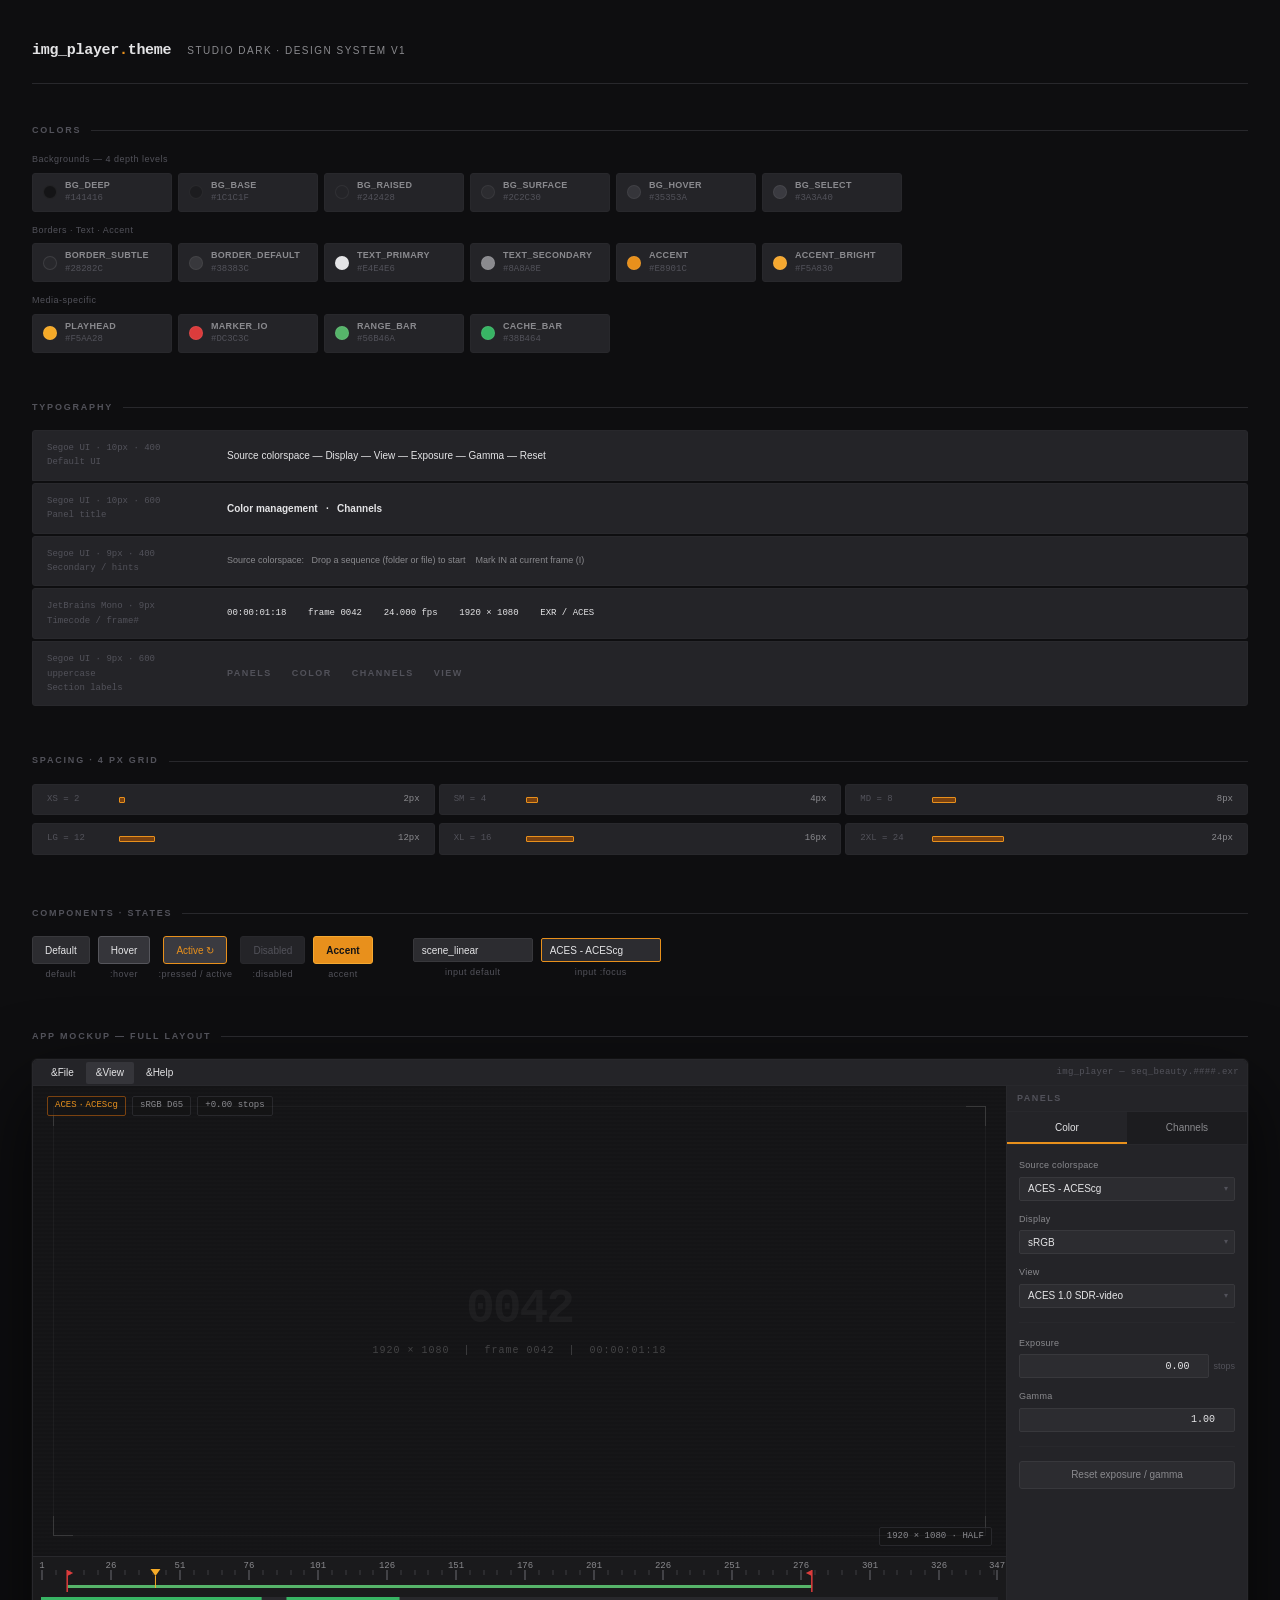
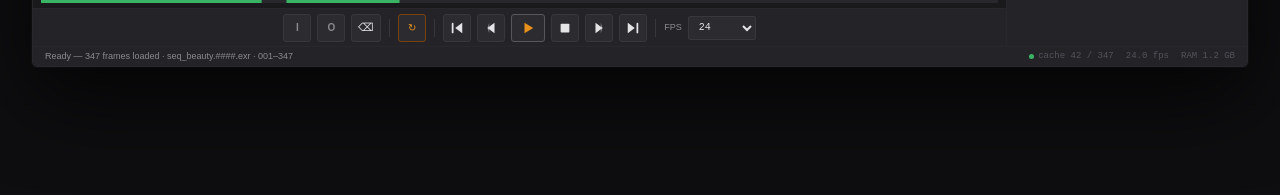
<file: ui_mockup.html>
<!DOCTYPE html>
<html lang="en">
<head>
<meta charset="UTF-8">
<meta name="viewport" content="width=device-width, initial-scale=1.0">
<title>img_player — Studio Dark · Design Charter</title>
<style>
  /* ── Reset & Base ─────────────────────────────────────────────────── */
  *, *::before, *::after { box-sizing: border-box; margin: 0; padding: 0; }

  :root {
    --bg-deep:    #141416;
    --bg-base:    #1C1C1F;
    --bg-raised:  #242428;
    --bg-surface: #2C2C30;
    --bg-hover:   #35353A;
    --bg-select:  #3A3A40;

    --border-subtle:  #28282C;
    --border-default: #38383C;
    --border-strong:  #56565C;

    --text-primary:   #E4E4E6;
    --text-secondary: #8A8A8E;
    --text-disabled:  #52525A;

    --accent:        #E8901C;
    --accent-bright: #F5A830;
    --accent-dim:    #7A4210;

    --playhead:   #F5AA28;
    --marker-io:  #DC3C3C;
    --range-bar:  #56B46A;
    --cache-bar:  #38B464;

    --font-ui:   'Segoe UI', 'Helvetica Neue', sans-serif;
    --font-mono: 'JetBrains Mono', 'Consolas', monospace;

    --radius-sm: 2px;
    --radius-md: 3px;
    --radius-lg: 5px;
  }

  body {
    background: #0E0E10;
    color: var(--text-primary);
    font-family: var(--font-ui);
    font-size: 11px;
    line-height: 1.5;
  }

  /* ── Page scaffold ────────────────────────────────────────────────── */
  .page {
    max-width: 1280px;
    margin: 0 auto;
    padding: 40px 32px 80px;
  }

  /* ── Charter header ───────────────────────────────────────────────── */
  .charter-header {
    display: flex;
    align-items: baseline;
    gap: 16px;
    margin-bottom: 40px;
    padding-bottom: 20px;
    border-bottom: 1px solid var(--border-subtle);
  }
  .charter-header h1 {
    font-family: var(--font-mono);
    font-size: 15px;
    font-weight: 600;
    color: var(--text-primary);
    letter-spacing: -0.3px;
  }
  .charter-header .tagline {
    font-size: 10px;
    color: var(--text-secondary);
    letter-spacing: 1.5px;
    text-transform: uppercase;
  }
  .accent-dot {
    color: var(--accent);
  }

  /* ── Section titles ───────────────────────────────────────────────── */
  .section {
    margin-bottom: 48px;
  }
  .section-label {
    font-size: 9px;
    font-weight: 600;
    letter-spacing: 1.8px;
    text-transform: uppercase;
    color: var(--text-disabled);
    margin-bottom: 16px;
    display: flex;
    align-items: center;
    gap: 10px;
  }
  .section-label::after {
    content: '';
    flex: 1;
    height: 1px;
    background: var(--border-subtle);
  }

  /* ── Color swatches ───────────────────────────────────────────────── */
  .swatch-grid {
    display: grid;
    grid-template-columns: repeat(auto-fill, minmax(100px, 1fr));
    gap: 8px;
  }
  .swatch {
    border-radius: var(--radius-md);
    overflow: hidden;
    border: 1px solid var(--border-subtle);
  }
  .swatch-color {
    height: 44px;
  }
  .swatch-info {
    background: var(--bg-raised);
    padding: 6px 8px;
  }
  .swatch-name {
    font-size: 9px;
    font-weight: 600;
    color: var(--text-secondary);
    text-transform: uppercase;
    letter-spacing: 0.5px;
  }
  .swatch-hex {
    font-family: var(--font-mono);
    font-size: 9px;
    color: var(--text-disabled);
    margin-top: 2px;
  }
  .swatch-group {
    margin-bottom: 12px;
  }
  .swatch-group-label {
    font-size: 9px;
    color: var(--text-disabled);
    margin-bottom: 6px;
    letter-spacing: 0.5px;
  }
  .swatch-row {
    display: flex;
    gap: 6px;
    flex-wrap: wrap;
  }
  .swatch-pill {
    display: flex;
    align-items: center;
    gap: 8px;
    background: var(--bg-raised);
    border: 1px solid var(--border-subtle);
    border-radius: var(--radius-md);
    padding: 5px 10px;
    min-width: 140px;
  }
  .swatch-dot {
    width: 14px;
    height: 14px;
    border-radius: 50%;
    flex-shrink: 0;
    border: 1px solid rgba(255,255,255,0.06);
  }
  .swatch-pill-info {}
  .swatch-pill-name {
    font-size: 9px;
    font-weight: 600;
    color: var(--text-secondary);
    letter-spacing: 0.3px;
  }
  .swatch-pill-hex {
    font-family: var(--font-mono);
    font-size: 9px;
    color: var(--text-disabled);
  }

  /* ── Typography ───────────────────────────────────────────────────── */
  .type-grid {
    display: flex;
    flex-direction: column;
    gap: 2px;
  }
  .type-row {
    display: flex;
    align-items: center;
    padding: 10px 14px;
    background: var(--bg-raised);
    border: 1px solid var(--border-subtle);
    border-radius: var(--radius-md);
    gap: 20px;
  }
  .type-row:first-child { border-radius: var(--radius-md) var(--radius-md) 0 0; }
  .type-row:last-child  { border-radius: 0 0 var(--radius-md) var(--radius-md); }
  .type-spec {
    width: 160px;
    flex-shrink: 0;
    font-family: var(--font-mono);
    font-size: 9px;
    color: var(--text-disabled);
    line-height: 1.6;
  }
  .type-sample {
    flex: 1;
  }

  /* ── Spacing scale ────────────────────────────────────────────────── */
  .spacing-row {
    display: flex;
    align-items: center;
    gap: 12px;
    padding: 8px 14px;
    background: var(--bg-raised);
    border: 1px solid var(--border-subtle);
    border-radius: var(--radius-md);
    margin-bottom: 4px;
  }
  .spacing-label {
    font-family: var(--font-mono);
    font-size: 9px;
    color: var(--text-disabled);
    width: 60px;
    flex-shrink: 0;
  }
  .spacing-bar-wrap {
    flex: 1;
    display: flex;
    align-items: center;
  }
  .spacing-bar {
    height: 6px;
    background: var(--accent-dim);
    border-radius: 1px;
    border: 1px solid var(--accent);
  }
  .spacing-value {
    font-family: var(--font-mono);
    font-size: 9px;
    color: var(--text-secondary);
    width: 30px;
    text-align: right;
    flex-shrink: 0;
  }

  /* ── Button states ────────────────────────────────────────────────── */
  .btn-row {
    display: flex;
    gap: 8px;
    align-items: center;
    flex-wrap: wrap;
  }
  .ds-btn {
    height: 28px;
    padding: 0 12px;
    border: 1px solid var(--border-default);
    border-radius: var(--radius-md);
    background: var(--bg-surface);
    color: var(--text-primary);
    font-family: var(--font-ui);
    font-size: 10px;
    cursor: pointer;
    white-space: nowrap;
    display: inline-flex;
    align-items: center;
    gap: 6px;
  }
  .ds-btn.state-hover  { background: var(--bg-hover); border-color: var(--border-strong); }
  .ds-btn.state-active { background: var(--bg-select); border-color: var(--accent); color: var(--accent); }
  .ds-btn.state-disabled { color: var(--text-disabled); border-color: var(--border-subtle); background: var(--bg-raised); }
  .ds-btn.state-accent { background: var(--accent); border-color: var(--accent-bright); color: #141416; font-weight: 600; }
  .ds-input {
    height: 24px;
    padding: 0 8px;
    border: 1px solid var(--border-default);
    border-radius: var(--radius-sm);
    background: var(--bg-surface);
    color: var(--text-primary);
    font-family: var(--font-ui);
    font-size: 10px;
    width: 120px;
    outline: none;
  }
  .ds-input.state-focus { border-color: var(--accent); }
  .state-label {
    font-size: 9px;
    color: var(--text-disabled);
    letter-spacing: 0.5px;
    text-align: center;
    margin-top: 4px;
  }
  .btn-state-item { display: flex; flex-direction: column; align-items: center; }

  /* ═══════════════════════════════════════════════════════════════════
     APP MOCKUP
  ═══════════════════════════════════════════════════════════════════ */
  .mockup-wrapper {
    background: var(--bg-deep);
    border: 1px solid var(--border-subtle);
    border-radius: var(--radius-lg);
    overflow: hidden;
    box-shadow: 0 32px 80px rgba(0,0,0,0.7), 0 0 0 1px rgba(255,255,255,0.03);
  }

  /* ── Menu bar ─────────────────────────────────────────────────────── */
  .mock-menubar {
    background: var(--bg-raised);
    border-bottom: 1px solid var(--border-subtle);
    display: flex;
    align-items: center;
    height: 26px;
    padding: 0 8px;
    gap: 2px;
  }
  .mock-menu-item {
    padding: 0 10px;
    height: 22px;
    line-height: 22px;
    font-size: 10px;
    color: var(--text-primary);
    border-radius: var(--radius-sm);
    cursor: default;
  }
  .mock-menu-item.active {
    background: var(--bg-hover);
  }
  .mock-app-title {
    margin-left: auto;
    font-family: var(--font-mono);
    font-size: 9px;
    color: var(--text-disabled);
    letter-spacing: 0.3px;
  }

  /* ── Main content row ─────────────────────────────────────────────── */
  .mock-body {
    display: flex;
    height: 560px;
  }

  /* ── Viewer area ──────────────────────────────────────────────────── */
  .mock-viewer-col {
    flex: 1;
    display: flex;
    flex-direction: column;
    min-width: 0;
    border-right: 1px solid var(--border-subtle);
  }

  .mock-viewport {
    flex: 1;
    background: var(--bg-deep);
    position: relative;
    overflow: hidden;
    display: flex;
    align-items: center;
    justify-content: center;
  }

  /* Subtle film-grain texture overlay */
  .mock-viewport::before {
    content: '';
    position: absolute;
    inset: 0;
    background-image:
      repeating-linear-gradient(
        0deg,
        transparent,
        transparent 2px,
        rgba(255,255,255,0.008) 2px,
        rgba(255,255,255,0.008) 4px
      );
    pointer-events: none;
  }

  /* Corner brackets to suggest frame boundary */
  .mock-viewport::after {
    content: '';
    position: absolute;
    inset: 20px;
    border: 1px solid rgba(255,255,255,0.04);
    pointer-events: none;
  }

  .viewport-bracket {
    position: absolute;
    width: 20px;
    height: 20px;
    border-color: rgba(255,255,255,0.12);
    border-style: solid;
    border-width: 0;
  }
  .viewport-bracket.tl { top: 20px; left: 20px; border-top-width: 1px; border-left-width: 1px; }
  .viewport-bracket.tr { top: 20px; right: 20px; border-top-width: 1px; border-right-width: 1px; }
  .viewport-bracket.bl { bottom: 20px; left: 20px; border-bottom-width: 1px; border-left-width: 1px; }
  .viewport-bracket.br { bottom: 20px; right: 20px; border-bottom-width: 1px; border-right-width: 1px; }

  .viewport-info {
    text-align: center;
    pointer-events: none;
  }
  .viewport-frame-num {
    font-family: var(--font-mono);
    font-size: 48px;
    font-weight: 600;
    color: rgba(255,255,255,0.04);
    letter-spacing: -2px;
    line-height: 1;
    display: block;
    margin-bottom: 8px;
  }
  .viewport-meta {
    font-family: var(--font-mono);
    font-size: 10px;
    color: rgba(255,255,255,0.2);
    letter-spacing: 1px;
  }

  /* Overlay HUD badges */
  .viewport-hud {
    position: absolute;
    top: 10px;
    left: 14px;
    display: flex;
    gap: 6px;
  }
  .hud-badge {
    background: rgba(20,20,22,0.75);
    border: 1px solid var(--border-subtle);
    border-radius: var(--radius-sm);
    padding: 2px 7px;
    font-family: var(--font-mono);
    font-size: 9px;
    color: var(--text-secondary);
    backdrop-filter: blur(4px);
  }
  .hud-badge.accent-badge {
    border-color: var(--accent-dim);
    color: var(--accent);
  }

  .viewport-hud-br {
    position: absolute;
    bottom: 10px;
    right: 14px;
  }

  /* ── Timeline ─────────────────────────────────────────────────────── */
  .mock-timeline {
    height: 52px;
    background: #1A1A1C;
    border-top: 1px solid var(--border-subtle);
    position: relative;
    overflow: hidden;
    flex-shrink: 0;
  }

  .timeline-canvas {
    width: 100%;
    height: 100%;
  }

  /* ── Transport bar ────────────────────────────────────────────────── */
  .mock-transport {
    height: 38px;
    background: var(--bg-raised);
    border-top: 1px solid var(--border-subtle);
    display: flex;
    align-items: center;
    padding: 0 10px;
    gap: 6px;
    flex-shrink: 0;
  }

  .t-spacer { flex: 1; }

  .t-sep {
    width: 1px;
    height: 18px;
    background: var(--border-default);
    flex-shrink: 0;
    margin: 0 2px;
  }

  .t-btn {
    height: 28px;
    min-width: 28px;
    border: 1px solid var(--border-default);
    border-radius: var(--radius-md);
    background: var(--bg-surface);
    color: var(--text-primary);
    font-family: var(--font-ui);
    font-size: 10px;
    cursor: pointer;
    display: inline-flex;
    align-items: center;
    justify-content: center;
    padding: 0 6px;
    flex-shrink: 0;
    white-space: nowrap;
  }
  .t-btn:hover { background: var(--bg-hover); border-color: var(--border-strong); }
  .t-btn.play-btn {
    background: var(--bg-surface);
    border-color: var(--border-strong);
    min-width: 34px;
  }
  .t-btn.loop-btn {
    color: var(--accent);
    border-color: var(--accent-dim);
  }
  .t-btn.marker-btn {
    font-weight: 600;
    letter-spacing: -0.3px;
    color: var(--text-secondary);
  }
  .t-fps-combo {
    height: 24px;
    width: 68px;
    border: 1px solid var(--border-default);
    border-radius: var(--radius-sm);
    background: var(--bg-surface);
    color: var(--text-primary);
    font-family: var(--font-mono);
    font-size: 10px;
    padding: 0 6px;
    flex-shrink: 0;
  }
  .t-fps-label {
    font-size: 9px;
    color: var(--text-secondary);
  }

  /* SVG icons */
  .icon-svg {
    width: 14px;
    height: 14px;
    fill: currentColor;
    flex-shrink: 0;
  }

  /* ── Right dock ───────────────────────────────────────────────────── */
  .mock-dock {
    width: 240px;
    flex-shrink: 0;
    display: flex;
    flex-direction: column;
    background: var(--bg-raised);
  }

  .dock-title-bar {
    height: 26px;
    background: var(--bg-raised);
    border-bottom: 1px solid var(--border-subtle);
    display: flex;
    align-items: center;
    padding: 0 10px;
    font-size: 9px;
    font-weight: 600;
    letter-spacing: 1.5px;
    text-transform: uppercase;
    color: var(--text-disabled);
  }

  .dock-tabs {
    display: flex;
    background: var(--bg-base);
    border-bottom: 1px solid var(--border-subtle);
  }
  .dock-tab {
    flex: 1;
    height: 32px;
    display: flex;
    align-items: center;
    justify-content: center;
    font-size: 10px;
    color: var(--text-secondary);
    cursor: pointer;
    border-bottom: 2px solid transparent;
  }
  .dock-tab.active {
    color: var(--text-primary);
    border-bottom-color: var(--accent);
    background: var(--bg-raised);
  }

  .dock-content {
    flex: 1;
    padding: 14px 12px;
    overflow-y: auto;
  }

  .form-group {
    margin-bottom: 12px;
  }
  .form-label {
    display: block;
    font-size: 9px;
    color: var(--text-secondary);
    margin-bottom: 4px;
    letter-spacing: 0.3px;
  }
  .form-combo, .form-spin {
    width: 100%;
    height: 24px;
    border: 1px solid var(--border-default);
    border-radius: var(--radius-sm);
    background: var(--bg-surface);
    color: var(--text-primary);
    font-family: var(--font-ui);
    font-size: 10px;
    padding: 0 8px;
    appearance: none;
  }
  .form-combo-wrap {
    position: relative;
  }
  .form-combo-arrow {
    position: absolute;
    right: 7px;
    top: 50%;
    transform: translateY(-50%);
    color: var(--text-disabled);
    font-size: 8px;
    pointer-events: none;
  }
  .form-spin-row {
    display: flex;
    align-items: center;
    gap: 4px;
  }
  .form-spin {
    width: auto;
    flex: 1;
    font-family: var(--font-mono);
    text-align: right;
    padding-right: 4px;
  }
  .form-spin-suffix {
    font-size: 9px;
    color: var(--text-disabled);
    white-space: nowrap;
  }
  .form-divider {
    height: 1px;
    background: var(--border-subtle);
    margin: 14px 0;
  }
  .form-reset-btn {
    width: 100%;
    height: 28px;
    border: 1px solid var(--border-default);
    border-radius: var(--radius-md);
    background: var(--bg-surface);
    color: var(--text-secondary);
    font-family: var(--font-ui);
    font-size: 10px;
    cursor: pointer;
  }
  .form-reset-btn:hover {
    background: var(--bg-hover);
    color: var(--text-primary);
    border-color: var(--border-strong);
  }

  .dock-channels-content {
    padding: 12px;
    display: none;
    flex-direction: column;
    gap: 4px;
  }
  .ch-row {
    display: flex;
    align-items: center;
    padding: 5px 8px;
    border-radius: var(--radius-sm);
    gap: 8px;
    cursor: pointer;
  }
  .ch-row.active {
    background: var(--bg-select);
  }
  .ch-row:hover:not(.active) {
    background: var(--bg-hover);
  }
  .ch-dot {
    width: 8px;
    height: 8px;
    border-radius: 50%;
    flex-shrink: 0;
  }
  .ch-name {
    font-family: var(--font-mono);
    font-size: 10px;
    color: var(--text-primary);
    flex: 1;
  }
  .ch-type {
    font-size: 9px;
    color: var(--text-disabled);
  }

  /* ── Status bar ───────────────────────────────────────────────────── */
  .mock-statusbar {
    background: var(--bg-raised);
    border-top: 1px solid var(--border-subtle);
    height: 20px;
    display: flex;
    align-items: center;
    padding: 0 12px;
    gap: 16px;
  }
  .status-msg {
    font-size: 9px;
    color: var(--text-secondary);
    flex: 1;
  }
  .status-perf {
    font-family: var(--font-mono);
    font-size: 9px;
    color: var(--text-disabled);
    display: flex;
    gap: 12px;
  }
  .status-perf span {
    display: flex;
    align-items: center;
    gap: 4px;
  }
  .perf-dot {
    width: 5px;
    height: 5px;
    border-radius: 50%;
    background: var(--cache-bar);
  }
</style>
</head>
<body>

<div class="page">

  <!-- ── Charter header ─────────────────────────────────────────────── -->
  <div class="charter-header">
    <h1>img_player<span class="accent-dot">.</span>theme</h1>
    <span class="tagline">Studio Dark · Design System v1</span>
  </div>

  <!-- ═══════════════════════════ DESIGN SYSTEM ═══════════════════════ -->

  <!-- Colors -->
  <div class="section">
    <div class="section-label">Colors</div>

    <!-- Background scale -->
    <div class="swatch-group">
      <div class="swatch-group-label">Backgrounds — 4 depth levels</div>
      <div class="swatch-row">
        <div class="swatch-pill">
          <div class="swatch-dot" style="background:#141416"></div>
          <div class="swatch-pill-info">
            <div class="swatch-pill-name">BG_DEEP</div>
            <div class="swatch-pill-hex">#141416</div>
          </div>
        </div>
        <div class="swatch-pill">
          <div class="swatch-dot" style="background:#1C1C1F"></div>
          <div class="swatch-pill-info">
            <div class="swatch-pill-name">BG_BASE</div>
            <div class="swatch-pill-hex">#1C1C1F</div>
          </div>
        </div>
        <div class="swatch-pill">
          <div class="swatch-dot" style="background:#242428"></div>
          <div class="swatch-pill-info">
            <div class="swatch-pill-name">BG_RAISED</div>
            <div class="swatch-pill-hex">#242428</div>
          </div>
        </div>
        <div class="swatch-pill">
          <div class="swatch-dot" style="background:#2C2C30"></div>
          <div class="swatch-pill-info">
            <div class="swatch-pill-name">BG_SURFACE</div>
            <div class="swatch-pill-hex">#2C2C30</div>
          </div>
        </div>
        <div class="swatch-pill">
          <div class="swatch-dot" style="background:#35353A"></div>
          <div class="swatch-pill-info">
            <div class="swatch-pill-name">BG_HOVER</div>
            <div class="swatch-pill-hex">#35353A</div>
          </div>
        </div>
        <div class="swatch-pill">
          <div class="swatch-dot" style="background:#3A3A40"></div>
          <div class="swatch-pill-info">
            <div class="swatch-pill-name">BG_SELECT</div>
            <div class="swatch-pill-hex">#3A3A40</div>
          </div>
        </div>
      </div>
    </div>

    <!-- Borders & Text -->
    <div class="swatch-group" style="margin-top:10px">
      <div class="swatch-group-label">Borders · Text · Accent</div>
      <div class="swatch-row">
        <div class="swatch-pill">
          <div class="swatch-dot" style="background:#28282C;border-color:rgba(255,255,255,0.1)"></div>
          <div class="swatch-pill-info">
            <div class="swatch-pill-name">BORDER_SUBTLE</div>
            <div class="swatch-pill-hex">#28282C</div>
          </div>
        </div>
        <div class="swatch-pill">
          <div class="swatch-dot" style="background:#38383C"></div>
          <div class="swatch-pill-info">
            <div class="swatch-pill-name">BORDER_DEFAULT</div>
            <div class="swatch-pill-hex">#38383C</div>
          </div>
        </div>
        <div class="swatch-pill">
          <div class="swatch-dot" style="background:#E4E4E6"></div>
          <div class="swatch-pill-info">
            <div class="swatch-pill-name">TEXT_PRIMARY</div>
            <div class="swatch-pill-hex">#E4E4E6</div>
          </div>
        </div>
        <div class="swatch-pill">
          <div class="swatch-dot" style="background:#8A8A8E"></div>
          <div class="swatch-pill-info">
            <div class="swatch-pill-name">TEXT_SECONDARY</div>
            <div class="swatch-pill-hex">#8A8A8E</div>
          </div>
        </div>
        <div class="swatch-pill">
          <div class="swatch-dot" style="background:#E8901C"></div>
          <div class="swatch-pill-info">
            <div class="swatch-pill-name">ACCENT</div>
            <div class="swatch-pill-hex">#E8901C</div>
          </div>
        </div>
        <div class="swatch-pill">
          <div class="swatch-dot" style="background:#F5A830"></div>
          <div class="swatch-pill-info">
            <div class="swatch-pill-name">ACCENT_BRIGHT</div>
            <div class="swatch-pill-hex">#F5A830</div>
          </div>
        </div>
      </div>
    </div>

    <!-- Media colours -->
    <div class="swatch-group" style="margin-top:10px">
      <div class="swatch-group-label">Media-specific</div>
      <div class="swatch-row">
        <div class="swatch-pill">
          <div class="swatch-dot" style="background:#F5AA28"></div>
          <div class="swatch-pill-info">
            <div class="swatch-pill-name">PLAYHEAD</div>
            <div class="swatch-pill-hex">#F5AA28</div>
          </div>
        </div>
        <div class="swatch-pill">
          <div class="swatch-dot" style="background:#DC3C3C"></div>
          <div class="swatch-pill-info">
            <div class="swatch-pill-name">MARKER_IO</div>
            <div class="swatch-pill-hex">#DC3C3C</div>
          </div>
        </div>
        <div class="swatch-pill">
          <div class="swatch-dot" style="background:#56B46A"></div>
          <div class="swatch-pill-info">
            <div class="swatch-pill-name">RANGE_BAR</div>
            <div class="swatch-pill-hex">#56B46A</div>
          </div>
        </div>
        <div class="swatch-pill">
          <div class="swatch-dot" style="background:#38B464"></div>
          <div class="swatch-pill-info">
            <div class="swatch-pill-name">CACHE_BAR</div>
            <div class="swatch-pill-hex">#38B464</div>
          </div>
        </div>
      </div>
    </div>
  </div>

  <!-- Typography -->
  <div class="section">
    <div class="section-label">Typography</div>
    <div class="type-grid">
      <div class="type-row">
        <div class="type-spec">Segoe UI · 10px · 400<br>Default UI</div>
        <div class="type-sample" style="font-family:var(--font-ui);font-size:10px;color:var(--text-primary)">Source colorspace — Display — View — Exposure — Gamma — Reset</div>
      </div>
      <div class="type-row">
        <div class="type-spec">Segoe UI · 10px · 600<br>Panel title</div>
        <div class="type-sample" style="font-family:var(--font-ui);font-size:10px;font-weight:600;color:var(--text-primary)">Color management &nbsp;&nbsp;·&nbsp;&nbsp; Channels</div>
      </div>
      <div class="type-row">
        <div class="type-spec">Segoe UI · 9px · 400<br>Secondary / hints</div>
        <div class="type-sample" style="font-family:var(--font-ui);font-size:9px;color:var(--text-secondary)">Source colorspace:&nbsp;&nbsp; Drop a sequence (folder or file) to start &nbsp;&nbsp; Mark IN at current frame (I)</div>
      </div>
      <div class="type-row">
        <div class="type-spec">JetBrains Mono · 9px<br>Timecode / frame#</div>
        <div class="type-sample" style="font-family:var(--font-mono);font-size:9px;color:var(--text-primary)">00:00:01:18 &nbsp;&nbsp; frame 0042 &nbsp;&nbsp; 24.000 fps &nbsp;&nbsp; 1920 × 1080 &nbsp;&nbsp; EXR / ACES</div>
      </div>
      <div class="type-row">
        <div class="type-spec">Segoe UI · 9px · 600 uppercase<br>Section labels</div>
        <div class="type-sample" style="font-family:var(--font-ui);font-size:9px;font-weight:600;letter-spacing:1.5px;text-transform:uppercase;color:var(--text-disabled)">Panels &nbsp;&nbsp;&nbsp; Color &nbsp;&nbsp;&nbsp; Channels &nbsp;&nbsp;&nbsp; View</div>
      </div>
    </div>
  </div>

  <!-- Spacing -->
  <div class="section">
    <div class="section-label">Spacing · 4 px grid</div>
    <div style="display:grid;grid-template-columns:repeat(3,1fr);gap:4px;">
      <div class="spacing-row"><span class="spacing-label">XS = 2</span><div class="spacing-bar-wrap"><div class="spacing-bar" style="width:6px"></div></div><span class="spacing-value">2px</span></div>
      <div class="spacing-row"><span class="spacing-label">SM = 4</span><div class="spacing-bar-wrap"><div class="spacing-bar" style="width:12px"></div></div><span class="spacing-value">4px</span></div>
      <div class="spacing-row"><span class="spacing-label">MD = 8</span><div class="spacing-bar-wrap"><div class="spacing-bar" style="width:24px"></div></div><span class="spacing-value">8px</span></div>
      <div class="spacing-row"><span class="spacing-label">LG = 12</span><div class="spacing-bar-wrap"><div class="spacing-bar" style="width:36px"></div></div><span class="spacing-value">12px</span></div>
      <div class="spacing-row"><span class="spacing-label">XL = 16</span><div class="spacing-bar-wrap"><div class="spacing-bar" style="width:48px"></div></div><span class="spacing-value">16px</span></div>
      <div class="spacing-row"><span class="spacing-label">2XL = 24</span><div class="spacing-bar-wrap"><div class="spacing-bar" style="width:72px"></div></div><span class="spacing-value">24px</span></div>
    </div>
  </div>

  <!-- Component states -->
  <div class="section">
    <div class="section-label">Components · States</div>
    <div class="btn-row" style="margin-bottom:16px;">
      <div class="btn-state-item">
        <button class="ds-btn">Default</button>
        <div class="state-label">default</div>
      </div>
      <div class="btn-state-item">
        <button class="ds-btn state-hover">Hover</button>
        <div class="state-label">:hover</div>
      </div>
      <div class="btn-state-item">
        <button class="ds-btn state-active">Active ↻</button>
        <div class="state-label">:pressed / active</div>
      </div>
      <div class="btn-state-item">
        <button class="ds-btn state-disabled" disabled>Disabled</button>
        <div class="state-label">:disabled</div>
      </div>
      <div class="btn-state-item">
        <button class="ds-btn state-accent">Accent</button>
        <div class="state-label">accent</div>
      </div>
      <div style="width:24px"></div>
      <div class="btn-state-item">
        <input class="ds-input" value="scene_linear">
        <div class="state-label">input default</div>
      </div>
      <div class="btn-state-item">
        <input class="ds-input state-focus" value="ACES - ACEScg">
        <div class="state-label">input :focus</div>
      </div>
    </div>
  </div>

  <!-- ═══════════════════════════ APP MOCKUP ══════════════════════════ -->
  <div class="section">
    <div class="section-label">App mockup — full layout</div>

    <div class="mockup-wrapper">

      <!-- Menu bar -->
      <div class="mock-menubar">
        <div class="mock-menu-item">&File</div>
        <div class="mock-menu-item active">&View</div>
        <div class="mock-menu-item">&Help</div>
        <div class="mock-app-title">img_player — seq_beauty.####.exr</div>
      </div>

      <!-- Body: viewer col + dock -->
      <div class="mock-body">

        <!-- Viewer column -->
        <div class="mock-viewer-col">

          <!-- Viewport -->
          <div class="mock-viewport">
            <div class="viewport-bracket tl"></div>
            <div class="viewport-bracket tr"></div>
            <div class="viewport-bracket bl"></div>
            <div class="viewport-bracket br"></div>

            <!-- HUD top-left -->
            <div class="viewport-hud">
              <div class="hud-badge accent-badge">ACES&thinsp;·&thinsp;ACEScg</div>
              <div class="hud-badge">sRGB D65</div>
              <div class="hud-badge">+0.00 stops</div>
            </div>

            <!-- HUD bottom-right -->
            <div class="viewport-hud-br">
              <div class="hud-badge" style="font-family:var(--font-mono);font-size:9px;">1920 × 1080 · HALF</div>
            </div>

            <!-- Center info -->
            <div class="viewport-info">
              <span class="viewport-frame-num">0042</span>
              <span class="viewport-meta">1920 × 1080 &nbsp;|&nbsp; frame 0042 &nbsp;|&nbsp; 00:00:01:18</span>
            </div>
          </div>

          <!-- Timeline -->
          <div class="mock-timeline">
            <canvas class="timeline-canvas" id="timelineCanvas"></canvas>
          </div>

          <!-- Transport bar -->
          <div class="mock-transport">
            <div class="t-spacer"></div>

            <!-- In/Out markers -->
            <button class="t-btn marker-btn" title="Mark IN (I)">I</button>
            <button class="t-btn marker-btn" title="Mark OUT (O)">O</button>
            <button class="t-btn" title="Clear IN/OUT (Shift+R)" style="font-size:11px;">⌫</button>

            <div class="t-sep"></div>

            <!-- Loop mode -->
            <button class="t-btn loop-btn" title="Loop mode">↻</button>

            <div class="t-sep"></div>

            <!-- Playback -->
            <!-- First frame -->
            <button class="t-btn" title="First frame (Home)">
              <svg class="icon-svg" viewBox="0 0 16 16"><rect x="2" y="2" width="2" height="12" rx="1"/><polygon points="14,2 6,8 14,14"/></svg>
            </button>
            <!-- Prev frame -->
            <button class="t-btn" title="Previous frame (Left)">
              <svg class="icon-svg" viewBox="0 0 16 16"><polygon points="12,2 4,8 12,14"/><polygon points="6,2 4,8 6,14" opacity="0.5"/></svg>
            </button>
            <!-- Play -->
            <button class="t-btn play-btn" title="Play / Pause (Space)">
              <svg class="icon-svg" viewBox="0 0 16 16"><polygon points="4,2 14,8 4,14" fill="var(--accent)"/></svg>
            </button>
            <!-- Stop -->
            <button class="t-btn" title="Stop">
              <svg class="icon-svg" viewBox="0 0 16 16"><rect x="3" y="3" width="10" height="10" rx="1"/></svg>
            </button>
            <!-- Next frame -->
            <button class="t-btn" title="Next frame (Right)">
              <svg class="icon-svg" viewBox="0 0 16 16"><polygon points="4,2 12,8 4,14"/><polygon points="10,2 12,8 10,14" opacity="0.5"/></svg>
            </button>
            <!-- Last frame -->
            <button class="t-btn" title="Last frame (End)">
              <svg class="icon-svg" viewBox="0 0 16 16"><rect x="12" y="2" width="2" height="12" rx="1"/><polygon points="2,2 10,8 2,14"/></svg>
            </button>

            <div class="t-sep"></div>

            <span class="t-fps-label">FPS</span>
            <select class="t-fps-combo">
              <option>23.976</option>
              <option selected>24</option>
              <option>25</option>
              <option>29.97</option>
              <option>30</option>
            </select>

            <div class="t-spacer"></div>
          </div>

        </div><!-- /viewer-col -->

        <!-- Right dock -->
        <div class="mock-dock">
          <div class="dock-title-bar">Panels</div>

          <div class="dock-tabs">
            <div class="dock-tab active" id="tab-color" onclick="switchTab('color')">Color</div>
            <div class="dock-tab" id="tab-channels" onclick="switchTab('channels')">Channels</div>
          </div>

          <!-- Color panel -->
          <div class="dock-content" id="panel-color">
            <div class="form-group">
              <label class="form-label">Source colorspace</label>
              <div class="form-combo-wrap">
                <select class="form-combo">
                  <option>ACES - ACEScg</option>
                  <option>scene_linear</option>
                  <option>sRGB</option>
                </select>
                <span class="form-combo-arrow">▾</span>
              </div>
            </div>
            <div class="form-group">
              <label class="form-label">Display</label>
              <div class="form-combo-wrap">
                <select class="form-combo">
                  <option>sRGB</option>
                  <option>Rec.709</option>
                  <option>P3-D65</option>
                </select>
                <span class="form-combo-arrow">▾</span>
              </div>
            </div>
            <div class="form-group">
              <label class="form-label">View</label>
              <div class="form-combo-wrap">
                <select class="form-combo">
                  <option>ACES 1.0 SDR-video</option>
                  <option>Un-tone-mapped</option>
                  <option>Log</option>
                </select>
                <span class="form-combo-arrow">▾</span>
              </div>
            </div>

            <div class="form-divider"></div>

            <div class="form-group">
              <label class="form-label">Exposure</label>
              <div class="form-spin-row">
                <input class="form-spin" type="number" value="0.00" step="0.25" min="-6" max="6">
                <span class="form-spin-suffix">stops</span>
              </div>
            </div>
            <div class="form-group">
              <label class="form-label">Gamma</label>
              <div class="form-spin-row">
                <input class="form-spin" type="number" value="1.00" step="0.05" min="0.1" max="4">
              </div>
            </div>

            <div class="form-divider"></div>

            <button class="form-reset-btn">Reset exposure / gamma</button>
          </div>

          <!-- Channels panel (hidden by default) -->
          <div class="dock-channels-content" id="panel-channels">
            <div class="ch-row active">
              <div class="ch-dot" style="background:#E4E4E6"></div>
              <span class="ch-name">RGB</span>
              <span class="ch-type">composite</span>
            </div>
            <div class="ch-row">
              <div class="ch-dot" style="background:#C04040"></div>
              <span class="ch-name">R</span>
              <span class="ch-type">float16</span>
            </div>
            <div class="ch-row">
              <div class="ch-dot" style="background:#40A840"></div>
              <span class="ch-name">G</span>
              <span class="ch-type">float16</span>
            </div>
            <div class="ch-row">
              <div class="ch-dot" style="background:#4080C0"></div>
              <span class="ch-name">B</span>
              <span class="ch-type">float16</span>
            </div>
            <div class="ch-row">
              <div class="ch-dot" style="background:#8A8A8E"></div>
              <span class="ch-name">A</span>
              <span class="ch-type">float16</span>
            </div>
            <div style="height:8px"></div>
            <div class="ch-row">
              <div class="ch-dot" style="background:#7A4210"></div>
              <span class="ch-name">depth.Z</span>
              <span class="ch-type">float32</span>
            </div>
            <div class="ch-row">
              <div class="ch-dot" style="background:#56565C"></div>
              <span class="ch-name">N.X</span>
              <span class="ch-type">float16</span>
            </div>
            <div class="ch-row">
              <div class="ch-dot" style="background:#56565C"></div>
              <span class="ch-name">N.Y</span>
              <span class="ch-type">float16</span>
            </div>
            <div class="ch-row">
              <div class="ch-dot" style="background:#56565C"></div>
              <span class="ch-name">N.Z</span>
              <span class="ch-type">float16</span>
            </div>
          </div>

        </div><!-- /dock -->

      </div><!-- /mock-body -->

      <!-- Status bar -->
      <div class="mock-statusbar">
        <span class="status-msg">Ready — 347 frames loaded · seq_beauty.####.exr · 001–347</span>
        <div class="status-perf">
          <span><span class="perf-dot"></span>cache 42 / 347</span>
          <span>24.0 fps</span>
          <span>RAM 1.2 GB</span>
        </div>
      </div>

    </div><!-- /mockup-wrapper -->
  </div>

</div><!-- /page -->

<script>
  // ── Tab switching ───────────────────────────────────────────────────
  function switchTab(name) {
    ['color', 'channels'].forEach(t => {
      document.getElementById('tab-' + t).classList.toggle('active', t === name);
    });
    const colorPanel = document.getElementById('panel-color');
    const chPanel = document.getElementById('panel-channels');
    if (name === 'color') {
      colorPanel.style.display = '';
      chPanel.style.display = 'none';
    } else {
      colorPanel.style.display = 'none';
      chPanel.style.display = 'flex';
    }
  }

  // ── Timeline canvas ─────────────────────────────────────────────────
  (function drawTimeline() {
    const canvas = document.getElementById('timelineCanvas');
    if (!canvas) return;

    const dpr = window.devicePixelRatio || 1;

    function resize() {
      const rect = canvas.parentElement.getBoundingClientRect();
      canvas.width  = rect.width  * dpr;
      canvas.height = rect.height * dpr;
      canvas.style.width  = rect.width  + 'px';
      canvas.style.height = rect.height + 'px';
      draw();
    }

    function draw() {
      const ctx = canvas.getContext('2d');
      const W = canvas.width, H = canvas.height;
      ctx.scale(dpr, dpr);
      const w = W / dpr, h = H / dpr;
      ctx.setTransform(dpr, 0, 0, dpr, 0, 0);

      // Background
      ctx.fillStyle = '#1A1A1C';
      ctx.fillRect(0, 0, w, h);

      const MARGIN = 8;
      const FIRST = 1, LAST = 347, CURRENT = 42;
      const IN_FRAME = 10, OUT_FRAME = 280;
      const totalFrames = LAST - FIRST + 1;
      const usableW = w - MARGIN * 2;

      function frameToX(f) {
        return MARGIN + (f - FIRST + 0.5) * usableW / totalFrames;
      }

      const LABEL_H  = 13;
      const TICK_TOP = 13;
      const RANGE_Y  = 28;
      const RANGE_H  = 3;
      const CACHE_Y  = 40;
      const CACHE_H  = 6;

      // ── Ticks & labels ────────────────────────────────────────────
      ctx.font = `9px "JetBrains Mono", "Consolas", monospace`;
      const ppf = usableW / totalFrames;
      let minorStep = 25, majorStep = 100;
      if (ppf >= 8)  { minorStep = 1;   majorStep = 5;    }
      else if (ppf >= 2)  { minorStep = 5;   majorStep = 25;   }
      else if (ppf >= 0.5){ minorStep = 25;  majorStep = 100;  }

      let lastLabelX = -9999;
      for (let f = FIRST; f <= LAST; f++) {
        const isMajor = (f - FIRST) % majorStep === 0 || f === LAST;
        const isMinor = (f - FIRST) % minorStep === 0;
        if (!isMinor && !isMajor) continue;
        const x = Math.round(frameToX(f));
        if (isMajor) {
          ctx.strokeStyle = '#6A6A70';
          ctx.lineWidth = 1;
          ctx.beginPath(); ctx.moveTo(x, TICK_TOP); ctx.lineTo(x, TICK_TOP + 10); ctx.stroke();
          const label = String(f);
          const lw = ctx.measureText(label).width;
          const lx = x - lw / 2;
          if (lx - lastLabelX > lw + 8) {
            ctx.fillStyle = '#8A8A8E';
            ctx.fillText(label, lx, LABEL_H - 2);
            lastLabelX = lx;
          }
        } else {
          ctx.strokeStyle = '#3C3C40';
          ctx.lineWidth = 1;
          ctx.beginPath(); ctx.moveTo(x, TICK_TOP); ctx.lineTo(x, TICK_TOP + 5); ctx.stroke();
        }
      }

      // ── Range bar ─────────────────────────────────────────────────
      const inX  = frameToX(IN_FRAME);
      const outX = frameToX(OUT_FRAME);
      ctx.fillStyle = '#56B46A';
      ctx.fillRect(inX, RANGE_Y, outX - inX, RANGE_H);

      // ── In/Out markers ────────────────────────────────────────────
      const yTop = TICK_TOP;
      const yBot = RANGE_Y + RANGE_H + 4;
      ctx.strokeStyle = '#DC3C3C';
      ctx.fillStyle   = '#DC3C3C';
      ctx.lineWidth = 1.5;

      // IN marker
      {
        const x = frameToX(IN_FRAME);
        ctx.beginPath(); ctx.moveTo(x, yTop); ctx.lineTo(x, yBot); ctx.stroke();
        ctx.beginPath();
        ctx.moveTo(x, yTop); ctx.lineTo(x + 6, yTop + 3); ctx.lineTo(x, yTop + 6);
        ctx.closePath(); ctx.fill();
      }
      // OUT marker
      {
        const x = frameToX(OUT_FRAME);
        ctx.beginPath(); ctx.moveTo(x, yTop); ctx.lineTo(x, yBot); ctx.stroke();
        ctx.beginPath();
        ctx.moveTo(x, yTop); ctx.lineTo(x - 6, yTop + 3); ctx.lineTo(x, yTop + 6);
        ctx.closePath(); ctx.fill();
      }

      // ── Playhead ──────────────────────────────────────────────────
      const px = frameToX(CURRENT);
      ctx.strokeStyle = '#F5AA28';
      ctx.lineWidth = 1;
      ctx.beginPath(); ctx.moveTo(px, TICK_TOP); ctx.lineTo(px, RANGE_Y + RANGE_H); ctx.stroke();
      // Triangle
      ctx.fillStyle = '#F5AA28';
      ctx.strokeStyle = '#141416';
      ctx.lineWidth = 1;
      ctx.beginPath();
      ctx.moveTo(px - 5, LABEL_H - 1);
      ctx.lineTo(px + 5, LABEL_H - 1);
      ctx.lineTo(px, TICK_TOP + 6);
      ctx.closePath();
      ctx.stroke();
      ctx.fill();

      // ── Cache bar ─────────────────────────────────────────────────
      ctx.fillStyle = '#28282C';
      ctx.fillRect(MARGIN, CACHE_Y, usableW, CACHE_H);

      // Simulate cached frames: 1–80 and 90–130 as two runs
      ctx.fillStyle = '#38B464';
      function cacheRun(s, e) {
        const x1 = frameToX(s) - usableW / totalFrames * 0.5;
        const x2 = frameToX(e) + usableW / totalFrames * 0.5;
        ctx.fillRect(x1, CACHE_Y, Math.max(1, x2 - x1), CACHE_H);
      }
      cacheRun(1, 80);
      cacheRun(90, 130);
    }

    resize();
    window.addEventListener('resize', resize);
  })();
</script>

</body>
</html>
</file>
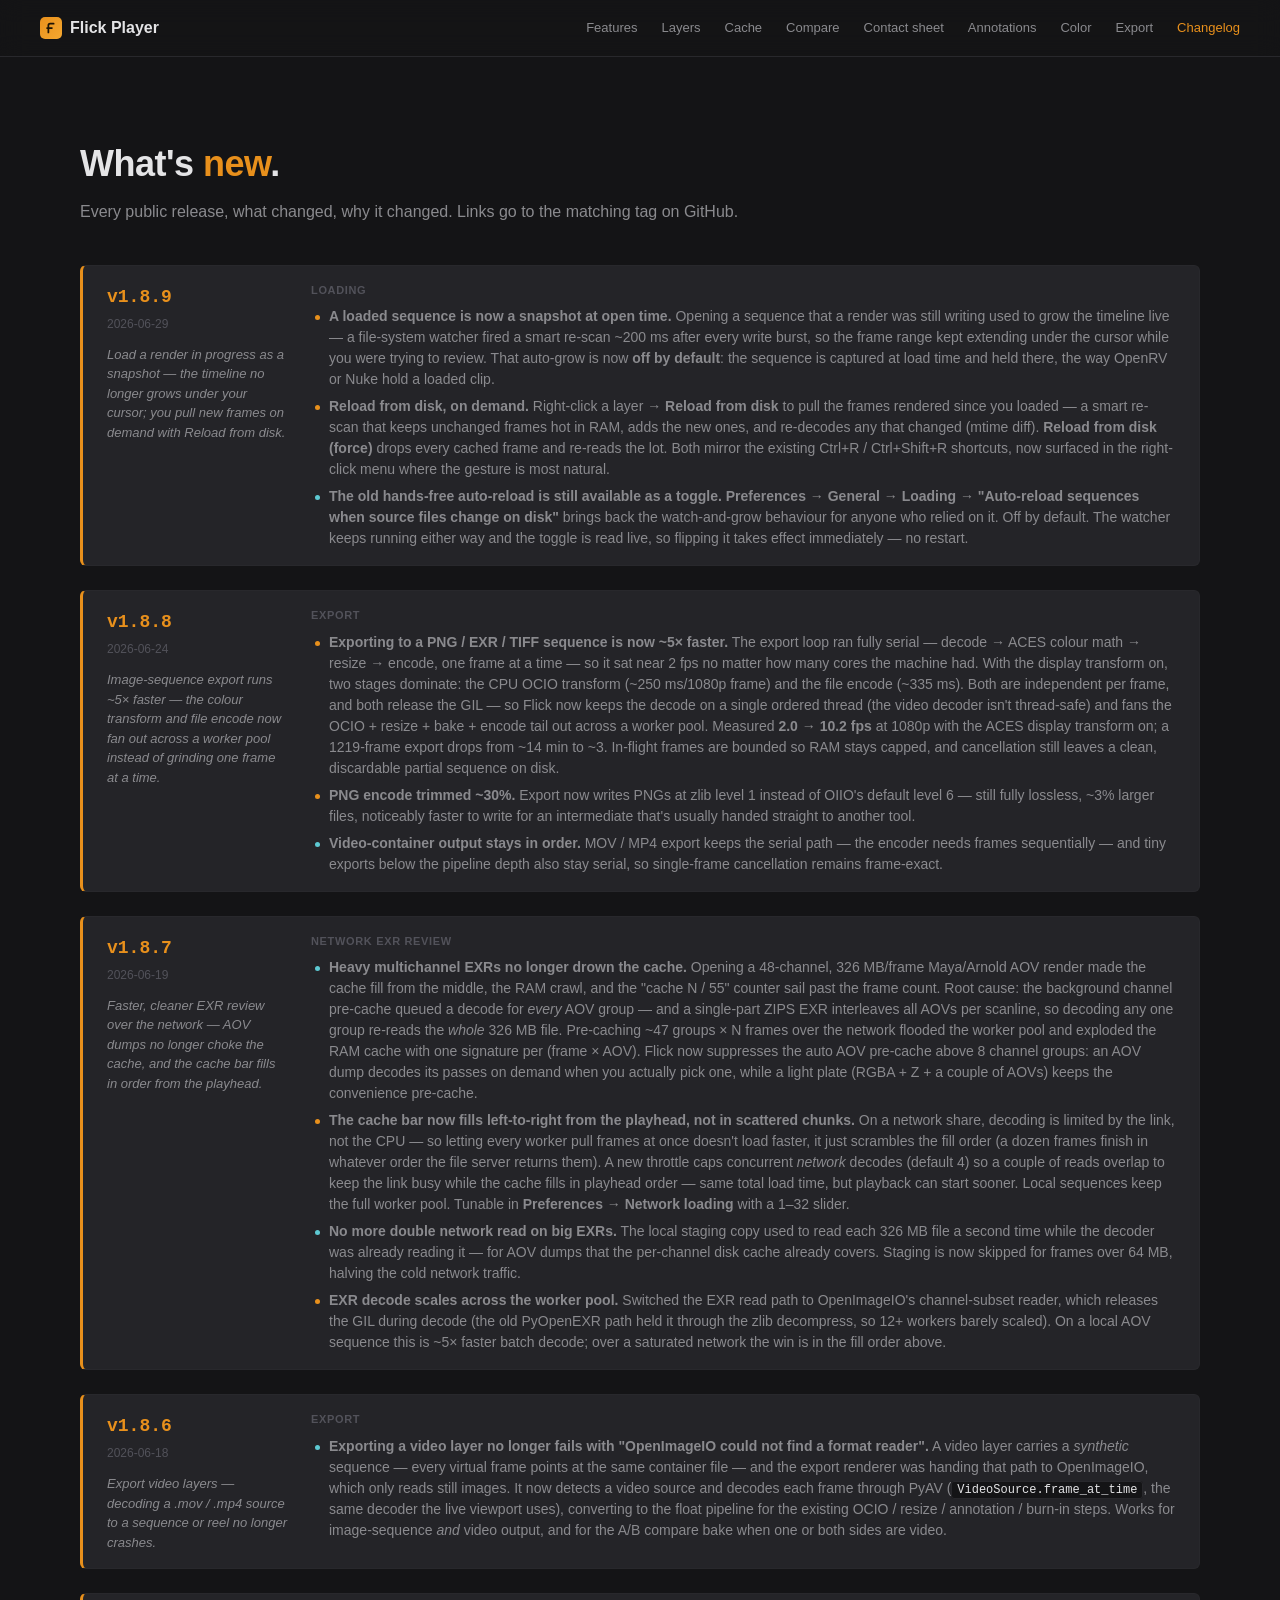
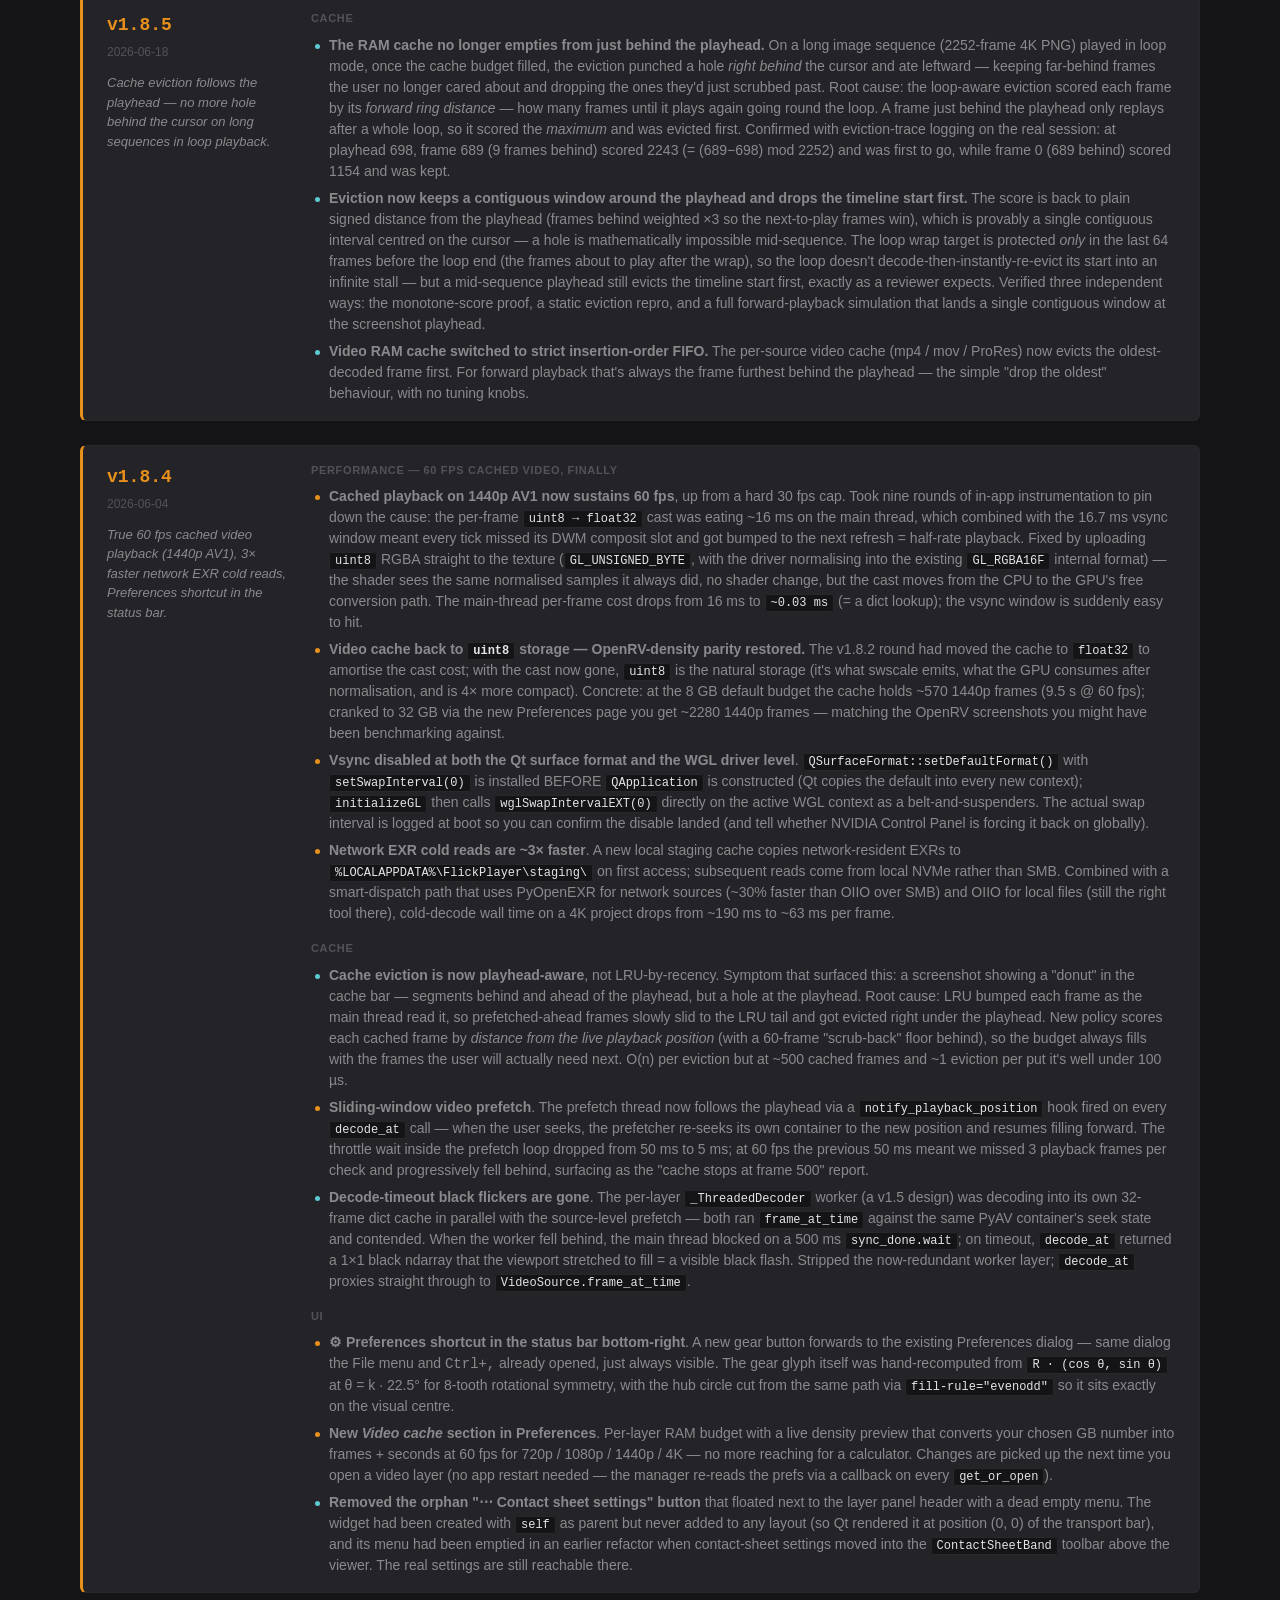
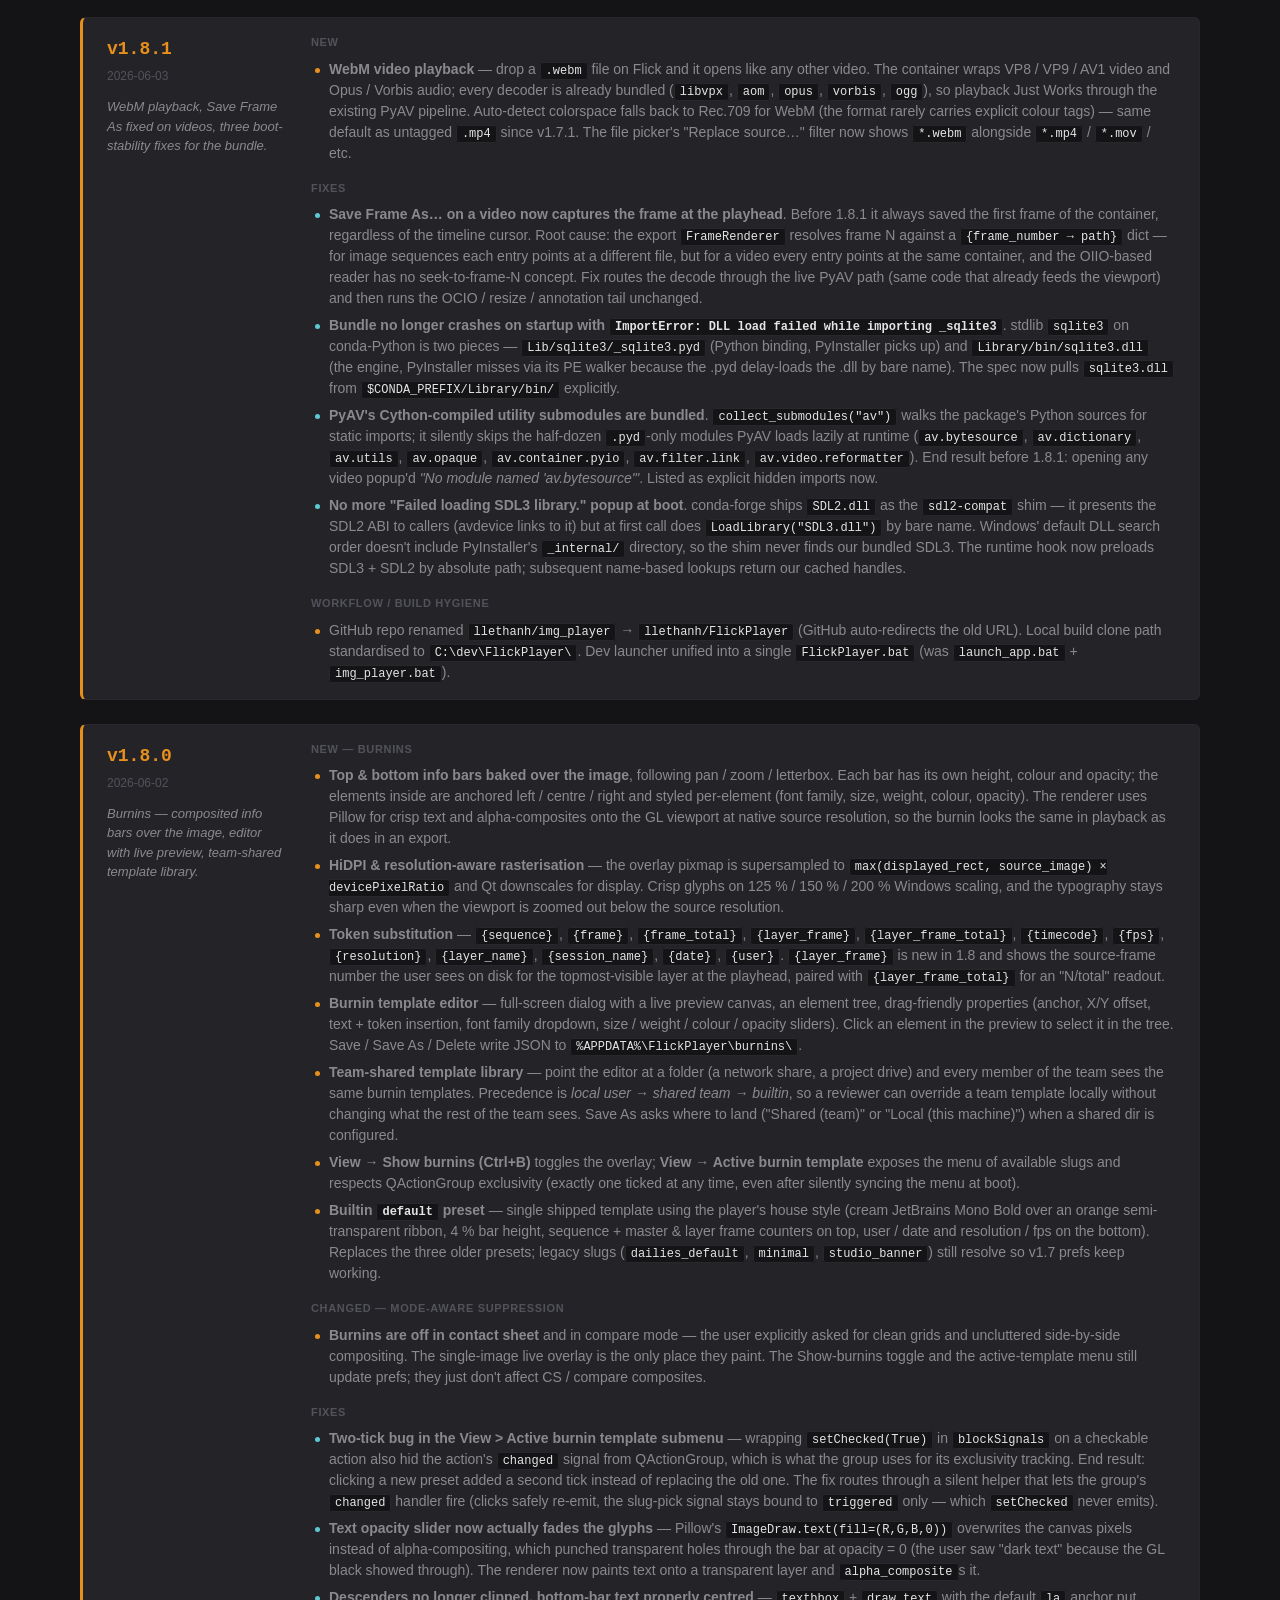
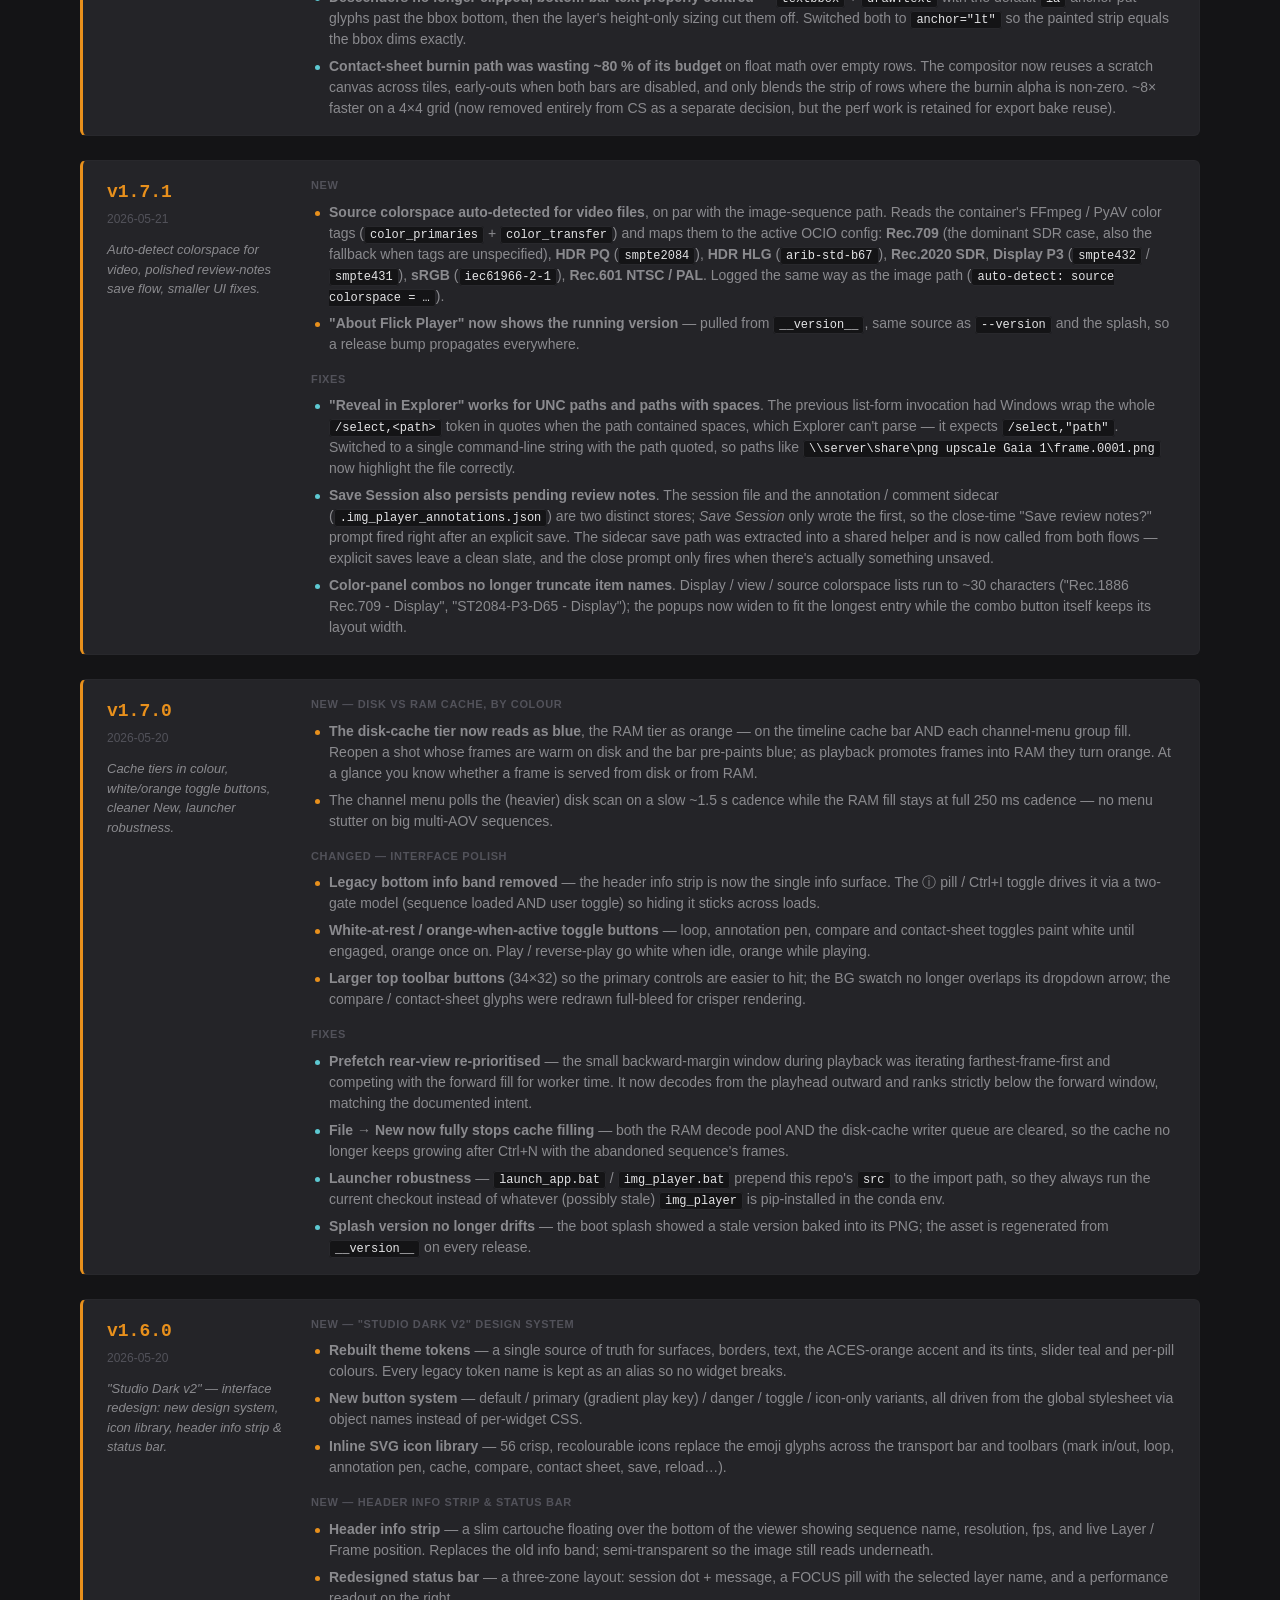
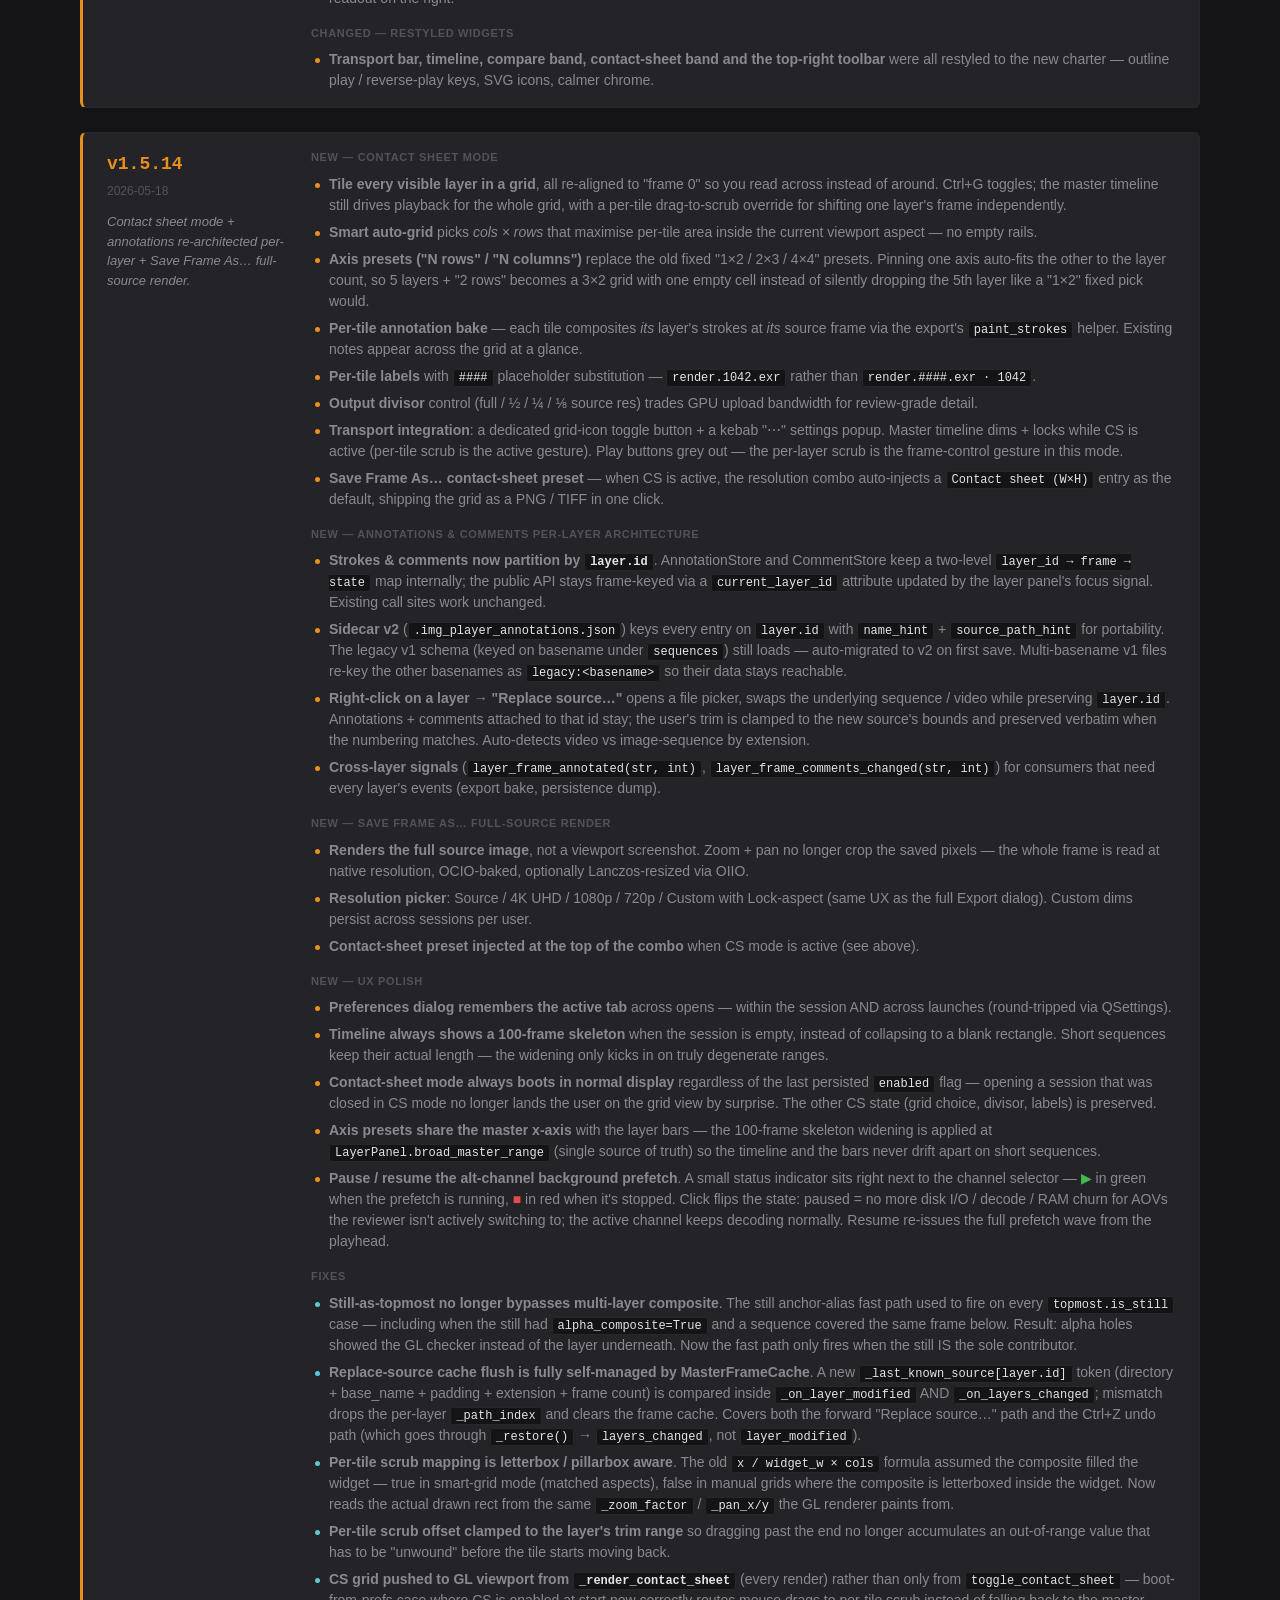
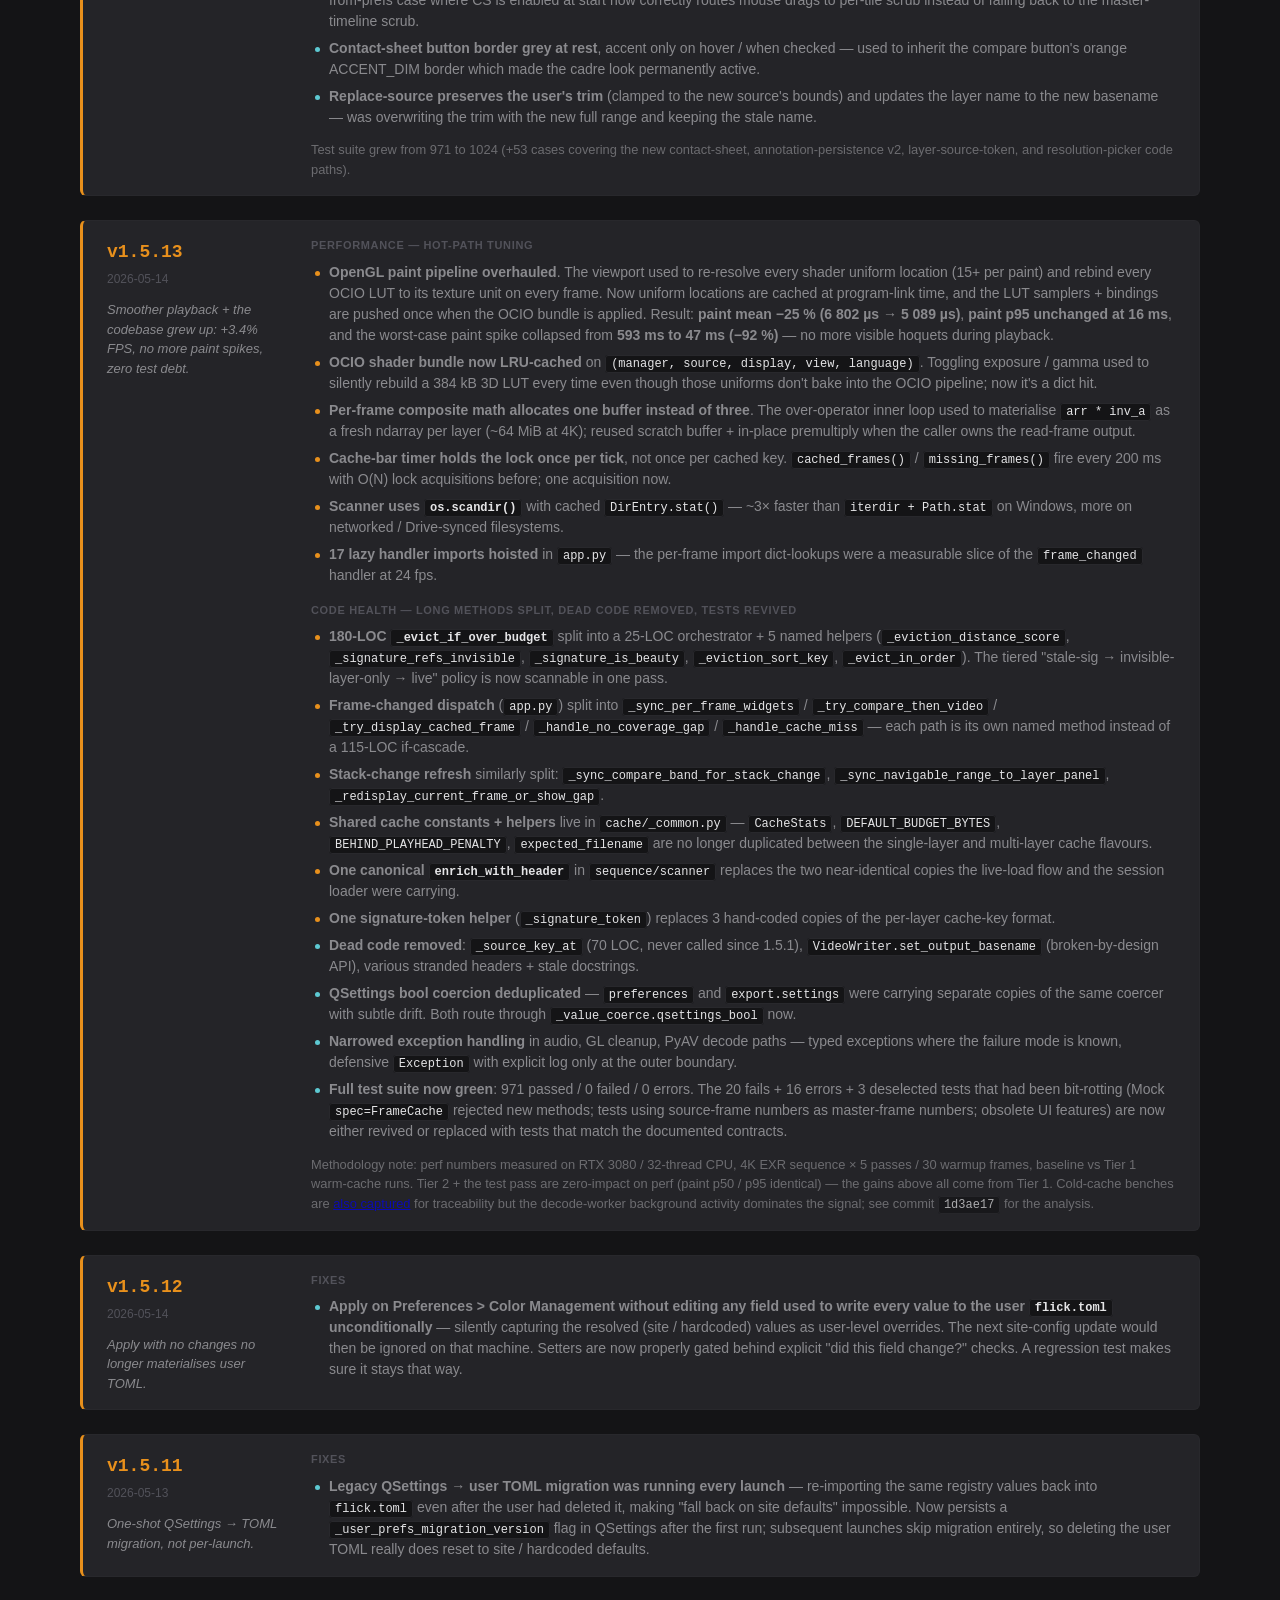
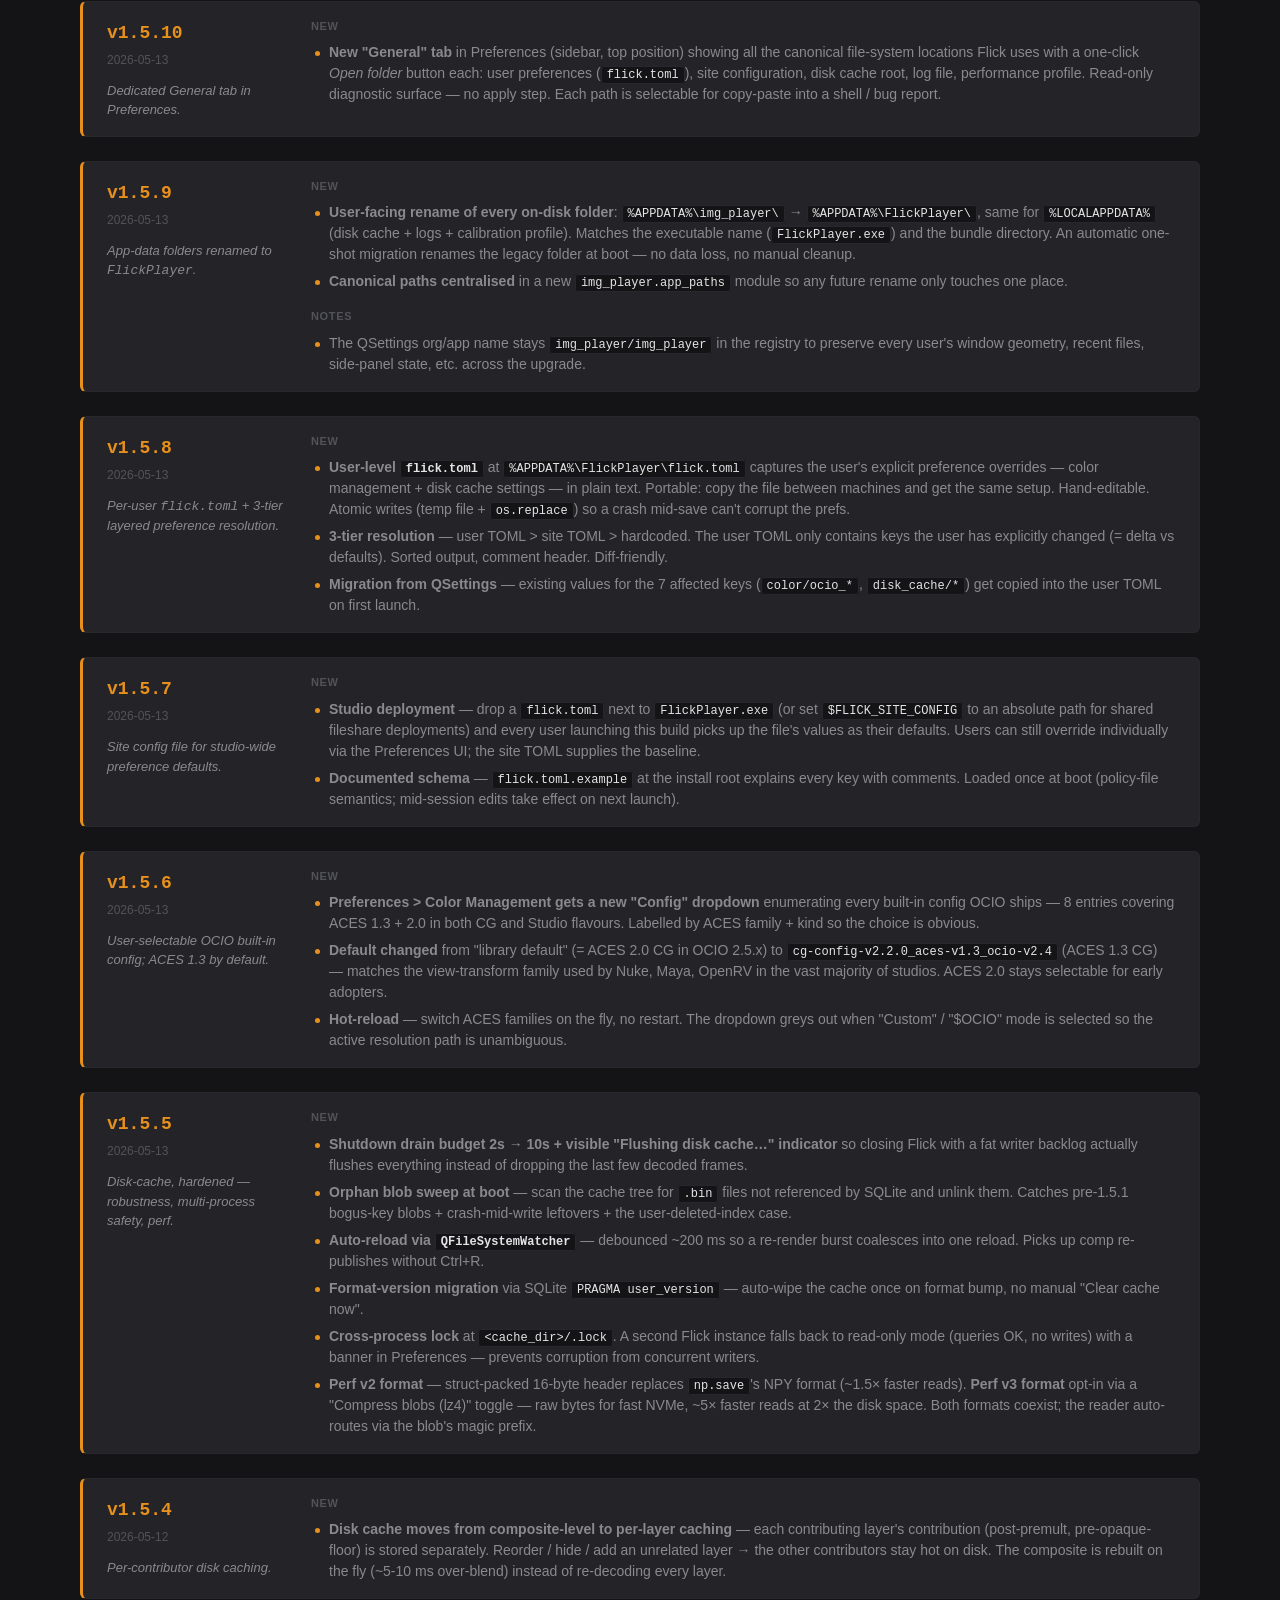
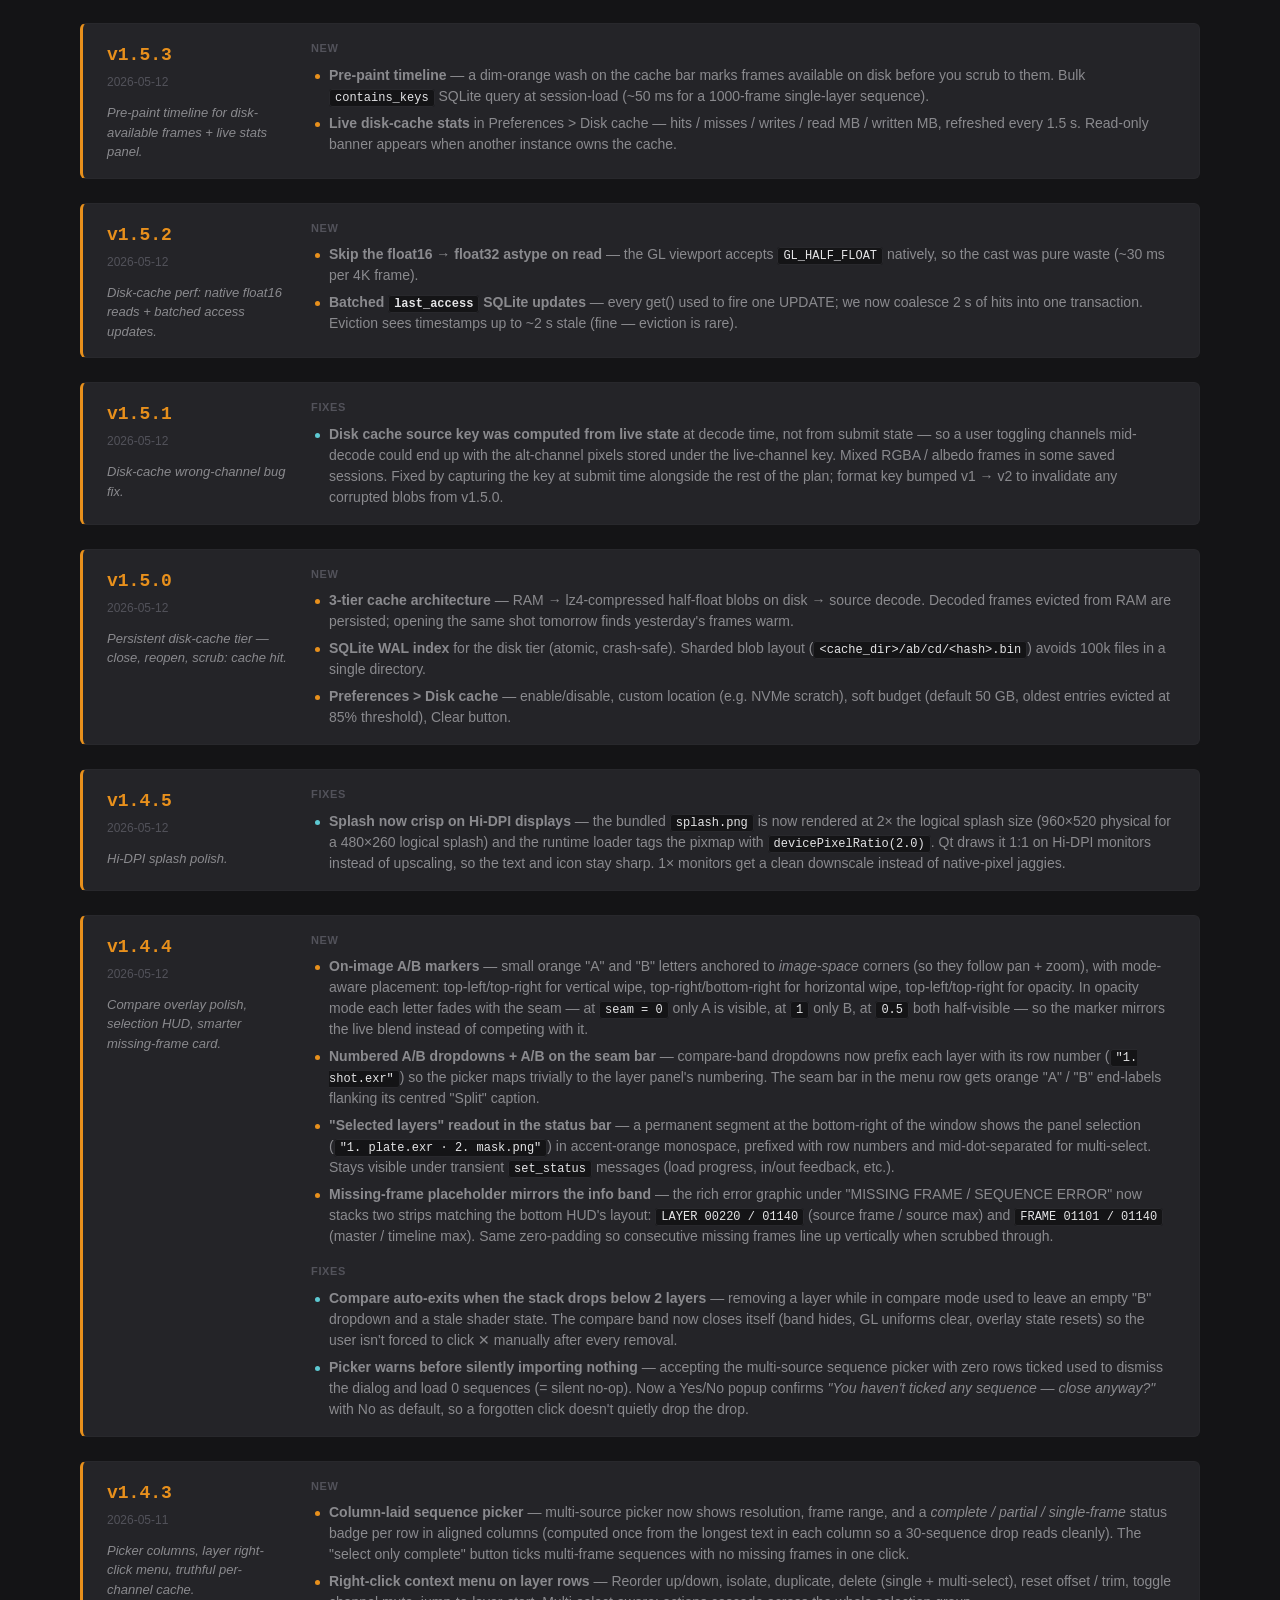
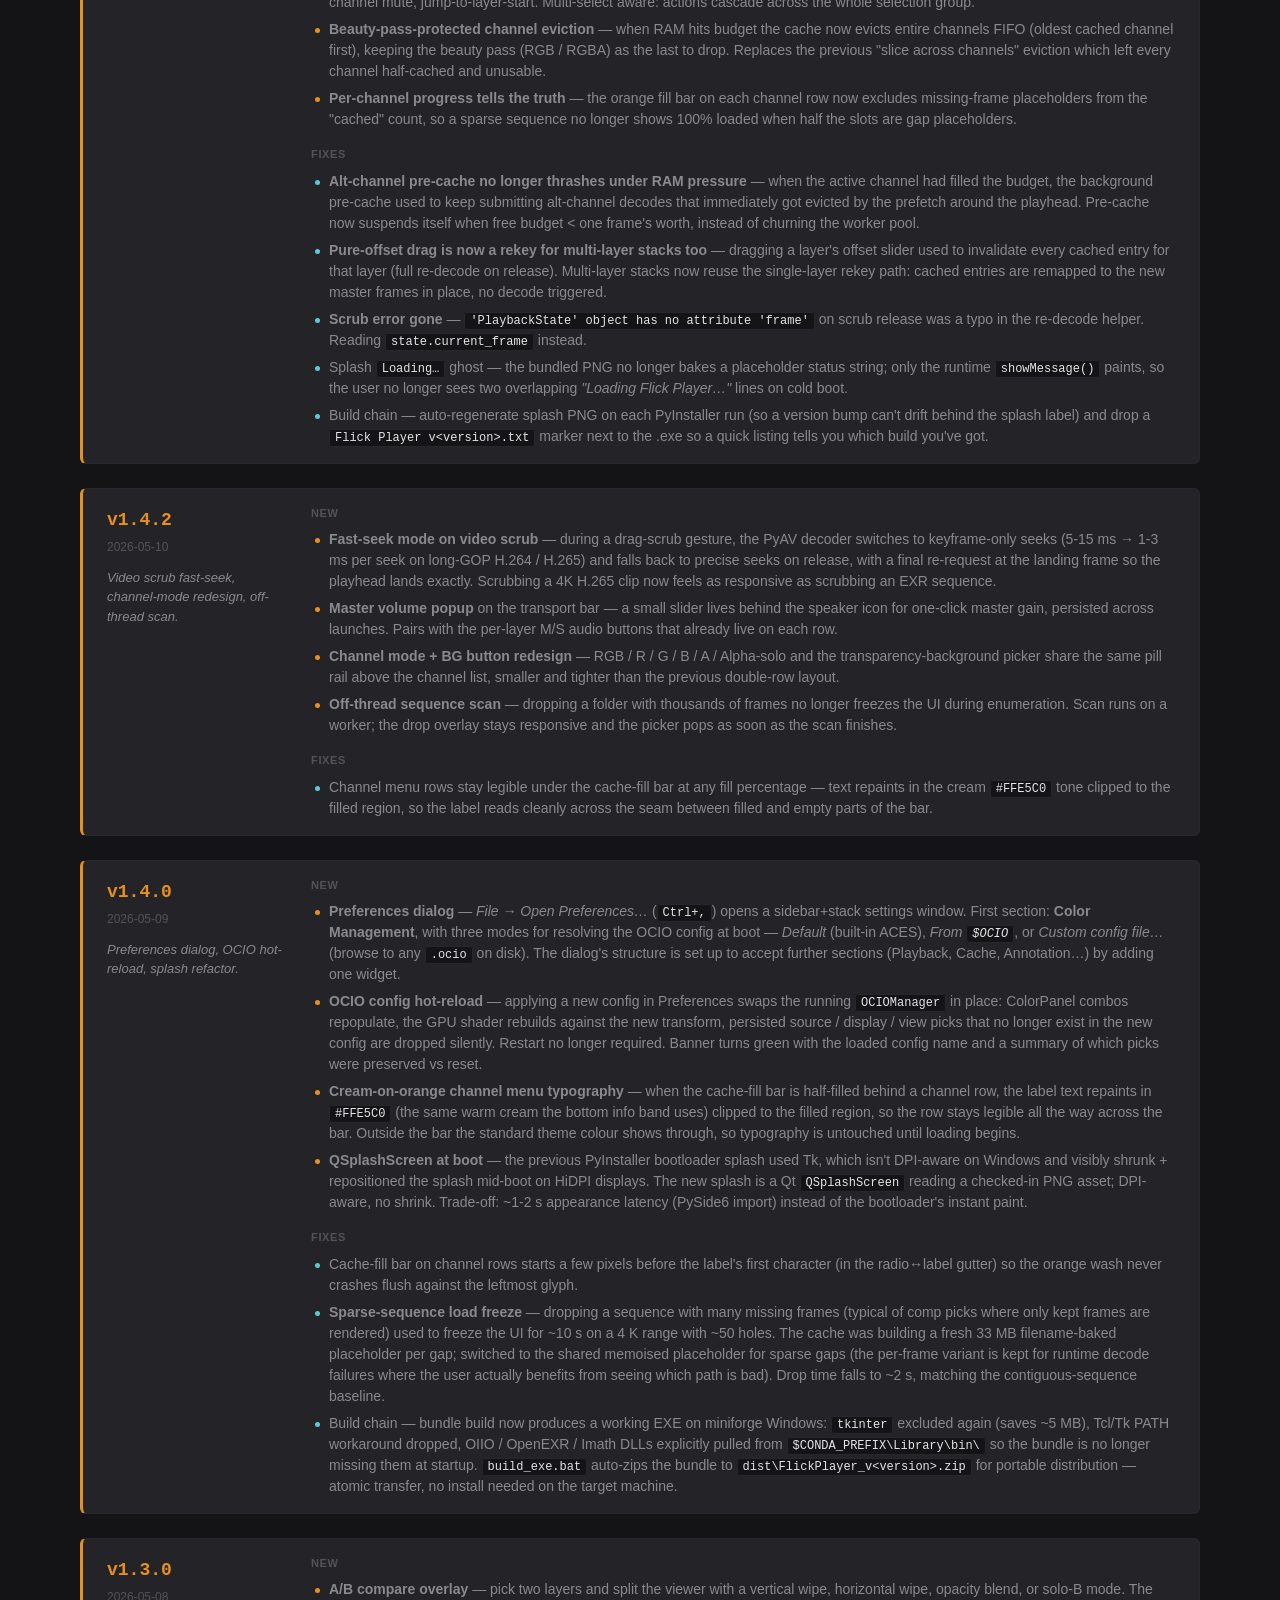
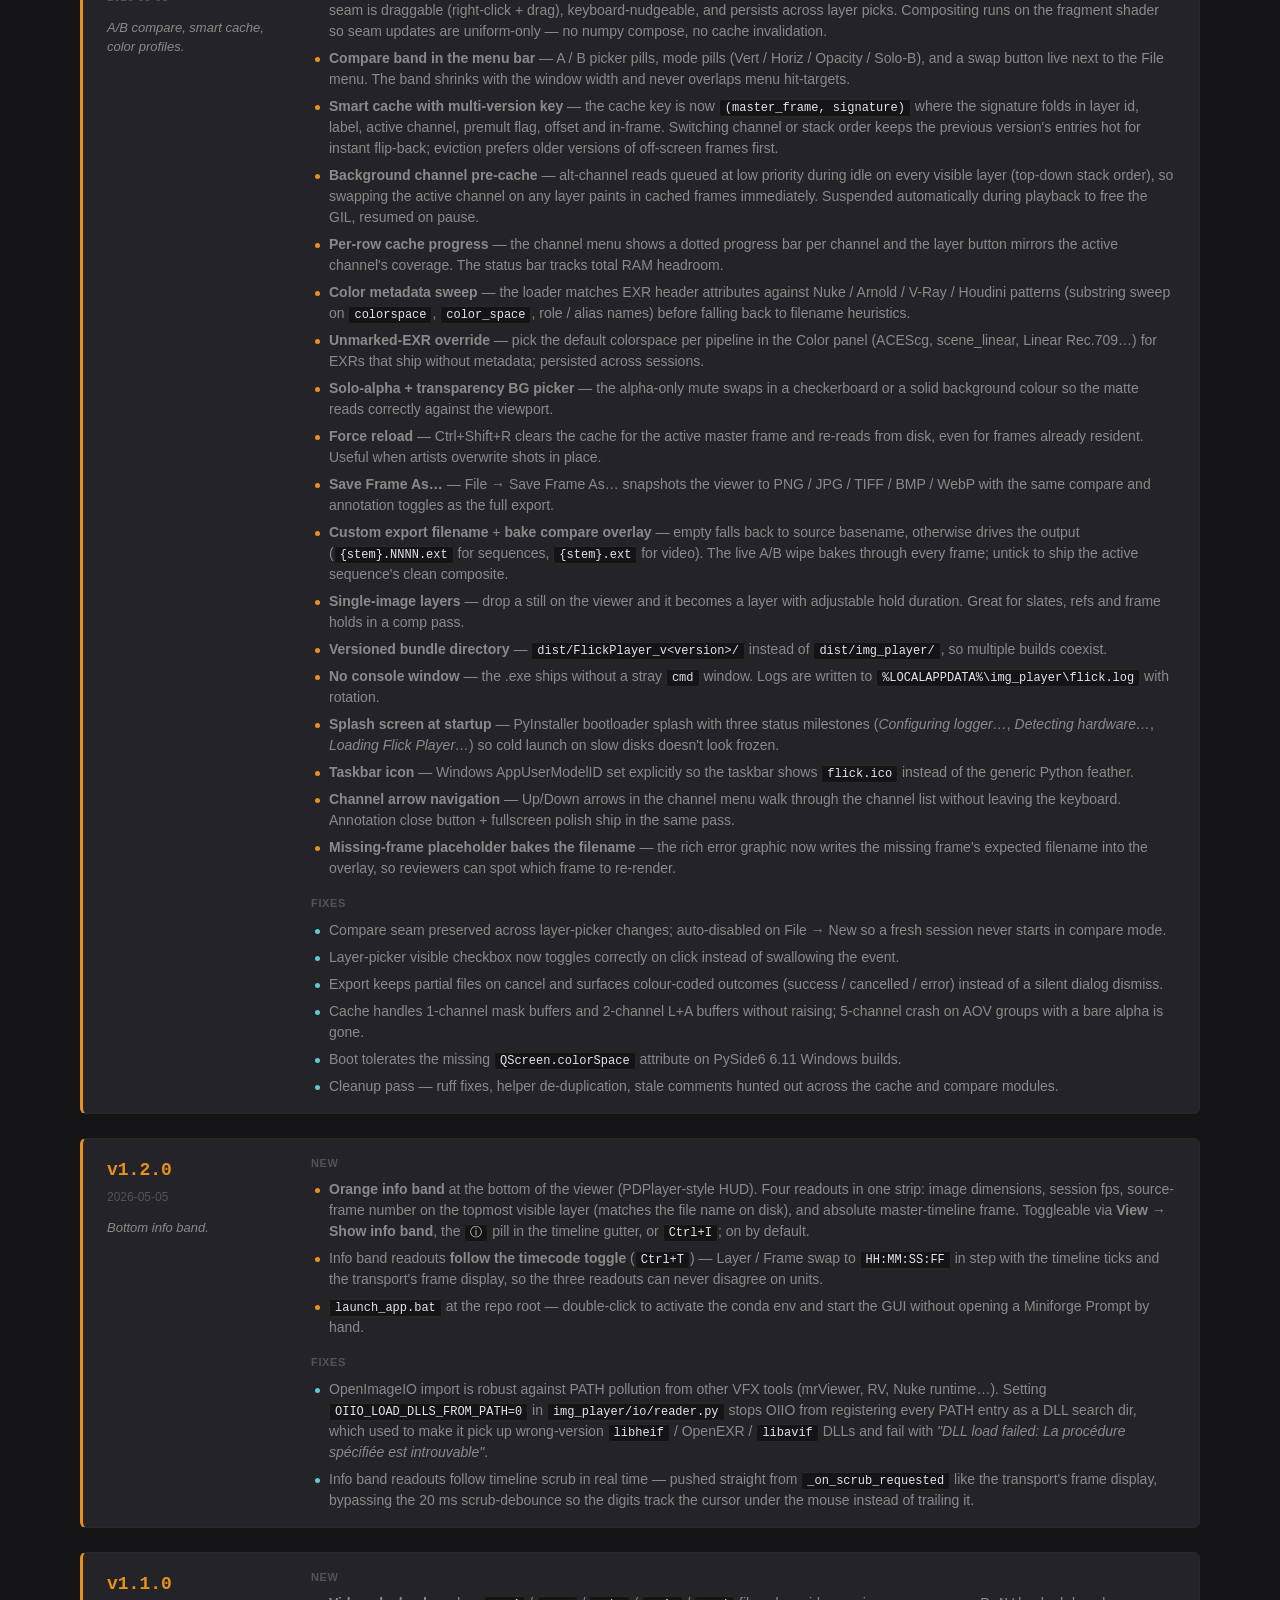
<file: docs/website/changelog.html>
<!doctype html>
<html lang="en">
<head>
<meta charset="utf-8">
<meta name="viewport" content="width=device-width, initial-scale=1">
<title>Flick Player — Changelog</title>
<link rel="stylesheet" href="styles.css">
</head>
<body>

<!-- ============================================================ Header -->
<header>
  <a href="index.html" class="logo" style="text-decoration: none; color: inherit;">
    <div class="logo-mark">
      <svg width="14" height="14" viewBox="0 0 16 16" fill="none" stroke="#1c1305" stroke-width="2" stroke-linecap="round">
        <path d="M5 13 L5 5 Q5 3 7 3 L11 3"/>
        <path d="M3.5 8 L9 8"/>
      </svg>
    </div>
    Flick Player
  </a>
  <nav>
    <a href="index.html#features">Features</a>
    <a href="index.html#layers">Layers</a>
    <a href="index.html#cache">Cache</a>
    <a href="index.html#compare">Compare</a>
    <a href="index.html#contact-sheet">Contact sheet</a>
    <a href="index.html#annotations">Annotations</a>
    <a href="index.html#color">Color</a>
    <a href="index.html#export">Export</a>
    <a href="changelog.html" style="color: var(--accent);">Changelog</a>
  </nav>
</header>

<!-- ============================================================ Changelog -->
<section id="changelog">
  <h2>What's <span class="accent">new</span>.</h2>
  <p class="lede">
    Every public release, what changed, why it changed. Links go to the
    matching tag on GitHub.
  </p>

  <div class="changelog">

    <article class="release">
      <div class="release-meta">
        <span class="ver">v1.8.9</span>
        <span class="date">2026-06-29</span>
        <span class="tagline">Load a render in progress as a snapshot — the timeline no longer grows under your cursor; you pull new frames on demand with Reload from disk.</span>
      </div>
      <div class="release-body">
        <h4>Loading</h4>
        <ul>
          <li class="new"><strong>A loaded sequence is now a snapshot at open time.</strong> Opening a sequence that a render was still writing used to grow the timeline live — a file-system watcher fired a smart re-scan ~200&nbsp;ms after every write burst, so the frame range kept extending under the cursor while you were trying to review. That auto-grow is now <strong>off by default</strong>: the sequence is captured at load time and held there, the way OpenRV or Nuke hold a loaded clip.</li>
          <li class="new"><strong>Reload from disk, on demand.</strong> Right-click a layer → <strong>Reload from disk</strong> to pull the frames rendered since you loaded — a smart re-scan that keeps unchanged frames hot in RAM, adds the new ones, and re-decodes any that changed (mtime diff). <strong>Reload from disk (force)</strong> drops every cached frame and re-reads the lot. Both mirror the existing Ctrl+R / Ctrl+Shift+R shortcuts, now surfaced in the right-click menu where the gesture is most natural.</li>
          <li class="fix"><strong>The old hands-free auto-reload is still available as a toggle.</strong> <strong>Preferences → General → Loading → "Auto-reload sequences when source files change on disk"</strong> brings back the watch-and-grow behaviour for anyone who relied on it. Off by default. The watcher keeps running either way and the toggle is read live, so flipping it takes effect immediately — no restart.</li>
        </ul>
      </div>
    </article>

    <article class="release">
      <div class="release-meta">
        <span class="ver">v1.8.8</span>
        <span class="date">2026-06-24</span>
        <span class="tagline">Image-sequence export runs ~5× faster — the colour transform and file encode now fan out across a worker pool instead of grinding one frame at a time.</span>
      </div>
      <div class="release-body">
        <h4>Export</h4>
        <ul>
          <li class="perf"><strong>Exporting to a PNG / EXR / TIFF sequence is now ~5× faster.</strong> The export loop ran fully serial — decode → ACES colour math → resize → encode, one frame at a time — so it sat near 2&nbsp;fps no matter how many cores the machine had. With the display transform on, two stages dominate: the CPU OCIO transform (~250&nbsp;ms/1080p frame) and the file encode (~335&nbsp;ms). Both are independent per frame, and both release the GIL — so Flick now keeps the decode on a single ordered thread (the video decoder isn't thread-safe) and fans the OCIO + resize + bake + encode tail out across a worker pool. Measured <strong>2.0&nbsp;→&nbsp;10.2&nbsp;fps</strong> at 1080p with the ACES display transform on; a 1219-frame export drops from ~14&nbsp;min to ~3. In-flight frames are bounded so RAM stays capped, and cancellation still leaves a clean, discardable partial sequence on disk.</li>
          <li class="perf"><strong>PNG encode trimmed ~30%.</strong> Export now writes PNGs at zlib level 1 instead of OIIO's default level 6 — still fully lossless, ~3% larger files, noticeably faster to write for an intermediate that's usually handed straight to another tool.</li>
          <li class="fix"><strong>Video-container output stays in order.</strong> MOV / MP4 export keeps the serial path — the encoder needs frames sequentially — and tiny exports below the pipeline depth also stay serial, so single-frame cancellation remains frame-exact.</li>
        </ul>
      </div>
    </article>

    <article class="release">
      <div class="release-meta">
        <span class="ver">v1.8.7</span>
        <span class="date">2026-06-19</span>
        <span class="tagline">Faster, cleaner EXR review over the network — AOV dumps no longer choke the cache, and the cache bar fills in order from the playhead.</span>
      </div>
      <div class="release-body">
        <h4>Network EXR review</h4>
        <ul>
          <li class="fix"><strong>Heavy multichannel EXRs no longer drown the cache.</strong> Opening a 48-channel, 326 MB/frame Maya/Arnold AOV render made the cache fill from the middle, the RAM crawl, and the "cache N / 55" counter sail past the frame count. Root cause: the background channel pre-cache queued a decode for <em>every</em> AOV group — and a single-part ZIPS EXR interleaves all AOVs per scanline, so decoding any one group re-reads the <em>whole</em> 326 MB file. Pre-caching ~47 groups × N frames over the network flooded the worker pool and exploded the RAM cache with one signature per (frame × AOV). Flick now suppresses the auto AOV pre-cache above 8 channel groups: an AOV dump decodes its passes on demand when you actually pick one, while a light plate (RGBA + Z + a couple of AOVs) keeps the convenience pre-cache.</li>
          <li class="new"><strong>The cache bar now fills left-to-right from the playhead, not in scattered chunks.</strong> On a network share, decoding is limited by the link, not the CPU — so letting every worker pull frames at once doesn't load faster, it just scrambles the fill order (a dozen frames finish in whatever order the file server returns them). A new throttle caps concurrent <em>network</em> decodes (default 4) so a couple of reads overlap to keep the link busy while the cache fills in playhead order — same total load time, but playback can start sooner. Local sequences keep the full worker pool. Tunable in <strong>Preferences → Network loading</strong> with a 1–32 slider.</li>
          <li class="fix"><strong>No more double network read on big EXRs.</strong> The local staging copy used to read each 326 MB file a second time while the decoder was already reading it — for AOV dumps that the per-channel disk cache already covers. Staging is now skipped for frames over 64 MB, halving the cold network traffic.</li>
          <li class="perf"><strong>EXR decode scales across the worker pool.</strong> Switched the EXR read path to OpenImageIO's channel-subset reader, which releases the GIL during decode (the old PyOpenEXR path held it through the zlib decompress, so 12+ workers barely scaled). On a local AOV sequence this is ~5× faster batch decode; over a saturated network the win is in the fill order above.</li>
        </ul>
      </div>
    </article>

    <article class="release">
      <div class="release-meta">
        <span class="ver">v1.8.6</span>
        <span class="date">2026-06-18</span>
        <span class="tagline">Export video layers — decoding a .mov / .mp4 source to a sequence or reel no longer crashes.</span>
      </div>
      <div class="release-body">
        <h4>Export</h4>
        <ul>
          <li class="fix"><strong>Exporting a video layer no longer fails with "OpenImageIO could not find a format reader".</strong> A video layer carries a <em>synthetic</em> sequence — every virtual frame points at the same container file — and the export renderer was handing that path to OpenImageIO, which only reads still images. It now detects a video source and decodes each frame through PyAV (<code>VideoSource.frame_at_time</code>, the same decoder the live viewport uses), converting to the float pipeline for the existing OCIO / resize / annotation / burn-in steps. Works for image-sequence <em>and</em> video output, and for the A/B compare bake when one or both sides are video.</li>
        </ul>
      </div>
    </article>

    <article class="release">
      <div class="release-meta">
        <span class="ver">v1.8.5</span>
        <span class="date">2026-06-18</span>
        <span class="tagline">Cache eviction follows the playhead — no more hole behind the cursor on long sequences in loop playback.</span>
      </div>
      <div class="release-body">
        <h4>Cache</h4>
        <ul>
          <li class="fix"><strong>The RAM cache no longer empties from just behind the playhead.</strong> On a long image sequence (2252-frame 4K PNG) played in loop mode, once the cache budget filled, the eviction punched a hole <em>right behind</em> the cursor and ate leftward — keeping far-behind frames the user no longer cared about and dropping the ones they'd just scrubbed past. Root cause: the loop-aware eviction scored each frame by its <em>forward ring distance</em> — how many frames until it plays again going round the loop. A frame just behind the playhead only replays after a whole loop, so it scored the <em>maximum</em> and was evicted first. Confirmed with eviction-trace logging on the real session: at playhead 698, frame 689 (9 frames behind) scored 2243 (= (689−698) mod 2252) and was first to go, while frame 0 (689 behind) scored 1154 and was kept.</li>
          <li class="fix"><strong>Eviction now keeps a contiguous window around the playhead and drops the timeline start first.</strong> The score is back to plain signed distance from the playhead (frames behind weighted ×3 so the next-to-play frames win), which is provably a single contiguous interval centred on the cursor — a hole is mathematically impossible mid-sequence. The loop wrap target is protected <em>only</em> in the last 64 frames before the loop end (the frames about to play after the wrap), so the loop doesn't decode-then-instantly-re-evict its start into an infinite stall — but a mid-sequence playhead still evicts the timeline start first, exactly as a reviewer expects. Verified three independent ways: the monotone-score proof, a static eviction repro, and a full forward-playback simulation that lands a single contiguous window at the screenshot playhead.</li>
          <li class="fix"><strong>Video RAM cache switched to strict insertion-order FIFO.</strong> The per-source video cache (mp4 / mov / ProRes) now evicts the oldest-decoded frame first. For forward playback that's always the frame furthest behind the playhead — the simple "drop the oldest" behaviour, with no tuning knobs.</li>
        </ul>
      </div>
    </article>

    <article class="release">
      <div class="release-meta">
        <span class="ver">v1.8.4</span>
        <span class="date">2026-06-04</span>
        <span class="tagline">True 60 fps cached video playback (1440p AV1), 3× faster network EXR cold reads, Preferences shortcut in the status bar.</span>
      </div>
      <div class="release-body">
        <h4>Performance — 60 fps cached video, finally</h4>
        <ul>
          <li class="perf"><strong>Cached playback on 1440p AV1 now sustains 60 fps</strong>, up from a hard 30 fps cap. Took nine rounds of in-app instrumentation to pin down the cause: the per-frame <code>uint8 → float32</code> cast was eating ~16 ms on the main thread, which combined with the 16.7 ms vsync window meant every tick missed its DWM composit slot and got bumped to the next refresh = half-rate playback. Fixed by uploading <code>uint8</code> RGBA straight to the texture (<code>GL_UNSIGNED_BYTE</code>, with the driver normalising into the existing <code>GL_RGBA16F</code> internal format) — the shader sees the same normalised samples it always did, no shader change, but the cast moves from the CPU to the GPU's free conversion path. The main-thread per-frame cost drops from 16 ms to <code>~0.03 ms</code> (= a dict lookup); the vsync window is suddenly easy to hit.</li>
          <li class="perf"><strong>Video cache back to <code>uint8</code> storage — OpenRV-density parity restored.</strong> The v1.8.2 round had moved the cache to <code>float32</code> to amortise the cast cost; with the cast now gone, <code>uint8</code> is the natural storage (it's what swscale emits, what the GPU consumes after normalisation, and is 4× more compact). Concrete: at the 8 GB default budget the cache holds ~570 1440p frames (9.5 s @ 60 fps); cranked to 32 GB via the new Preferences page you get ~2280 1440p frames — matching the OpenRV screenshots you might have been benchmarking against.</li>
          <li class="perf"><strong>Vsync disabled at both the Qt surface format and the WGL driver level</strong>. <code>QSurfaceFormat::setDefaultFormat()</code> with <code>setSwapInterval(0)</code> is installed BEFORE <code>QApplication</code> is constructed (Qt copies the default into every new context); <code>initializeGL</code> then calls <code>wglSwapIntervalEXT(0)</code> directly on the active WGL context as a belt-and-suspenders. The actual swap interval is logged at boot so you can confirm the disable landed (and tell whether NVIDIA Control Panel is forcing it back on globally).</li>
          <li class="perf"><strong>Network EXR cold reads are ~3× faster</strong>. A new local staging cache copies network-resident EXRs to <code>%LOCALAPPDATA%\FlickPlayer\staging\</code> on first access; subsequent reads come from local NVMe rather than SMB. Combined with a smart-dispatch path that uses PyOpenEXR for network sources (~30% faster than OIIO over SMB) and OIIO for local files (still the right tool there), cold-decode wall time on a 4K project drops from ~190 ms to ~63 ms per frame.</li>
        </ul>
        <h4>Cache</h4>
        <ul>
          <li class="fix"><strong>Cache eviction is now playhead-aware</strong>, not LRU-by-recency. Symptom that surfaced this: a screenshot showing a "donut" in the cache bar — segments behind and ahead of the playhead, but a hole at the playhead. Root cause: LRU bumped each frame as the main thread read it, so prefetched-ahead frames slowly slid to the LRU tail and got evicted right under the playhead. New policy scores each cached frame by <em>distance from the live playback position</em> (with a 60-frame "scrub-back" floor behind), so the budget always fills with the frames the user will actually need next. O(n) per eviction but at ~500 cached frames and ~1 eviction per put it's well under 100 µs.</li>
          <li class="perf"><strong>Sliding-window video prefetch</strong>. The prefetch thread now follows the playhead via a <code>notify_playback_position</code> hook fired on every <code>decode_at</code> call — when the user seeks, the prefetcher re-seeks its own container to the new position and resumes filling forward. The throttle wait inside the prefetch loop dropped from 50 ms to 5 ms; at 60 fps the previous 50 ms meant we missed 3 playback frames per check and progressively fell behind, surfacing as the "cache stops at frame 500" report.</li>
          <li class="fix"><strong>Decode-timeout black flickers are gone</strong>. The per-layer <code>_ThreadedDecoder</code> worker (a v1.5 design) was decoding into its own 32-frame dict cache in parallel with the source-level prefetch — both ran <code>frame_at_time</code> against the same PyAV container's seek state and contended. When the worker fell behind, the main thread blocked on a 500 ms <code>sync_done.wait</code>; on timeout, <code>decode_at</code> returned a 1×1 black ndarray that the viewport stretched to fill = a visible black flash. Stripped the now-redundant worker layer; <code>decode_at</code> proxies straight through to <code>VideoSource.frame_at_time</code>.</li>
        </ul>
        <h4>UI</h4>
        <ul>
          <li class="new"><strong>⚙ Preferences shortcut in the status bar bottom-right</strong>. A new gear button forwards to the existing Preferences dialog — same dialog the File menu and <kbd>Ctrl</kbd>+<kbd>,</kbd> already opened, just always visible. The gear glyph itself was hand-recomputed from <code>R · (cos θ, sin θ)</code> at θ = k · 22.5° for 8-tooth rotational symmetry, with the hub circle cut from the same path via <code>fill-rule="evenodd"</code> so it sits exactly on the visual centre.</li>
          <li class="new"><strong>New <em>Video cache</em> section in Preferences</strong>. Per-layer RAM budget with a live density preview that converts your chosen GB number into frames + seconds at 60 fps for 720p / 1080p / 1440p / 4K — no more reaching for a calculator. Changes are picked up the next time you open a video layer (no app restart needed — the manager re-reads the prefs via a callback on every <code>get_or_open</code>).</li>
          <li class="fix"><strong>Removed the orphan "⋯ Contact sheet settings" button</strong> that floated next to the layer panel header with a dead empty menu. The widget had been created with <code>self</code> as parent but never added to any layout (so Qt rendered it at position (0, 0) of the transport bar), and its menu had been emptied in an earlier refactor when contact-sheet settings moved into the <code>ContactSheetBand</code> toolbar above the viewer. The real settings are still reachable there.</li>
        </ul>
      </div>
    </article>

    <article class="release">
      <div class="release-meta">
        <span class="ver">v1.8.1</span>
        <span class="date">2026-06-03</span>
        <span class="tagline">WebM playback, Save Frame As fixed on videos, three boot-stability fixes for the bundle.</span>
      </div>
      <div class="release-body">
        <h4>New</h4>
        <ul>
          <li class="new"><strong>WebM video playback</strong> — drop a <code>.webm</code> file on Flick and it opens like any other video. The container wraps VP8 / VP9 / AV1 video and Opus / Vorbis audio; every decoder is already bundled (<code>libvpx</code>, <code>aom</code>, <code>opus</code>, <code>vorbis</code>, <code>ogg</code>), so playback Just Works through the existing PyAV pipeline. Auto-detect colorspace falls back to Rec.709 for WebM (the format rarely carries explicit colour tags) — same default as untagged <code>.mp4</code> since v1.7.1. The file picker's "Replace source…" filter now shows <code>*.webm</code> alongside <code>*.mp4</code> / <code>*.mov</code> / etc.</li>
        </ul>
        <h4>Fixes</h4>
        <ul>
          <li class="fix"><strong>Save Frame As… on a video now captures the frame at the playhead</strong>. Before 1.8.1 it always saved the first frame of the container, regardless of the timeline cursor. Root cause: the export <code>FrameRenderer</code> resolves frame N against a <code>{frame_number → path}</code> dict — for image sequences each entry points at a different file, but for a video every entry points at the same container, and the OIIO-based reader has no seek-to-frame-N concept. Fix routes the decode through the live PyAV path (same code that already feeds the viewport) and then runs the OCIO / resize / annotation tail unchanged.</li>
          <li class="fix"><strong>Bundle no longer crashes on startup with <code>ImportError: DLL load failed while importing _sqlite3</code></strong>. stdlib <code>sqlite3</code> on conda-Python is two pieces — <code>Lib/sqlite3/_sqlite3.pyd</code> (Python binding, PyInstaller picks up) and <code>Library/bin/sqlite3.dll</code> (the engine, PyInstaller misses via its PE walker because the .pyd delay-loads the .dll by bare name). The spec now pulls <code>sqlite3.dll</code> from <code>$CONDA_PREFIX/Library/bin/</code> explicitly.</li>
          <li class="fix"><strong>PyAV's Cython-compiled utility submodules are bundled</strong>. <code>collect_submodules("av")</code> walks the package's Python sources for static imports; it silently skips the half-dozen <code>.pyd</code>-only modules PyAV loads lazily at runtime (<code>av.bytesource</code>, <code>av.dictionary</code>, <code>av.utils</code>, <code>av.opaque</code>, <code>av.container.pyio</code>, <code>av.filter.link</code>, <code>av.video.reformatter</code>). End result before 1.8.1: opening any video popup'd <em>"No module named 'av.bytesource'"</em>. Listed as explicit hidden imports now.</li>
          <li class="fix"><strong>No more "Failed loading SDL3 library." popup at boot</strong>. conda-forge ships <code>SDL2.dll</code> as the <code>sdl2-compat</code> shim — it presents the SDL2 ABI to callers (avdevice links to it) but at first call does <code>LoadLibrary("SDL3.dll")</code> by bare name. Windows' default DLL search order doesn't include PyInstaller's <code>_internal/</code> directory, so the shim never finds our bundled SDL3. The runtime hook now preloads SDL3 + SDL2 by absolute path; subsequent name-based lookups return our cached handles.</li>
        </ul>
        <h4>Workflow / build hygiene</h4>
        <ul>
          <li class="new">GitHub repo renamed <code>llethanh/img_player</code> → <code>llethanh/FlickPlayer</code> (GitHub auto-redirects the old URL). Local build clone path standardised to <code>C:\dev\FlickPlayer\</code>. Dev launcher unified into a single <code>FlickPlayer.bat</code> (was <code>launch_app.bat</code> + <code>img_player.bat</code>).</li>
        </ul>
      </div>
    </article>

    <article class="release">
      <div class="release-meta">
        <span class="ver">v1.8.0</span>
        <span class="date">2026-06-02</span>
        <span class="tagline">Burnins — composited info bars over the image, editor with live preview, team-shared template library.</span>
      </div>
      <div class="release-body">
        <h4>New — Burnins</h4>
        <ul>
          <li class="new"><strong>Top &amp; bottom info bars baked over the image</strong>, following pan / zoom / letterbox. Each bar has its own height, colour and opacity; the elements inside are anchored left / centre / right and styled per-element (font family, size, weight, colour, opacity). The renderer uses Pillow for crisp text and alpha-composites onto the GL viewport at native source resolution, so the burnin looks the same in playback as it does in an export.</li>
          <li class="new"><strong>HiDPI &amp; resolution-aware rasterisation</strong> — the overlay pixmap is supersampled to <code>max(displayed_rect, source_image) × devicePixelRatio</code> and Qt downscales for display. Crisp glyphs on 125 % / 150 % / 200 % Windows scaling, and the typography stays sharp even when the viewport is zoomed out below the source resolution.</li>
          <li class="new"><strong>Token substitution</strong> — <code>{sequence}</code>, <code>{frame}</code>, <code>{frame_total}</code>, <code>{layer_frame}</code>, <code>{layer_frame_total}</code>, <code>{timecode}</code>, <code>{fps}</code>, <code>{resolution}</code>, <code>{layer_name}</code>, <code>{session_name}</code>, <code>{date}</code>, <code>{user}</code>. <code>{layer_frame}</code> is new in 1.8 and shows the source-frame number the user sees on disk for the topmost-visible layer at the playhead, paired with <code>{layer_frame_total}</code> for an "N/total" readout.</li>
          <li class="new"><strong>Burnin template editor</strong> — full-screen dialog with a live preview canvas, an element tree, drag-friendly properties (anchor, X/Y offset, text + token insertion, font family dropdown, size / weight / colour / opacity sliders). Click an element in the preview to select it in the tree. Save / Save As / Delete write JSON to <code>%APPDATA%\FlickPlayer\burnins\</code>.</li>
          <li class="new"><strong>Team-shared template library</strong> — point the editor at a folder (a network share, a project drive) and every member of the team sees the same burnin templates. Precedence is <em>local user → shared team → builtin</em>, so a reviewer can override a team template locally without changing what the rest of the team sees. Save As asks where to land ("Shared (team)" or "Local (this machine)") when a shared dir is configured.</li>
          <li class="new"><strong>View → Show burnins (Ctrl+B)</strong> toggles the overlay; <strong>View → Active burnin template</strong> exposes the menu of available slugs and respects QActionGroup exclusivity (exactly one ticked at any time, even after silently syncing the menu at boot).</li>
          <li class="new"><strong>Builtin <code>default</code> preset</strong> — single shipped template using the player's house style (cream JetBrains&nbsp;Mono Bold over an orange semi-transparent ribbon, 4 % bar height, sequence + master&nbsp;&amp;&nbsp;layer frame counters on top, user / date and resolution / fps on the bottom). Replaces the three older presets; legacy slugs (<code>dailies_default</code>, <code>minimal</code>, <code>studio_banner</code>) still resolve so v1.7 prefs keep working.</li>
        </ul>
        <h4>Changed — Mode-aware suppression</h4>
        <ul>
          <li class="new"><strong>Burnins are off in contact sheet</strong> and in compare mode — the user explicitly asked for clean grids and uncluttered side-by-side compositing. The single-image live overlay is the only place they paint. The Show-burnins toggle and the active-template menu still update prefs; they just don't affect CS / compare composites.</li>
        </ul>
        <h4>Fixes</h4>
        <ul>
          <li class="fix"><strong>Two-tick bug in the View &gt; Active burnin template submenu</strong> — wrapping <code>setChecked(True)</code> in <code>blockSignals</code> on a checkable action also hid the action's <code>changed</code> signal from QActionGroup, which is what the group uses for its exclusivity tracking. End result: clicking a new preset added a second tick instead of replacing the old one. The fix routes through a silent helper that lets the group's <code>changed</code> handler fire (clicks safely re-emit, the slug-pick signal stays bound to <code>triggered</code> only — which <code>setChecked</code> never emits).</li>
          <li class="fix"><strong>Text opacity slider now actually fades the glyphs</strong> — Pillow's <code>ImageDraw.text(fill=(R,G,B,0))</code> overwrites the canvas pixels instead of alpha-compositing, which punched transparent holes through the bar at opacity = 0 (the user saw "dark text" because the GL black showed through). The renderer now paints text onto a transparent layer and <code>alpha_composite</code>s it.</li>
          <li class="fix"><strong>Descenders no longer clipped, bottom-bar text properly centred</strong> — <code>textbbox</code> + <code>draw.text</code> with the default <code>la</code> anchor put glyphs past the bbox bottom, then the layer's height-only sizing cut them off. Switched both to <code>anchor="lt"</code> so the painted strip equals the bbox dims exactly.</li>
          <li class="fix"><strong>Contact-sheet burnin path was wasting ~80&nbsp;% of its budget</strong> on float math over empty rows. The compositor now reuses a scratch canvas across tiles, early-outs when both bars are disabled, and only blends the strip of rows where the burnin alpha is non-zero. ~8&times; faster on a 4&times;4 grid (now removed entirely from CS as a separate decision, but the perf work is retained for export bake reuse).</li>
        </ul>
      </div>
    </article>

    <article class="release">
      <div class="release-meta">
        <span class="ver">v1.7.1</span>
        <span class="date">2026-05-21</span>
        <span class="tagline">Auto-detect colorspace for video, polished review-notes save flow, smaller UI fixes.</span>
      </div>
      <div class="release-body">
        <h4>New</h4>
        <ul>
          <li class="new"><strong>Source colorspace auto-detected for video files</strong>, on par with the image-sequence path. Reads the container's FFmpeg / PyAV color tags (<code>color_primaries</code> + <code>color_transfer</code>) and maps them to the active OCIO config: <strong>Rec.709</strong> (the dominant SDR case, also the fallback when tags are unspecified), <strong>HDR PQ</strong> (<code>smpte2084</code>), <strong>HDR HLG</strong> (<code>arib-std-b67</code>), <strong>Rec.2020 SDR</strong>, <strong>Display P3</strong> (<code>smpte432</code> / <code>smpte431</code>), <strong>sRGB</strong> (<code>iec61966-2-1</code>), <strong>Rec.601 NTSC / PAL</strong>. Logged the same way as the image path (<code>auto-detect: source colorspace = …</code>).</li>
          <li class="new"><strong>"About Flick Player" now shows the running version</strong> — pulled from <code>__version__</code>, same source as <code>--version</code> and the splash, so a release bump propagates everywhere.</li>
        </ul>
        <h4>Fixes</h4>
        <ul>
          <li class="fix"><strong>"Reveal in Explorer" works for UNC paths and paths with spaces</strong>. The previous list-form invocation had Windows wrap the whole <code>/select,&lt;path&gt;</code> token in quotes when the path contained spaces, which Explorer can't parse — it expects <code>/select,"path"</code>. Switched to a single command-line string with the path quoted, so paths like <code>\\server\share\png upscale Gaia 1\frame.0001.png</code> now highlight the file correctly.</li>
          <li class="fix"><strong>Save Session also persists pending review notes</strong>. The session file and the annotation / comment sidecar (<code>.img_player_annotations.json</code>) are two distinct stores; <em>Save Session</em> only wrote the first, so the close-time "Save review notes?" prompt fired right after an explicit save. The sidecar save path was extracted into a shared helper and is now called from both flows — explicit saves leave a clean slate, and the close prompt only fires when there's actually something unsaved.</li>
          <li class="fix"><strong>Color-panel combos no longer truncate item names</strong>. Display / view / source colorspace lists run to ~30 characters ("Rec.1886 Rec.709 - Display", "ST2084-P3-D65 - Display"); the popups now widen to fit the longest entry while the combo button itself keeps its layout width.</li>
        </ul>
      </div>
    </article>

    <article class="release">
      <div class="release-meta">
        <span class="ver">v1.7.0</span>
        <span class="date">2026-05-20</span>
        <span class="tagline">Cache tiers in colour, white/orange toggle buttons, cleaner New, launcher robustness.</span>
      </div>
      <div class="release-body">
        <h4>New — Disk vs RAM cache, by colour</h4>
        <ul>
          <li class="new"><strong>The disk-cache tier now reads as blue</strong>, the RAM tier as orange — on the timeline cache bar AND each channel-menu group fill. Reopen a shot whose frames are warm on disk and the bar pre-paints blue; as playback promotes frames into RAM they turn orange. At a glance you know whether a frame is served from disk or from RAM.</li>
          <li class="new">The channel menu polls the (heavier) disk scan on a slow ~1.5&nbsp;s cadence while the RAM fill stays at full 250&nbsp;ms cadence — no menu stutter on big multi-AOV sequences.</li>
        </ul>
        <h4>Changed — Interface polish</h4>
        <ul>
          <li class="new"><strong>Legacy bottom info band removed</strong> — the header info strip is now the single info surface. The ⓘ pill / Ctrl+I toggle drives it via a two-gate model (sequence loaded AND user toggle) so hiding it sticks across loads.</li>
          <li class="new"><strong>White-at-rest / orange-when-active toggle buttons</strong> — loop, annotation pen, compare and contact-sheet toggles paint white until engaged, orange once on. Play / reverse-play go white when idle, orange while playing.</li>
          <li class="new"><strong>Larger top toolbar buttons</strong> (34×32) so the primary controls are easier to hit; the BG swatch no longer overlaps its dropdown arrow; the compare / contact-sheet glyphs were redrawn full-bleed for crisper rendering.</li>
        </ul>
        <h4>Fixes</h4>
        <ul>
          <li class="fix"><strong>Prefetch rear-view re-prioritised</strong> — the small backward-margin window during playback was iterating farthest-frame-first and competing with the forward fill for worker time. It now decodes from the playhead outward and ranks strictly below the forward window, matching the documented intent.</li>
          <li class="fix"><strong>File → New now fully stops cache filling</strong> — both the RAM decode pool AND the disk-cache writer queue are cleared, so the cache no longer keeps growing after Ctrl+N with the abandoned sequence's frames.</li>
          <li class="fix"><strong>Launcher robustness</strong> — <code>launch_app.bat</code> / <code>img_player.bat</code> prepend this repo's <code>src</code> to the import path, so they always run the current checkout instead of whatever (possibly stale) <code>img_player</code> is pip-installed in the conda env.</li>
          <li class="fix"><strong>Splash version no longer drifts</strong> — the boot splash showed a stale version baked into its PNG; the asset is regenerated from <code>__version__</code> on every release.</li>
        </ul>
      </div>
    </article>

    <article class="release">
      <div class="release-meta">
        <span class="ver">v1.6.0</span>
        <span class="date">2026-05-20</span>
        <span class="tagline">"Studio Dark v2" — interface redesign: new design system, icon library, header info strip &amp; status bar.</span>
      </div>
      <div class="release-body">
        <h4>New — "Studio Dark v2" design system</h4>
        <ul>
          <li class="new"><strong>Rebuilt theme tokens</strong> — a single source of truth for surfaces, borders, text, the ACES-orange accent and its tints, slider teal and per-pill colours. Every legacy token name is kept as an alias so no widget breaks.</li>
          <li class="new"><strong>New button system</strong> — default / primary (gradient play key) / danger / toggle / icon-only variants, all driven from the global stylesheet via object names instead of per-widget CSS.</li>
          <li class="new"><strong>Inline SVG icon library</strong> — 56 crisp, recolourable icons replace the emoji glyphs across the transport bar and toolbars (mark in/out, loop, annotation pen, cache, compare, contact sheet, save, reload…).</li>
        </ul>
        <h4>New — Header info strip &amp; status bar</h4>
        <ul>
          <li class="new"><strong>Header info strip</strong> — a slim cartouche floating over the bottom of the viewer showing sequence name, resolution, fps, and live Layer / Frame position. Replaces the old info band; semi-transparent so the image still reads underneath.</li>
          <li class="new"><strong>Redesigned status bar</strong> — a three-zone layout: session dot + message, a FOCUS pill with the selected layer name, and a performance readout on the right.</li>
        </ul>
        <h4>Changed — Restyled widgets</h4>
        <ul>
          <li class="new"><strong>Transport bar, timeline, compare band, contact-sheet band and the top-right toolbar</strong> were all restyled to the new charter — outline play / reverse-play keys, SVG icons, calmer chrome.</li>
        </ul>
      </div>
    </article>

    <article class="release">
      <div class="release-meta">
        <span class="ver">v1.5.14</span>
        <span class="date">2026-05-18</span>
        <span class="tagline">Contact sheet mode + annotations re-architected per-layer + Save Frame As… full-source render.</span>
      </div>
      <div class="release-body">
        <h4>New — Contact sheet mode</h4>
        <ul>
          <li class="new"><strong>Tile every visible layer in a grid</strong>, all re-aligned to "frame 0" so you read across instead of around. Ctrl+G toggles; the master timeline still drives playback for the whole grid, with a per-tile drag-to-scrub override for shifting one layer's frame independently.</li>
          <li class="new"><strong>Smart auto-grid</strong> picks <em>cols × rows</em> that maximise per-tile area inside the current viewport aspect — no empty rails.</li>
          <li class="new"><strong>Axis presets ("N rows" / "N columns")</strong> replace the old fixed "1×2 / 2×3 / 4×4" presets. Pinning one axis auto-fits the other to the layer count, so 5 layers + "2 rows" becomes a 3×2 grid with one empty cell instead of silently dropping the 5th layer like a "1×2" fixed pick would.</li>
          <li class="new"><strong>Per-tile annotation bake</strong> — each tile composites <em>its</em> layer's strokes at <em>its</em> source frame via the export's <code>paint_strokes</code> helper. Existing notes appear across the grid at a glance.</li>
          <li class="new"><strong>Per-tile labels</strong> with <code>####</code> placeholder substitution — <code>render.1042.exr</code> rather than <code>render.####.exr · 1042</code>.</li>
          <li class="new"><strong>Output divisor</strong> control (full / ½ / ¼ / ⅛ source res) trades GPU upload bandwidth for review-grade detail.</li>
          <li class="new"><strong>Transport integration</strong>: a dedicated grid-icon toggle button + a kebab "⋯" settings popup. Master timeline dims + locks while CS is active (per-tile scrub is the active gesture). Play buttons grey out — the per-layer scrub is the frame-control gesture in this mode.</li>
          <li class="new"><strong>Save Frame As… contact-sheet preset</strong> — when CS is active, the resolution combo auto-injects a <code>Contact sheet (W×H)</code> entry as the default, shipping the grid as a PNG / TIFF in one click.</li>
        </ul>
        <h4>New — Annotations &amp; comments per-layer architecture</h4>
        <ul>
          <li class="new"><strong>Strokes &amp; comments now partition by <code>layer.id</code></strong>. AnnotationStore and CommentStore keep a two-level <code>layer_id → frame → state</code> map internally; the public API stays frame-keyed via a <code>current_layer_id</code> attribute updated by the layer panel's focus signal. Existing call sites work unchanged.</li>
          <li class="new"><strong>Sidecar v2</strong> (<code>.img_player_annotations.json</code>) keys every entry on <code>layer.id</code> with <code>name_hint</code> + <code>source_path_hint</code> for portability. The legacy v1 schema (keyed on basename under <code>sequences</code>) still loads — auto-migrated to v2 on first save. Multi-basename v1 files re-key the other basenames as <code>legacy:&lt;basename&gt;</code> so their data stays reachable.</li>
          <li class="new"><strong>Right-click on a layer → "Replace source…"</strong> opens a file picker, swaps the underlying sequence / video while preserving <code>layer.id</code>. Annotations + comments attached to that id stay; the user's trim is clamped to the new source's bounds and preserved verbatim when the numbering matches. Auto-detects video vs image-sequence by extension.</li>
          <li class="new"><strong>Cross-layer signals</strong> (<code>layer_frame_annotated(str, int)</code>, <code>layer_frame_comments_changed(str, int)</code>) for consumers that need every layer's events (export bake, persistence dump).</li>
        </ul>
        <h4>New — Save Frame As… full-source render</h4>
        <ul>
          <li class="new"><strong>Renders the full source image</strong>, not a viewport screenshot. Zoom + pan no longer crop the saved pixels — the whole frame is read at native resolution, OCIO-baked, optionally Lanczos-resized via OIIO.</li>
          <li class="new"><strong>Resolution picker</strong>: Source / 4K UHD / 1080p / 720p / Custom with Lock-aspect (same UX as the full Export dialog). Custom dims persist across sessions per user.</li>
          <li class="new"><strong>Contact-sheet preset injected at the top of the combo</strong> when CS mode is active (see above).</li>
        </ul>
        <h4>New — UX polish</h4>
        <ul>
          <li class="new"><strong>Preferences dialog remembers the active tab</strong> across opens — within the session AND across launches (round-tripped via QSettings).</li>
          <li class="new"><strong>Timeline always shows a 100-frame skeleton</strong> when the session is empty, instead of collapsing to a blank rectangle. Short sequences keep their actual length — the widening only kicks in on truly degenerate ranges.</li>
          <li class="new"><strong>Contact-sheet mode always boots in normal display</strong> regardless of the last persisted <code>enabled</code> flag — opening a session that was closed in CS mode no longer lands the user on the grid view by surprise. The other CS state (grid choice, divisor, labels) is preserved.</li>
          <li class="new"><strong>Axis presets share the master x-axis</strong> with the layer bars — the 100-frame skeleton widening is applied at <code>LayerPanel.broad_master_range</code> (single source of truth) so the timeline and the bars never drift apart on short sequences.</li>
          <li class="new"><strong>Pause / resume the alt-channel background prefetch</strong>. A small status indicator sits right next to the channel selector — <span style="color:#3FB950;">▶</span> in green when the prefetch is running, <span style="color:#E54B4B;">■</span> in red when it's stopped. Click flips the state: paused = no more disk I/O / decode / RAM churn for AOVs the reviewer isn't actively switching to; the active channel keeps decoding normally. Resume re-issues the full prefetch wave from the playhead.</li>
        </ul>
        <h4>Fixes</h4>
        <ul>
          <li class="fix"><strong>Still-as-topmost no longer bypasses multi-layer composite</strong>. The still anchor-alias fast path used to fire on every <code>topmost.is_still</code> case — including when the still had <code>alpha_composite=True</code> and a sequence covered the same frame below. Result: alpha holes showed the GL checker instead of the layer underneath. Now the fast path only fires when the still IS the sole contributor.</li>
          <li class="fix"><strong>Replace-source cache flush is fully self-managed by MasterFrameCache</strong>. A new <code>_last_known_source[layer.id]</code> token (directory + base_name + padding + extension + frame count) is compared inside <code>_on_layer_modified</code> AND <code>_on_layers_changed</code>; mismatch drops the per-layer <code>_path_index</code> and clears the frame cache. Covers both the forward "Replace source…" path and the Ctrl+Z undo path (which goes through <code>_restore()</code> → <code>layers_changed</code>, not <code>layer_modified</code>).</li>
          <li class="fix"><strong>Per-tile scrub mapping is letterbox / pillarbox aware</strong>. The old <code>x / widget_w × cols</code> formula assumed the composite filled the widget — true in smart-grid mode (matched aspects), false in manual grids where the composite is letterboxed inside the widget. Now reads the actual drawn rect from the same <code>_zoom_factor</code> / <code>_pan_x/y</code> the GL renderer paints from.</li>
          <li class="fix"><strong>Per-tile scrub offset clamped to the layer's trim range</strong> so dragging past the end no longer accumulates an out-of-range value that has to be "unwound" before the tile starts moving back.</li>
          <li class="fix"><strong>CS grid pushed to GL viewport from <code>_render_contact_sheet</code></strong> (every render) rather than only from <code>toggle_contact_sheet</code> — boot-from-prefs case where CS is enabled at start now correctly routes mouse drags to per-tile scrub instead of falling back to the master-timeline scrub.</li>
          <li class="fix"><strong>Contact-sheet button border grey at rest</strong>, accent only on hover / when checked — used to inherit the compare button's orange ACCENT_DIM border which made the cadre look permanently active.</li>
          <li class="fix"><strong>Replace-source preserves the user's trim</strong> (clamped to the new source's bounds) and updates the layer name to the new basename — was overwriting the trim with the new full range and keeping the stale name.</li>
        </ul>
        <p style="opacity: 0.7; font-size: 0.92em; margin-top: 1em;">
          Test suite grew from 971 to 1024 (+53 cases covering the new
          contact-sheet, annotation-persistence v2, layer-source-token, and
          resolution-picker code paths).
        </p>
      </div>
    </article>

    <article class="release">
      <div class="release-meta">
        <span class="ver">
          <a href="https://github.com/llethanh/FlickPlayer/releases/tag/v1.5.13" style="color: inherit; text-decoration: none;">v1.5.13</a>
        </span>
        <span class="date">2026-05-14</span>
        <span class="tagline">Smoother playback + the codebase grew up: +3.4% FPS, no more paint spikes, zero test debt.</span>
      </div>
      <div class="release-body">
        <h4>Performance — hot-path tuning</h4>
        <ul>
          <li class="new"><strong>OpenGL paint pipeline overhauled</strong>. The viewport used to re-resolve every shader uniform location (15+ per paint) and rebind every OCIO LUT to its texture unit on every frame. Now uniform locations are cached at program-link time, and the LUT samplers + bindings are pushed once when the OCIO bundle is applied. Result: <strong>paint mean −25 % (6 802 µs → 5 089 µs)</strong>, <strong>paint p95 unchanged at 16 ms</strong>, and the worst-case paint spike collapsed from <strong>593 ms to 47 ms (−92 %)</strong> — no more visible hoquets during playback.</li>
          <li class="new"><strong>OCIO shader bundle now LRU-cached</strong> on <code>(manager, source, display, view, language)</code>. Toggling exposure / gamma used to silently rebuild a 384 kB 3D LUT every time even though those uniforms don't bake into the OCIO pipeline; now it's a dict hit.</li>
          <li class="new"><strong>Per-frame composite math allocates one buffer instead of three</strong>. The over-operator inner loop used to materialise <code>arr * inv_a</code> as a fresh ndarray per layer (~64 MiB at 4K); reused scratch buffer + in-place premultiply when the caller owns the read-frame output.</li>
          <li class="new"><strong>Cache-bar timer holds the lock once per tick</strong>, not once per cached key. <code>cached_frames()</code> / <code>missing_frames()</code> fire every 200 ms with O(N) lock acquisitions before; one acquisition now.</li>
          <li class="new"><strong>Scanner uses <code>os.scandir()</code></strong> with cached <code>DirEntry.stat()</code> — ~3× faster than <code>iterdir + Path.stat</code> on Windows, more on networked / Drive-synced filesystems.</li>
          <li class="new"><strong>17 lazy handler imports hoisted</strong> in <code>app.py</code> — the per-frame import dict-lookups were a measurable slice of the <code>frame_changed</code> handler at 24 fps.</li>
        </ul>
        <h4>Code health — long methods split, dead code removed, tests revived</h4>
        <ul>
          <li class="new"><strong>180-LOC <code>_evict_if_over_budget</code></strong> split into a 25-LOC orchestrator + 5 named helpers (<code>_eviction_distance_score</code>, <code>_signature_refs_invisible</code>, <code>_signature_is_beauty</code>, <code>_eviction_sort_key</code>, <code>_evict_in_order</code>). The tiered "stale-sig → invisible-layer-only → live" policy is now scannable in one pass.</li>
          <li class="new"><strong>Frame-changed dispatch</strong> (<code>app.py</code>) split into <code>_sync_per_frame_widgets</code> / <code>_try_compare_then_video</code> / <code>_try_display_cached_frame</code> / <code>_handle_no_coverage_gap</code> / <code>_handle_cache_miss</code> — each path is its own named method instead of a 115-LOC if-cascade.</li>
          <li class="new"><strong>Stack-change refresh</strong> similarly split: <code>_sync_compare_band_for_stack_change</code>, <code>_sync_navigable_range_to_layer_panel</code>, <code>_redisplay_current_frame_or_show_gap</code>.</li>
          <li class="new"><strong>Shared cache constants + helpers</strong> live in <code>cache/_common.py</code> — <code>CacheStats</code>, <code>DEFAULT_BUDGET_BYTES</code>, <code>BEHIND_PLAYHEAD_PENALTY</code>, <code>expected_filename</code> are no longer duplicated between the single-layer and multi-layer cache flavours.</li>
          <li class="new"><strong>One canonical <code>enrich_with_header</code></strong> in <code>sequence/scanner</code> replaces the two near-identical copies the live-load flow and the session loader were carrying.</li>
          <li class="new"><strong>One signature-token helper</strong> (<code>_signature_token</code>) replaces 3 hand-coded copies of the per-layer cache-key format.</li>
          <li class="fix"><strong>Dead code removed</strong>: <code>_source_key_at</code> (70 LOC, never called since 1.5.1), <code>VideoWriter.set_output_basename</code> (broken-by-design API), various stranded headers + stale docstrings.</li>
          <li class="fix"><strong>QSettings bool coercion deduplicated</strong> — <code>preferences</code> and <code>export.settings</code> were carrying separate copies of the same coercer with subtle drift. Both route through <code>_value_coerce.qsettings_bool</code> now.</li>
          <li class="fix"><strong>Narrowed exception handling</strong> in audio, GL cleanup, PyAV decode paths — typed exceptions where the failure mode is known, defensive <code>Exception</code> with explicit log only at the outer boundary.</li>
          <li class="fix"><strong>Full test suite now green</strong>: 971 passed / 0 failed / 0 errors. The 20 fails + 16 errors + 3 deselected tests that had been bit-rotting (Mock <code>spec=FrameCache</code> rejected new methods; tests using source-frame numbers as master-frame numbers; obsolete UI features) are now either revived or replaced with tests that match the documented contracts.</li>
        </ul>
        <p style="opacity: 0.7; font-size: 0.92em; margin-top: 1em;">
          Methodology note: perf numbers measured on RTX 3080 / 32-thread CPU,
          4K EXR sequence × 5 passes / 30 warmup frames, baseline vs Tier 1
          warm-cache runs. Tier 2 + the test pass are zero-impact on perf
          (paint p50 / p95 identical) — the gains above all come from Tier 1.
          Cold-cache benches are <a href="https://github.com/llethanh/FlickPlayer/blob/main/perf/tier1_cold_baseline.json">also captured</a>
          for traceability but the decode-worker background activity dominates
          the signal; see commit <code>1d3ae17</code> for the analysis.
        </p>
      </div>
    </article>

    <article class="release">
      <div class="release-meta">
        <span class="ver">
          <a href="https://github.com/llethanh/FlickPlayer/releases/tag/v1.5.12" style="color: inherit; text-decoration: none;">v1.5.12</a>
        </span>
        <span class="date">2026-05-14</span>
        <span class="tagline">Apply with no changes no longer materialises user TOML.</span>
      </div>
      <div class="release-body">
        <h4>Fixes</h4>
        <ul>
          <li class="fix"><strong>Apply on Preferences &gt; Color Management without editing any field used to write every value to the user <code>flick.toml</code> unconditionally</strong> — silently capturing the resolved (site / hardcoded) values as user-level overrides. The next site-config update would then be ignored on that machine. Setters are now properly gated behind explicit "did this field change?" checks. A regression test makes sure it stays that way.</li>
        </ul>
      </div>
    </article>

    <article class="release">
      <div class="release-meta">
        <span class="ver">
          <a href="https://github.com/llethanh/FlickPlayer/releases/tag/v1.5.11" style="color: inherit; text-decoration: none;">v1.5.11</a>
        </span>
        <span class="date">2026-05-13</span>
        <span class="tagline">One-shot QSettings → TOML migration, not per-launch.</span>
      </div>
      <div class="release-body">
        <h4>Fixes</h4>
        <ul>
          <li class="fix"><strong>Legacy QSettings → user TOML migration was running every launch</strong> — re-importing the same registry values back into <code>flick.toml</code> even after the user had deleted it, making "fall back on site defaults" impossible. Now persists a <code>_user_prefs_migration_version</code> flag in QSettings after the first run; subsequent launches skip migration entirely, so deleting the user TOML really does reset to site / hardcoded defaults.</li>
        </ul>
      </div>
    </article>

    <article class="release">
      <div class="release-meta">
        <span class="ver">
          <a href="https://github.com/llethanh/FlickPlayer/releases/tag/v1.5.10" style="color: inherit; text-decoration: none;">v1.5.10</a>
        </span>
        <span class="date">2026-05-13</span>
        <span class="tagline">Dedicated General tab in Preferences.</span>
      </div>
      <div class="release-body">
        <h4>New</h4>
        <ul>
          <li><strong>New "General" tab</strong> in Preferences (sidebar, top position) showing all the canonical file-system locations Flick uses with a one-click <em>Open folder</em> button each: user preferences (<code>flick.toml</code>), site configuration, disk cache root, log file, performance profile. Read-only diagnostic surface — no apply step. Each path is selectable for copy-paste into a shell / bug report.</li>
        </ul>
      </div>
    </article>

    <article class="release">
      <div class="release-meta">
        <span class="ver">
          <a href="https://github.com/llethanh/FlickPlayer/releases/tag/v1.5.9" style="color: inherit; text-decoration: none;">v1.5.9</a>
        </span>
        <span class="date">2026-05-13</span>
        <span class="tagline">App-data folders renamed to <code>FlickPlayer</code>.</span>
      </div>
      <div class="release-body">
        <h4>New</h4>
        <ul>
          <li><strong>User-facing rename of every on-disk folder</strong>: <code>%APPDATA%\img_player\</code> → <code>%APPDATA%\FlickPlayer\</code>, same for <code>%LOCALAPPDATA%</code> (disk cache + logs + calibration profile). Matches the executable name (<code>FlickPlayer.exe</code>) and the bundle directory. An automatic one-shot migration renames the legacy folder at boot — no data loss, no manual cleanup.</li>
          <li><strong>Canonical paths centralised</strong> in a new <code>img_player.app_paths</code> module so any future rename only touches one place.</li>
        </ul>
        <h4>Notes</h4>
        <ul>
          <li>The QSettings org/app name stays <code>img_player/img_player</code> in the registry to preserve every user's window geometry, recent files, side-panel state, etc. across the upgrade.</li>
        </ul>
      </div>
    </article>

    <article class="release">
      <div class="release-meta">
        <span class="ver">
          <a href="https://github.com/llethanh/FlickPlayer/releases/tag/v1.5.8" style="color: inherit; text-decoration: none;">v1.5.8</a>
        </span>
        <span class="date">2026-05-13</span>
        <span class="tagline">Per-user <code>flick.toml</code> + 3-tier layered preference resolution.</span>
      </div>
      <div class="release-body">
        <h4>New</h4>
        <ul>
          <li><strong>User-level <code>flick.toml</code></strong> at <code>%APPDATA%\FlickPlayer\flick.toml</code> captures the user's explicit preference overrides — color management + disk cache settings — in plain text. Portable: copy the file between machines and get the same setup. Hand-editable. Atomic writes (temp file + <code>os.replace</code>) so a crash mid-save can't corrupt the prefs.</li>
          <li><strong>3-tier resolution</strong> — user TOML &gt; site TOML &gt; hardcoded. The user TOML only contains keys the user has explicitly changed (= delta vs defaults). Sorted output, comment header. Diff-friendly.</li>
          <li><strong>Migration from QSettings</strong> — existing values for the 7 affected keys (<code>color/ocio_*</code>, <code>disk_cache/*</code>) get copied into the user TOML on first launch.</li>
        </ul>
      </div>
    </article>

    <article class="release">
      <div class="release-meta">
        <span class="ver">
          <a href="https://github.com/llethanh/FlickPlayer/releases/tag/v1.5.7" style="color: inherit; text-decoration: none;">v1.5.7</a>
        </span>
        <span class="date">2026-05-13</span>
        <span class="tagline">Site config file for studio-wide preference defaults.</span>
      </div>
      <div class="release-body">
        <h4>New</h4>
        <ul>
          <li><strong>Studio deployment</strong> — drop a <code>flick.toml</code> next to <code>FlickPlayer.exe</code> (or set <code>$FLICK_SITE_CONFIG</code> to an absolute path for shared fileshare deployments) and every user launching this build picks up the file's values as their defaults. Users can still override individually via the Preferences UI; the site TOML supplies the baseline.</li>
          <li><strong>Documented schema</strong> — <code>flick.toml.example</code> at the install root explains every key with comments. Loaded once at boot (policy-file semantics; mid-session edits take effect on next launch).</li>
        </ul>
      </div>
    </article>

    <article class="release">
      <div class="release-meta">
        <span class="ver">
          <a href="https://github.com/llethanh/FlickPlayer/releases/tag/v1.5.6" style="color: inherit; text-decoration: none;">v1.5.6</a>
        </span>
        <span class="date">2026-05-13</span>
        <span class="tagline">User-selectable OCIO built-in config; ACES 1.3 by default.</span>
      </div>
      <div class="release-body">
        <h4>New</h4>
        <ul>
          <li><strong>Preferences &gt; Color Management gets a new "Config" dropdown</strong> enumerating every built-in config OCIO ships — 8 entries covering ACES 1.3 + 2.0 in both CG and Studio flavours. Labelled by ACES family + kind so the choice is obvious.</li>
          <li><strong>Default changed</strong> from "library default" (= ACES 2.0 CG in OCIO 2.5.x) to <code>cg-config-v2.2.0_aces-v1.3_ocio-v2.4</code> (ACES 1.3 CG) — matches the view-transform family used by Nuke, Maya, OpenRV in the vast majority of studios. ACES 2.0 stays selectable for early adopters.</li>
          <li><strong>Hot-reload</strong> — switch ACES families on the fly, no restart. The dropdown greys out when "Custom" / "$OCIO" mode is selected so the active resolution path is unambiguous.</li>
        </ul>
      </div>
    </article>

    <article class="release">
      <div class="release-meta">
        <span class="ver">
          <a href="https://github.com/llethanh/FlickPlayer/releases/tag/v1.5.5" style="color: inherit; text-decoration: none;">v1.5.5</a>
        </span>
        <span class="date">2026-05-13</span>
        <span class="tagline">Disk-cache, hardened — robustness, multi-process safety, perf.</span>
      </div>
      <div class="release-body">
        <h4>New</h4>
        <ul>
          <li><strong>Shutdown drain budget 2s → 10s + visible "Flushing disk cache…" indicator</strong> so closing Flick with a fat writer backlog actually flushes everything instead of dropping the last few decoded frames.</li>
          <li><strong>Orphan blob sweep at boot</strong> — scan the cache tree for <code>.bin</code> files not referenced by SQLite and unlink them. Catches pre-1.5.1 bogus-key blobs + crash-mid-write leftovers + the user-deleted-index case.</li>
          <li><strong>Auto-reload via <code>QFileSystemWatcher</code></strong> — debounced ~200 ms so a re-render burst coalesces into one reload. Picks up comp re-publishes without Ctrl+R.</li>
          <li><strong>Format-version migration</strong> via SQLite <code>PRAGMA user_version</code> — auto-wipe the cache once on format bump, no manual "Clear cache now".</li>
          <li><strong>Cross-process lock</strong> at <code>&lt;cache_dir&gt;/.lock</code>. A second Flick instance falls back to read-only mode (queries OK, no writes) with a banner in Preferences — prevents corruption from concurrent writers.</li>
          <li><strong>Perf v2 format</strong> — struct-packed 16-byte header replaces <code>np.save</code>'s NPY format (~1.5× faster reads). <strong>Perf v3 format</strong> opt-in via a "Compress blobs (lz4)" toggle — raw bytes for fast NVMe, ~5× faster reads at 2× the disk space. Both formats coexist; the reader auto-routes via the blob's magic prefix.</li>
        </ul>
      </div>
    </article>

    <article class="release">
      <div class="release-meta">
        <span class="ver">
          <a href="https://github.com/llethanh/FlickPlayer/releases/tag/v1.5.4" style="color: inherit; text-decoration: none;">v1.5.4</a>
        </span>
        <span class="date">2026-05-12</span>
        <span class="tagline">Per-contributor disk caching.</span>
      </div>
      <div class="release-body">
        <h4>New</h4>
        <ul>
          <li><strong>Disk cache moves from composite-level to per-layer caching</strong> — each contributing layer's contribution (post-premult, pre-opaque-floor) is stored separately. Reorder / hide / add an unrelated layer → the other contributors stay hot on disk. The composite is rebuilt on the fly (~5-10 ms over-blend) instead of re-decoding every layer.</li>
        </ul>
      </div>
    </article>

    <article class="release">
      <div class="release-meta">
        <span class="ver">
          <a href="https://github.com/llethanh/FlickPlayer/releases/tag/v1.5.3" style="color: inherit; text-decoration: none;">v1.5.3</a>
        </span>
        <span class="date">2026-05-12</span>
        <span class="tagline">Pre-paint timeline for disk-available frames + live stats panel.</span>
      </div>
      <div class="release-body">
        <h4>New</h4>
        <ul>
          <li><strong>Pre-paint timeline</strong> — a dim-orange wash on the cache bar marks frames available on disk before you scrub to them. Bulk <code>contains_keys</code> SQLite query at session-load (~50 ms for a 1000-frame single-layer sequence).</li>
          <li><strong>Live disk-cache stats</strong> in Preferences &gt; Disk cache — hits / misses / writes / read MB / written MB, refreshed every 1.5 s. Read-only banner appears when another instance owns the cache.</li>
        </ul>
      </div>
    </article>

    <article class="release">
      <div class="release-meta">
        <span class="ver">
          <a href="https://github.com/llethanh/FlickPlayer/releases/tag/v1.5.2" style="color: inherit; text-decoration: none;">v1.5.2</a>
        </span>
        <span class="date">2026-05-12</span>
        <span class="tagline">Disk-cache perf: native float16 reads + batched access updates.</span>
      </div>
      <div class="release-body">
        <h4>New</h4>
        <ul>
          <li><strong>Skip the float16 → float32 astype on read</strong> — the GL viewport accepts <code>GL_HALF_FLOAT</code> natively, so the cast was pure waste (~30 ms per 4K frame).</li>
          <li><strong>Batched <code>last_access</code> SQLite updates</strong> — every get() used to fire one UPDATE; we now coalesce 2 s of hits into one transaction. Eviction sees timestamps up to ~2 s stale (fine — eviction is rare).</li>
        </ul>
      </div>
    </article>

    <article class="release">
      <div class="release-meta">
        <span class="ver">
          <a href="https://github.com/llethanh/FlickPlayer/releases/tag/v1.5.1" style="color: inherit; text-decoration: none;">v1.5.1</a>
        </span>
        <span class="date">2026-05-12</span>
        <span class="tagline">Disk-cache wrong-channel bug fix.</span>
      </div>
      <div class="release-body">
        <h4>Fixes</h4>
        <ul>
          <li class="fix"><strong>Disk cache source key was computed from live state</strong> at decode time, not from submit state — so a user toggling channels mid-decode could end up with the alt-channel pixels stored under the live-channel key. Mixed RGBA / albedo frames in some saved sessions. Fixed by capturing the key at submit time alongside the rest of the plan; format key bumped v1 → v2 to invalidate any corrupted blobs from v1.5.0.</li>
        </ul>
      </div>
    </article>

    <article class="release">
      <div class="release-meta">
        <span class="ver">
          <a href="https://github.com/llethanh/FlickPlayer/releases/tag/v1.5.0" style="color: inherit; text-decoration: none;">v1.5.0</a>
        </span>
        <span class="date">2026-05-12</span>
        <span class="tagline">Persistent disk-cache tier — close, reopen, scrub: cache hit.</span>
      </div>
      <div class="release-body">
        <h4>New</h4>
        <ul>
          <li><strong>3-tier cache architecture</strong> — RAM → lz4-compressed half-float blobs on disk → source decode. Decoded frames evicted from RAM are persisted; opening the same shot tomorrow finds yesterday's frames warm.</li>
          <li><strong>SQLite WAL index</strong> for the disk tier (atomic, crash-safe). Sharded blob layout (<code>&lt;cache_dir&gt;/ab/cd/&lt;hash&gt;.bin</code>) avoids 100k files in a single directory.</li>
          <li><strong>Preferences &gt; Disk cache</strong> — enable/disable, custom location (e.g. NVMe scratch), soft budget (default 50 GB, oldest entries evicted at 85% threshold), Clear button.</li>
        </ul>
      </div>
    </article>

    <article class="release">
      <div class="release-meta">
        <span class="ver">
          <a href="https://github.com/llethanh/FlickPlayer/releases/tag/v1.4.5" style="color: inherit; text-decoration: none;">v1.4.5</a>
        </span>
        <span class="date">2026-05-12</span>
        <span class="tagline">Hi-DPI splash polish.</span>
      </div>
      <div class="release-body">
        <h4>Fixes</h4>
        <ul>
          <li class="fix"><strong>Splash now crisp on Hi-DPI displays</strong> — the bundled <code>splash.png</code> is now rendered at 2× the logical splash size (960×520 physical for a 480×260 logical splash) and the runtime loader tags the pixmap with <code>devicePixelRatio(2.0)</code>. Qt draws it 1:1 on Hi-DPI monitors instead of upscaling, so the text and icon stay sharp. 1× monitors get a clean downscale instead of native-pixel jaggies.</li>
        </ul>
      </div>
    </article>

    <article class="release">
      <div class="release-meta">
        <span class="ver">
          <a href="https://github.com/llethanh/FlickPlayer/releases/tag/v1.4.4" style="color: inherit; text-decoration: none;">v1.4.4</a>
        </span>
        <span class="date">2026-05-12</span>
        <span class="tagline">Compare overlay polish, selection HUD, smarter missing-frame card.</span>
      </div>
      <div class="release-body">
        <h4>New</h4>
        <ul>
          <li><strong>On-image A/B markers</strong> — small orange "A" and "B" letters anchored to <em>image-space</em> corners (so they follow pan + zoom), with mode-aware placement: top-left/top-right for vertical wipe, top-right/bottom-right for horizontal wipe, top-left/top-right for opacity. In opacity mode each letter fades with the seam — at <code>seam = 0</code> only A is visible, at <code>1</code> only B, at <code>0.5</code> both half-visible — so the marker mirrors the live blend instead of competing with it.</li>
          <li><strong>Numbered A/B dropdowns + A/B on the seam bar</strong> — compare-band dropdowns now prefix each layer with its row number (<code>"1. shot.exr"</code>) so the picker maps trivially to the layer panel's numbering. The seam bar in the menu row gets orange "A" / "B" end-labels flanking its centred "Split" caption.</li>
          <li><strong>"Selected layers" readout in the status bar</strong> — a permanent segment at the bottom-right of the window shows the panel selection (<code>"1. plate.exr · 2. mask.png"</code>) in accent-orange monospace, prefixed with row numbers and mid-dot-separated for multi-select. Stays visible under transient <code>set_status</code> messages (load progress, in/out feedback, etc.).</li>
          <li><strong>Missing-frame placeholder mirrors the info band</strong> — the rich error graphic under "MISSING FRAME / SEQUENCE ERROR" now stacks two strips matching the bottom HUD's layout: <code>LAYER 00220 / 01140</code> (source frame / source max) and <code>FRAME 01101 / 01140</code> (master / timeline max). Same zero-padding so consecutive missing frames line up vertically when scrubbed through.</li>
        </ul>
        <h4>Fixes</h4>
        <ul>
          <li class="fix"><strong>Compare auto-exits when the stack drops below 2 layers</strong> — removing a layer while in compare mode used to leave an empty "B" dropdown and a stale shader state. The compare band now closes itself (band hides, GL uniforms clear, overlay state resets) so the user isn't forced to click ✕ manually after every removal.</li>
          <li class="fix"><strong>Picker warns before silently importing nothing</strong> — accepting the multi-source sequence picker with zero rows ticked used to dismiss the dialog and load 0 sequences (= silent no-op). Now a Yes/No popup confirms <em>"You haven't ticked any sequence — close anyway?"</em> with No as default, so a forgotten click doesn't quietly drop the drop.</li>
        </ul>
      </div>
    </article>

    <article class="release">
      <div class="release-meta">
        <span class="ver">
          <a href="https://github.com/llethanh/FlickPlayer/releases/tag/v1.4.3" style="color: inherit; text-decoration: none;">v1.4.3</a>
        </span>
        <span class="date">2026-05-11</span>
        <span class="tagline">Picker columns, layer right-click menu, truthful per-channel cache.</span>
      </div>
      <div class="release-body">
        <h4>New</h4>
        <ul>
          <li><strong>Column-laid sequence picker</strong> — multi-source picker now shows resolution, frame range, and a <em>complete / partial / single-frame</em> status badge per row in aligned columns (computed once from the longest text in each column so a 30-sequence drop reads cleanly). The "select only complete" button ticks multi-frame sequences with no missing frames in one click.</li>
          <li><strong>Right-click context menu on layer rows</strong> — Reorder up/down, isolate, duplicate, delete (single + multi-select), reset offset / trim, toggle channel mute, jump-to-layer-start. Multi-select aware: actions cascade across the whole selection group.</li>
          <li><strong>Beauty-pass-protected channel eviction</strong> — when RAM hits budget the cache now evicts entire channels FIFO (oldest cached channel first), keeping the beauty pass (RGB / RGBA) as the last to drop. Replaces the previous "slice across channels" eviction which left every channel half-cached and unusable.</li>
          <li><strong>Per-channel progress tells the truth</strong> — the orange fill bar on each channel row now excludes missing-frame placeholders from the "cached" count, so a sparse sequence no longer shows 100% loaded when half the slots are gap placeholders.</li>
        </ul>
        <h4>Fixes</h4>
        <ul>
          <li class="fix"><strong>Alt-channel pre-cache no longer thrashes under RAM pressure</strong> — when the active channel had filled the budget, the background pre-cache used to keep submitting alt-channel decodes that immediately got evicted by the prefetch around the playhead. Pre-cache now suspends itself when free budget &lt; one frame's worth, instead of churning the worker pool.</li>
          <li class="fix"><strong>Pure-offset drag is now a rekey for multi-layer stacks too</strong> — dragging a layer's offset slider used to invalidate every cached entry for that layer (full re-decode on release). Multi-layer stacks now reuse the single-layer rekey path: cached entries are remapped to the new master frames in place, no decode triggered.</li>
          <li class="fix"><strong>Scrub error gone</strong> — <code>'PlaybackState' object has no attribute 'frame'</code> on scrub release was a typo in the re-decode helper. Reading <code>state.current_frame</code> instead.</li>
          <li class="fix">Splash <code>Loading…</code> ghost — the bundled PNG no longer bakes a placeholder status string; only the runtime <code>showMessage()</code> paints, so the user no longer sees two overlapping <em>"Loading Flick Player…"</em> lines on cold boot.</li>
          <li class="fix">Build chain — auto-regenerate splash PNG on each PyInstaller run (so a version bump can't drift behind the splash label) and drop a <code>Flick Player v&lt;version&gt;.txt</code> marker next to the .exe so a quick listing tells you which build you've got.</li>
        </ul>
      </div>
    </article>

    <article class="release">
      <div class="release-meta">
        <span class="ver">
          <a href="https://github.com/llethanh/FlickPlayer/releases/tag/v1.4.2" style="color: inherit; text-decoration: none;">v1.4.2</a>
        </span>
        <span class="date">2026-05-10</span>
        <span class="tagline">Video scrub fast-seek, channel-mode redesign, off-thread scan.</span>
      </div>
      <div class="release-body">
        <h4>New</h4>
        <ul>
          <li><strong>Fast-seek mode on video scrub</strong> — during a drag-scrub gesture, the PyAV decoder switches to keyframe-only seeks (5-15 ms → 1-3 ms per seek on long-GOP H.264 / H.265) and falls back to precise seeks on release, with a final re-request at the landing frame so the playhead lands exactly. Scrubbing a 4K H.265 clip now feels as responsive as scrubbing an EXR sequence.</li>
          <li><strong>Master volume popup</strong> on the transport bar — a small slider lives behind the speaker icon for one-click master gain, persisted across launches. Pairs with the per-layer M/S audio buttons that already live on each row.</li>
          <li><strong>Channel mode + BG button redesign</strong> — RGB / R / G / B / A / Alpha-solo and the transparency-background picker share the same pill rail above the channel list, smaller and tighter than the previous double-row layout.</li>
          <li><strong>Off-thread sequence scan</strong> — dropping a folder with thousands of frames no longer freezes the UI during enumeration. Scan runs on a worker; the drop overlay stays responsive and the picker pops as soon as the scan finishes.</li>
        </ul>
        <h4>Fixes</h4>
        <ul>
          <li class="fix">Channel menu rows stay legible under the cache-fill bar at any fill percentage — text repaints in the cream <code>#FFE5C0</code> tone clipped to the filled region, so the label reads cleanly across the seam between filled and empty parts of the bar.</li>
        </ul>
      </div>
    </article>

    <article class="release">
      <div class="release-meta">
        <span class="ver">
          <a href="https://github.com/llethanh/FlickPlayer/releases/tag/v1.4.0" style="color: inherit; text-decoration: none;">v1.4.0</a>
        </span>
        <span class="date">2026-05-09</span>
        <span class="tagline">Preferences dialog, OCIO hot-reload, splash refactor.</span>
      </div>
      <div class="release-body">
        <h4>New</h4>
        <ul>
          <li><strong>Preferences dialog</strong> — <em>File → Open Preferences…</em> (<code>Ctrl+,</code>) opens a sidebar+stack settings window. First section: <strong>Color Management</strong>, with three modes for resolving the OCIO config at boot — <em>Default</em> (built-in ACES), <em>From <code>$OCIO</code></em>, or <em>Custom config file…</em> (browse to any <code>.ocio</code> on disk). The dialog's structure is set up to accept further sections (Playback, Cache, Annotation…) by adding one widget.</li>
          <li><strong>OCIO config hot-reload</strong> — applying a new config in Preferences swaps the running <code>OCIOManager</code> in place: ColorPanel combos repopulate, the GPU shader rebuilds against the new transform, persisted source / display / view picks that no longer exist in the new config are dropped silently. Restart no longer required. Banner turns green with the loaded config name and a summary of which picks were preserved vs reset.</li>
          <li><strong>Cream-on-orange channel menu typography</strong> — when the cache-fill bar is half-filled behind a channel row, the label text repaints in <code>#FFE5C0</code> (the same warm cream the bottom info band uses) clipped to the filled region, so the row stays legible all the way across the bar. Outside the bar the standard theme colour shows through, so typography is untouched until loading begins.</li>
          <li><strong>QSplashScreen at boot</strong> — the previous PyInstaller bootloader splash used Tk, which isn't DPI-aware on Windows and visibly shrunk + repositioned the splash mid-boot on HiDPI displays. The new splash is a Qt <code>QSplashScreen</code> reading a checked-in PNG asset; DPI-aware, no shrink. Trade-off: ~1-2 s appearance latency (PySide6 import) instead of the bootloader's instant paint.</li>
        </ul>
        <h4>Fixes</h4>
        <ul>
          <li class="fix">Cache-fill bar on channel rows starts a few pixels before the label's first character (in the radio↔label gutter) so the orange wash never crashes flush against the leftmost glyph.</li>
          <li class="fix"><strong>Sparse-sequence load freeze</strong> — dropping a sequence with many missing frames (typical of comp picks where only kept frames are rendered) used to freeze the UI for ~10 s on a 4 K range with ~50 holes. The cache was building a fresh 33 MB filename-baked placeholder per gap; switched to the shared memoised placeholder for sparse gaps (the per-frame variant is kept for runtime decode failures where the user actually benefits from seeing which path is bad). Drop time falls to ~2 s, matching the contiguous-sequence baseline.</li>
          <li class="fix">Build chain — bundle build now produces a working EXE on miniforge Windows: <code>tkinter</code> excluded again (saves ~5 MB), Tcl/Tk PATH workaround dropped, OIIO / OpenEXR / Imath DLLs explicitly pulled from <code>$CONDA_PREFIX\Library\bin\</code> so the bundle is no longer missing them at startup. <code>build_exe.bat</code> auto-zips the bundle to <code>dist\FlickPlayer_v&lt;version&gt;.zip</code> for portable distribution — atomic transfer, no install needed on the target machine.</li>
        </ul>
      </div>
    </article>

    <article class="release">
      <div class="release-meta">
        <span class="ver">
          <a href="https://github.com/llethanh/FlickPlayer/releases/tag/v1.3.0" style="color: inherit; text-decoration: none;">v1.3.0</a>
        </span>
        <span class="date">2026-05-08</span>
        <span class="tagline">A/B compare, smart cache, color profiles.</span>
      </div>
      <div class="release-body">
        <h4>New</h4>
        <ul>
          <li><strong>A/B compare overlay</strong> — pick two layers and split the viewer with a vertical wipe, horizontal wipe, opacity blend, or solo-B mode. The seam is draggable (right-click + drag), keyboard-nudgeable, and persists across layer picks. Compositing runs on the fragment shader so seam updates are uniform-only — no numpy compose, no cache invalidation.</li>
          <li><strong>Compare band in the menu bar</strong> — A / B picker pills, mode pills (Vert / Horiz / Opacity / Solo-B), and a swap button live next to the File menu. The band shrinks with the window width and never overlaps menu hit-targets.</li>
          <li><strong>Smart cache with multi-version key</strong> — the cache key is now <code>(master_frame, signature)</code> where the signature folds in layer id, label, active channel, premult flag, offset and in-frame. Switching channel or stack order keeps the previous version's entries hot for instant flip-back; eviction prefers older versions of off-screen frames first.</li>
          <li><strong>Background channel pre-cache</strong> — alt-channel reads queued at low priority during idle on every visible layer (top-down stack order), so swapping the active channel on any layer paints in cached frames immediately. Suspended automatically during playback to free the GIL, resumed on pause.</li>
          <li><strong>Per-row cache progress</strong> — the channel menu shows a dotted progress bar per channel and the layer button mirrors the active channel's coverage. The status bar tracks total RAM headroom.</li>
          <li><strong>Color metadata sweep</strong> — the loader matches EXR header attributes against Nuke / Arnold / V-Ray / Houdini patterns (substring sweep on <code>colorspace</code>, <code>color_space</code>, role / alias names) before falling back to filename heuristics.</li>
          <li><strong>Unmarked-EXR override</strong> — pick the default colorspace per pipeline in the Color panel (ACEScg, scene_linear, Linear Rec.709…) for EXRs that ship without metadata; persisted across sessions.</li>
          <li><strong>Solo-alpha + transparency BG picker</strong> — the alpha-only mute swaps in a checkerboard or a solid background colour so the matte reads correctly against the viewport.</li>
          <li><strong>Force reload</strong> — Ctrl+Shift+R clears the cache for the active master frame and re-reads from disk, even for frames already resident. Useful when artists overwrite shots in place.</li>
          <li><strong>Save Frame As…</strong> — File → Save Frame As… snapshots the viewer to PNG / JPG / TIFF / BMP / WebP with the same compare and annotation toggles as the full export.</li>
          <li><strong>Custom export filename</strong> + <strong>bake compare overlay</strong> — empty falls back to source basename, otherwise drives the output (<code>{stem}.NNNN.ext</code> for sequences, <code>{stem}.ext</code> for video). The live A/B wipe bakes through every frame; untick to ship the active sequence's clean composite.</li>
          <li><strong>Single-image layers</strong> — drop a still on the viewer and it becomes a layer with adjustable hold duration. Great for slates, refs and frame holds in a comp pass.</li>
          <li><strong>Versioned bundle directory</strong> — <code>dist/FlickPlayer_v&lt;version&gt;/</code> instead of <code>dist/img_player/</code>, so multiple builds coexist.</li>
          <li><strong>No console window</strong> — the .exe ships without a stray <code>cmd</code> window. Logs are written to <code>%LOCALAPPDATA%\img_player\flick.log</code> with rotation.</li>
          <li><strong>Splash screen at startup</strong> — PyInstaller bootloader splash with three status milestones (<em>Configuring logger…</em>, <em>Detecting hardware…</em>, <em>Loading Flick Player…</em>) so cold launch on slow disks doesn't look frozen.</li>
          <li><strong>Taskbar icon</strong> — Windows AppUserModelID set explicitly so the taskbar shows <code>flick.ico</code> instead of the generic Python feather.</li>
          <li><strong>Channel arrow navigation</strong> — Up/Down arrows in the channel menu walk through the channel list without leaving the keyboard. Annotation close button + fullscreen polish ship in the same pass.</li>
          <li><strong>Missing-frame placeholder bakes the filename</strong> — the rich error graphic now writes the missing frame's expected filename into the overlay, so reviewers can spot which frame to re-render.</li>
        </ul>
        <h4>Fixes</h4>
        <ul>
          <li class="fix">Compare seam preserved across layer-picker changes; auto-disabled on File → New so a fresh session never starts in compare mode.</li>
          <li class="fix">Layer-picker visible checkbox now toggles correctly on click instead of swallowing the event.</li>
          <li class="fix">Export keeps partial files on cancel and surfaces colour-coded outcomes (success / cancelled / error) instead of a silent dialog dismiss.</li>
          <li class="fix">Cache handles 1-channel mask buffers and 2-channel L+A buffers without raising; 5-channel crash on AOV groups with a bare alpha is gone.</li>
          <li class="fix">Boot tolerates the missing <code>QScreen.colorSpace</code> attribute on PySide6 6.11 Windows builds.</li>
          <li class="fix">Cleanup pass — ruff fixes, helper de-duplication, stale comments hunted out across the cache and compare modules.</li>
        </ul>
      </div>
    </article>

    <article class="release">
      <div class="release-meta">
        <span class="ver">
          <a href="https://github.com/llethanh/FlickPlayer/releases/tag/v1.2.0" style="color: inherit; text-decoration: none;">v1.2.0</a>
        </span>
        <span class="date">2026-05-05</span>
        <span class="tagline">Bottom info band.</span>
      </div>
      <div class="release-body">
        <h4>New</h4>
        <ul>
          <li><strong>Orange info band</strong> at the bottom of the viewer (PDPlayer-style HUD). Four readouts in one strip: image dimensions, session fps, source-frame number on the topmost visible layer (matches the file name on disk), and absolute master-timeline frame. Toggleable via <strong>View → Show info band</strong>, the <code>ⓘ</code> pill in the timeline gutter, or <code>Ctrl+I</code>; on by default.</li>
          <li>Info band readouts <strong>follow the timecode toggle</strong> (<code>Ctrl+T</code>) — Layer / Frame swap to <code>HH:MM:SS:FF</code> in step with the timeline ticks and the transport's frame display, so the three readouts can never disagree on units.</li>
          <li><code>launch_app.bat</code> at the repo root — double-click to activate the conda env and start the GUI without opening a Miniforge Prompt by hand.</li>
        </ul>
        <h4>Fixes</h4>
        <ul>
          <li class="fix">OpenImageIO import is robust against PATH pollution from other VFX tools (mrViewer, RV, Nuke runtime…). Setting <code>OIIO_LOAD_DLLS_FROM_PATH=0</code> in <code>img_player/io/reader.py</code> stops OIIO from registering every PATH entry as a DLL search dir, which used to make it pick up wrong-version <code>libheif</code> / OpenEXR / <code>libavif</code> DLLs and fail with <em>"DLL load failed: La procédure spécifiée est introuvable"</em>.</li>
          <li class="fix">Info band readouts follow timeline scrub in real time — pushed straight from <code>_on_scrub_requested</code> like the transport's frame display, bypassing the 20 ms scrub-debounce so the digits track the cursor under the mouse instead of trailing it.</li>
        </ul>
      </div>
    </article>

    <article class="release">
      <div class="release-meta">
        <span class="ver">
          <a href="https://github.com/llethanh/FlickPlayer/releases/tag/v1.1.0" style="color: inherit; text-decoration: none;">v1.1.0</a>
        </span>
        <span class="date">2026-05-05</span>
        <span class="tagline">Video &amp; audio playback.</span>
      </div>
      <div class="release-body">
        <h4>New</h4>
        <ul>
          <li><strong>Video playback</strong> — drop <code>.mp4</code> / <code>.mov</code> / <code>.mkv</code> / <code>.m4v</code> / <code>.avi</code> files alongside your image sequences. PyAV-backed decoder, threaded with a 2-frame-ahead prefetch so play and scrub stay smooth on H.264 / H.265 / ProRes / DNxHR.</li>
          <li><strong>Synced audio</strong> — sounddevice <code>OutputStream</code> open from boot to shutdown (zero play-time latency). Per-layer <strong>M</strong>ute / <strong>S</strong>olo toggles on every <code>LayerRow</code>, exclusive solo (DAW idiom), per-layer gain. Speed ≠ 1.0× mutes (no pitch shift).</li>
          <li><strong>Wall-clock-driven tick</strong> — the <code>PlayerController</code> now anchors playback on <code>time.monotonic</code> instead of "+1 per QTimer firing". Audio (which plays at PortAudio wall rate by construction) and video stay aligned long-term, even when the GUI thread hiccups.</li>
          <li><strong>Multi-source drag-and-drop</strong> — drop a folder of EXRs <em>and</em> several <code>.mp4</code> in the same gesture, the picker shows a hierarchical tree per folder; tick exactly the sequences you want as layers.</li>
          <li><strong>Drop a <code>.session</code> on the viewer</strong> — full-window OPEN SESSION overlay (purple) instead of the per-zone REPLACE / ADD overlays, so the gesture's intent is unambiguous.</li>
          <li><strong>Per-layer audio fields</strong> in <code>.session</code> files — <code>audio_solo</code>, <code>audio_mute</code>, <code>audio_gain</code> persist with the rest of the layer state.</li>
          <li><strong>Inno Setup installer template</strong> in <code>installer/flick.iss</code> — wrap the PyInstaller bundle into a per-user Windows installer with Start menu shortcut, <code>.session</code> file association and a clean uninstaller.</li>
        </ul>
        <h4>Fixes</h4>
        <ul>
          <li class="fix">Channel-menu radio &amp; checkbox indicators now visible against the dark theme — the global <code>QWidget {{ border: none }}</code> rule was hiding them. Multi-tile contact sheet was unreachable as a result.</li>
          <li class="fix">Multi-tile contact sheet works again — single-layer selections with a tile-set now bypass the multi-layer composite path that was rejecting buffers wider than RGBA (<code>Unsupported channel count: 7</code>).</li>
          <li class="fix">Fresh layer load no longer auto-checks tile groups from the previous session's prefs — tile sets are session-bound now (the active group + layout mode + label visibility are still preference-restored).</li>
          <li class="fix">Scrub during play auto-pauses for the duration of the drag — used to thrash the threaded video decoder with backward seeks every tick.</li>
          <li class="fix">Audio re-seeks correctly when the active layer's offset changes; coverage transitions during play (entering / exiting a clip) silence the feeder so the buffer doesn't drift ahead of the playhead.</li>
          <li class="fix">Audio pitched down one octave on stereo decode — PyAV resampler was configured for interleaved <code>flt</code> when the consumer expected planar; switched to <code>fltp</code>.</li>
        </ul>
      </div>
    </article>

    <article class="release">
      <div class="release-meta">
        <span class="ver">
          <a href="https://github.com/llethanh/FlickPlayer/releases/tag/v1.0.2" style="color: inherit; text-decoration: none;">v1.0.2</a>
        </span>
        <span class="date">2026-05-04</span>
        <span class="tagline">Per-layer transparency &amp; alpha controls.</span>
      </div>
      <div class="release-body">
        <h4>New</h4>
        <ul>
          <li>Per-layer <strong>T</strong>ransparency and <strong>αS</strong>traight-alpha toggle buttons on every <code>LayerRow</code> — the global toolbar toggles are gone; each layer decides for itself how its alpha channel should be interpreted.</li>
          <li>Multi-select on the layer list (Ctrl/Shift + click) — toggle visibility, transparency, alpha mode on N layers at once.</li>
          <li>Tile-set tiles: the channel menu now reflects per-layer state on the focused layer instead of broadcasting globally.</li>
        </ul>
      </div>
    </article>

    <article class="release">
      <div class="release-meta">
        <span class="ver">
          <a href="https://github.com/llethanh/FlickPlayer/releases/tag/v1.0.1" style="color: inherit; text-decoration: none;">v1.0.1</a>
        </span>
        <span class="date">2026-05-03</span>
        <span class="tagline">Per-layer trim &amp; offset.</span>
      </div>
      <div class="release-body">
        <h4>New</h4>
        <ul>
          <li>Two-handle trim widget on every <code>LayerRow</code>: drag IN / OUT to scope a layer's contribution to a sub-range of the master timeline. Cached frames are kept on trim narrowing and reused on widen.</li>
          <li>Drag-to-offset on the layer bar (Shift + drag): slide a layer's timeline position by a single gesture, with rubber-banding against the master range and a snap to other layers' IN/OUT.</li>
        </ul>
        <h4>Fixes</h4>
        <ul>
          <li class="fix">Trim handles now actually trim visibly (the drag was being absorbed by the bar).</li>
          <li class="fix">Cache invalidation on <code>layer_modified</code> now covers the union of old + new master ranges so shrinking a layer can't leave stale pixels in the gap.</li>
        </ul>
      </div>
    </article>

    <article class="release">
      <div class="release-meta">
        <span class="ver">
          <a href="https://github.com/llethanh/FlickPlayer/releases/tag/v1.0.0" style="color: inherit; text-decoration: none;">v1.0.0</a>
        </span>
        <span class="date">2026-04-29</span>
        <span class="tagline">First public release. Multi-layer.</span>
      </div>
      <div class="release-body">
        <h4>New</h4>
        <ul>
          <li><strong>Multi-layer stack</strong> — drop multiple sequences on top of each other, reorder, toggle visibility per layer. Topmost-visible wins for each master frame; <code>αS</code> turns on alpha compositing per layer.</li>
          <li><strong>Layer panel under the timeline</strong> — one row per layer with eye / T / αS toggles, drag to reorder, drag the bar to nudge offset, drag the handles to trim IN / OUT.</li>
          <li><strong>Per-layer channel selection</strong> — each layer remembers its own RGB / RGBA / Y / N.X choice; switching focus repopulates the channel menu without invalidating other layers' caches.</li>
          <li><strong>Sessions</strong> — File → Save / Open session writes the whole stack (paths, offsets, trims, channels, αS, visibility) to a <code>.session</code> JSON. Reopen later, get the same review setup back.</li>
          <li><strong>Drop modes</strong> — drag-and-drop now prompts: replace the focused layer, add as a new top layer, or open in place.</li>
          <li><strong>Per-row delete</strong> on every <code>LayerRow</code>; full undo/redo coverage on layer add / remove / reorder / drag.</li>
        </ul>
        <h4>Fixes</h4>
        <ul>
          <li class="fix">Viewport stays black on first sequence load until you scrub — fixed; the first frame now renders as soon as the cache lands.</li>
          <li class="fix">OUT trim was getting reset to the drag-start position by the snap formula — fixed.</li>
          <li class="fix">Trim handles now actually trim visibly (the drag was being absorbed by the bar).</li>
          <li class="fix">Cache invalidation on <code>layer_modified</code> now covers the union of old + new master ranges so shrinking a layer can't leave stale pixels in the gap.</li>
        </ul>
      </div>
    </article>

  </div>
</section>

<!-- ============================================================ Footer -->
<footer id="download">
  <p>
    <strong>Flick Player</strong> · open-source VFX sequence viewer · <span style="opacity: 0.55;">Download — coming soon</span> · <a href="https://github.com/llethanh/FlickPlayer">GitHub</a> · <a href="index.html">Home</a>
  </p>
  <p style="margin-top: var(--s-sm);">
    Built with PySide6, OpenColorIO, OpenImageIO and PyAV. Designed for Windows.
  </p>
</footer>

</body>
</html>
</file>
<file: docs/website/styles.css>
:root {
  /* Studio Dark palette — single source of truth: src/img_player/ui/theme.py */
  --bg-deep:    #141416;
  --bg-base:    #1C1C1F;
  --bg-raised:  #242428;
  --bg-surface: #2C2C30;
  --bg-hover:   #35353A;
  --bg-select:  #3A3A40;

  --border-subtle:  #28282C;
  --border-default: #38383C;
  --border-strong:  #56565C;

  --text-primary:   #E4E4E6;
  --text-secondary: #8A8A8E;
  --text-disabled:  #52525A;

  --accent:        #E8901C;
  --accent-bright: #F5A830;
  --accent-dim:    #7A4210;

  --playhead:    #F5AA28;
  --marker-io:   #DC3C3C;
  --cache-ok:    #38B464;

  /* Per-layer toggles, picked up from layer_panel.py */
  --t-btn:       #5DC9D2;  /* alpha-composite (teal) */
  --as-btn:      #B783D9;  /* straight-alpha (purple) */

  /* Annotation cyan accent (toolbar.py / _EPHEMERAL_ACCENT) */
  --cyan: #4A8DE8;

  /* Brand-specific glow */
  --hero-glow: rgba(232, 144, 28, 0.18);

  /* 4 px spacing grid (theme.S) */
  --s-xs: 4px;
  --s-sm: 8px;
  --s-md: 16px;
  --s-lg: 24px;
  --s-xl: 40px;
  --s-2xl: 80px;
}

* { box-sizing: border-box; margin: 0; padding: 0; }
html { scroll-behavior: smooth; }
body {
  background: var(--bg-deep);
  color: var(--text-primary);
  font-family: "Segoe UI", -apple-system, BlinkMacSystemFont, "Helvetica Neue", sans-serif;
  font-size: 14px;
  line-height: 1.5;
  -webkit-font-smoothing: antialiased;
}
code, .mono { font-family: "JetBrains Mono", ui-monospace, "Consolas", monospace; }

/* ============================================================ Header */
header {
  position: sticky; top: 0; z-index: 50;
  display: flex; align-items: center; gap: var(--s-lg);
  padding: var(--s-md) var(--s-xl);
  background: rgba(20, 20, 22, 0.85);
  backdrop-filter: blur(12px);
  border-bottom: 1px solid var(--border-subtle);
}
header .logo { display: flex; align-items: center; gap: var(--s-sm); font-weight: 600; font-size: 16px; }
header .logo-mark {
  width: 22px; height: 22px;
  display: grid; place-items: center;
  border-radius: 5px;
  background: linear-gradient(135deg, var(--accent), var(--accent-bright));
}
header nav { display: flex; gap: var(--s-lg); margin-left: auto; }
header nav a { color: var(--text-secondary); text-decoration: none; font-size: 13px; }
header nav a:hover { color: var(--text-primary); }

/* ============================================================ Hero */
.hero {
  position: relative;
  padding: 100px var(--s-xl) 60px;
  text-align: center;
  overflow: hidden;
}
.hero::before {
  content: "";
  position: absolute;
  top: -200px; left: 50%; transform: translateX(-50%);
  width: 800px; height: 600px;
  background: radial-gradient(circle, var(--hero-glow), transparent 60%);
  pointer-events: none;
}
.hero h1 {
  position: relative;
  font-size: 84px; font-weight: 700; letter-spacing: -2px;
  background: linear-gradient(180deg, #ffffff 0%, var(--accent-bright) 120%);
  -webkit-background-clip: text;
  background-clip: text;
  color: transparent;
  margin-bottom: var(--s-md);
}
.hero .tag {
  position: relative;
  font-size: 18px;
  color: var(--text-secondary);
  max-width: 700px; margin: 0 auto var(--s-xl);
  line-height: 1.55;
}
.hero .tag em { color: var(--accent); font-style: normal; font-weight: 500; }
.hero .ctas {
  position: relative;
  display: flex; gap: var(--s-md); justify-content: center;
  margin-bottom: var(--s-2xl);
}
.btn {
  display: inline-flex; align-items: center; gap: var(--s-sm);
  padding: 10px 20px; border-radius: 8px;
  font-size: 14px; font-weight: 500;
  text-decoration: none; transition: all 0.15s ease;
  border: 1px solid transparent;
}
.btn-primary { background: var(--accent); color: #1c1305; }
.btn-primary:hover { background: var(--accent-bright); }
.btn-ghost {
  background: var(--bg-raised); color: var(--text-primary);
  border-color: var(--border-default);
}
.btn-ghost:hover { background: var(--bg-hover); border-color: var(--border-strong); }

.app-frame {
  position: relative;
  max-width: 1766px; margin: 0 auto;
  background: var(--bg-base);
  border: 1px solid var(--border-default);
  border-radius: 12px;
  overflow: hidden;
  box-shadow:
    0 0 0 1px rgba(255,255,255,0.02),
    0 30px 80px rgba(0,0,0,0.6),
    0 0 120px var(--hero-glow);
}
.hero-shot { display: block; width: 100%; height: auto; }
.mockup-shot {
    display: block;
    width: 100%;
    height: auto;
    border-radius: var(--radius);
    border: 1px solid var(--border);
    background: var(--surface-1);
}

/* ============================================================ Sections */
section {
  padding: var(--s-2xl) var(--s-xl);
  max-width: 1200px; margin: 0 auto;
}
section h2 {
  font-size: 36px; font-weight: 600; letter-spacing: -0.5px;
  margin-bottom: var(--s-sm);
}
section h2 .accent { color: var(--accent); }
section .lede {
  color: var(--text-secondary);
  font-size: 16px; line-height: 1.6;
  max-width: 720px; margin-bottom: var(--s-xl);
}

/* Feature grid */
.feature-grid {
  display: grid;
  grid-template-columns: repeat(auto-fit, minmax(260px, 1fr));
  gap: var(--s-md);
}
.feature-card {
  background: var(--bg-raised);
  border: 1px solid var(--border-subtle);
  border-radius: 10px;
  padding: var(--s-lg);
  transition: border-color 0.15s ease, transform 0.15s ease;
  color: inherit;
  text-decoration: none;
  display: block;
}
a.feature-card { cursor: pointer; }
a.feature-card:hover { border-color: var(--accent); transform: translateY(-2px); }
.feature-card .icon {
  width: 36px; height: 36px;
  display: grid; place-items: center;
  background: var(--bg-deep);
  border: 1px solid var(--border-subtle);
  border-radius: 8px;
  margin-bottom: var(--s-md);
  color: var(--accent);
}
.feature-card h3 { font-size: 16px; font-weight: 600; margin-bottom: 6px; }
.feature-card p { color: var(--text-secondary); font-size: 13px; line-height: 1.55; }

/* Two-up feature detail */
.feature-detail {
  display: grid;
  grid-template-columns: 1fr 1fr;
  gap: var(--s-2xl);
  align-items: center;
  margin-bottom: var(--s-2xl);
}
.feature-detail.reverse { direction: rtl; }
.feature-detail.reverse > * { direction: ltr; }
/* Stacked feature: full-width mockup on top, copy below */
.feature-stack {
  display: flex;
  flex-direction: column;
  gap: var(--s-xl);
  margin-bottom: var(--s-2xl);
}
.feature-stack .copy { max-width: 920px; margin: 0 auto; }
.feature-stack .copy h2 { font-size: 28px; margin-bottom: var(--s-md); }
.feature-stack .copy-twoup {
  display: grid;
  grid-template-columns: 1fr 1fr;
  gap: var(--s-2xl);
  align-items: start;
}
.feature-stack .copy-twoup .copy { max-width: none; margin: 0; }
.mockup-wide { width: 100%; }
/* Mockup whose image is capped to roughly the height of the adjacent copy block */
.mockup-fit { align-self: center; }
.mockup-fit .mockup-shot {
  width: auto;
  max-width: 100%;
  max-height: 480px;
  margin: 0 auto;
  object-fit: contain;
}
/* Larger variant — for tall dialog screenshots that need more breathing room */
.mockup-fit-lg { align-self: center; }
.mockup-fit-lg .mockup-shot {
  width: auto;
  max-width: 100%;
  max-height: 960px;
  margin: 0 auto;
  object-fit: contain;
}
.feature-detail .copy h2 { font-size: 28px; margin-bottom: var(--s-md); }
.feature-detail .copy p {
  color: var(--text-secondary);
  font-size: 15px; line-height: 1.65;
  margin-bottom: var(--s-md);
}
.feature-detail .copy ul { list-style: none; display: flex; flex-direction: column; gap: 6px; }
.feature-detail .copy li {
  padding-left: var(--s-md);
  position: relative;
  color: var(--text-secondary);
  font-size: 14px;
}
.feature-detail .copy li::before {
  content: "›";
  color: var(--accent);
  position: absolute; left: 0; top: 0;
  font-weight: 700;
}
.feature-detail .copy li b { color: var(--text-primary); font-weight: 500; }

.mockup {
  background: var(--bg-base);
  border: 1px solid var(--border-default);
  border-radius: 8px;
  padding: var(--s-md);
  box-shadow: 0 12px 30px rgba(0,0,0,0.4);
}
.mockup-label {
  font-size: 10px; color: var(--text-disabled);
  text-transform: uppercase; letter-spacing: 0.08em;
  margin-bottom: var(--s-sm);
  font-family: "JetBrains Mono", monospace;
}

/* ============================================================ MOCKUPS — pixel-faithful Python reproductions */

/* ---- Annotation toolbar (annotate/toolbar.py) ----
   78 px wide, contentsMargins(6,6,6,6), spacing 6.
   Pin 26×22 → ghost 26×22 → preset row → stroke preview 60×28
   → pen+eraser 30×28 pair → "Size" caption 11px white bold
   → slider → size value 10px grey → palette 2-col grid (7 swatches, last spans)
   → undo/redo 28×24 pair → red-tinted Clear button. */
.ann-toolbar {
  width: 78px;
  padding: 6px;
  display: flex; flex-direction: column; gap: 6px; align-items: stretch;
  background: rgba(36, 36, 40, 0.85);
  border: 1px solid rgba(56, 56, 60, 0.86);
  border-radius: 8px;
}
.ann-toolbar.ephemeral { border: 2px solid var(--cyan); padding: 5px; }
.ann-toolbar .row-center { display: flex; justify-content: center; }
.ann-btn {
  display: grid; place-items: center;
  background: transparent; color: var(--text-primary);
  border: 1px solid transparent;
  border-radius: 4px;
  font-size: 13px;
  cursor: default;
  transition: background 0.12s ease, border-color 0.12s ease;
}
.ann-btn:hover { background: rgba(255,255,255,0.09); border-color: rgba(255,255,255,0.14); }
.ann-btn.checked { background: rgba(74, 141, 232, 0.27); border-color: var(--cyan); }
.ann-btn.size-pin     { width: 26px; height: 22px; }
.ann-btn.size-tool    { width: 30px; height: 28px; }
.ann-btn.size-action  { width: 28px; height: 24px; }
.ann-btn.disabled     { opacity: 0.4; }
.ann-sep { width: 100%; height: 1px; background: var(--border-subtle); margin: 0; }
.ann-row { display: flex; gap: 6px; justify-content: center; }
.ann-preset-row { display: flex; gap: 4px; justify-content: center; }
.ann-preset-dot {
  width: 20px; height: 18px;
  display: grid; place-items: center;
  color: var(--text-secondary);
  background: transparent; border: none;
  border-radius: 4px;
}
.ann-preset-dot.s1 { font-size: 9px; }
.ann-preset-dot.s2 { font-size: 12px; }
.ann-preset-dot.s3 { font-size: 16px; }
.ann-preset-dot.checked {
  color: var(--cyan);
  background: rgba(74, 141, 232, 0.14);
}
.ann-stroke {
  height: 28px; min-width: 60px;
  display: grid; place-items: center;
}
.ann-size-caption { font-size: 11px; color: var(--text-primary); font-weight: 500; text-align: center; }
.ann-size-value   { font-size: 10px; color: var(--text-secondary); text-align: center; }
.ann-slider {
  appearance: none; -webkit-appearance: none;
  width: 100%; height: 4px;
  background: var(--border-default);
  border-radius: 2px;
  outline: none;
  accent-color: var(--accent);
}
.ann-slider::-webkit-slider-thumb {
  -webkit-appearance: none; appearance: none;
  width: 12px; height: 12px;
  border-radius: 50%;
  background: var(--accent);
  cursor: pointer;
}
.ann-palette {
  display: grid; grid-template-columns: 1fr 1fr;
  gap: 4px;
  justify-items: center;
}
.ann-swatch {
  width: 20px; height: 20px;
  border-radius: 50%;
  border: 1px solid rgba(255,255,255,0.24);
  cursor: pointer;
}
.ann-swatch.last { grid-column: span 2; }
.ann-swatch.checked {
  outline: 2px solid var(--accent-bright);
  outline-offset: 1px;
}
.ann-clear {
  background: rgba(232, 74, 74, 0.16);
  border: 1px solid rgba(232, 74, 74, 0.55);
  color: var(--text-primary);
  border-radius: 4px;
  padding: 4px 8px;
  font-size: 11px;
  cursor: pointer;
  text-align: center;
}

/* ---- Layer panel rows (ui/layer_panel.py + ui/layer_bar.py) ----
   Row height 22, columns: # 26 / eye 26 / T 22 / αS 28 / bar (flex)
   Bar: deep-black track, accent (orange) fill, white handles 8px,
   dashed-orange ghost overlay for trimmed-off head/tail. */
.layers-mockup { background: var(--bg-base); }
.layer-header {
  display: flex; align-items: center; justify-content: space-between;
  padding: 4px 12px;
  background: var(--bg-raised);
  border-bottom: 1px solid var(--border-subtle);
}
.layer-header .left { display: flex; align-items: center; gap: 6px; }
.layer-header .chevron { color: var(--text-secondary); font-size: 10px; }
.layer-header .title { font-size: 12px; font-weight: 500; color: var(--text-primary); }
.layer-header .count {
  font-family: "JetBrains Mono", monospace;
  font-size: 10px; color: var(--text-secondary);
}
.layer-row {
  display: flex; align-items: center;
  height: 22px;
  gap: 4px;
  padding: 0 8px;
  background: var(--bg-base);
  border-bottom: 1px solid var(--border-subtle);
}
.layer-row.focused { background: var(--bg-raised); }
.layer-num {
  width: 26px; text-align: center;
  font-family: "JetBrains Mono", monospace;
  font-size: 11px; color: var(--text-secondary);
}
.layer-eye {
  width: 26px; height: 18px;
  display: grid; place-items: center;
  font-size: 13px; color: var(--text-primary);
  background: transparent; border: none;
  cursor: pointer;
}
.layer-eye.off { opacity: 0.35; }
.layer-pill {
  display: grid; place-items: center;
  height: 18px;
  background: var(--bg-raised);
  border-radius: 3px;
  font-weight: 600; font-size: 10px;
  color: var(--text-disabled);
}
.layer-pill.t   { width: 22px; }
.layer-pill.as  { width: 28px; }
.layer-pill.t.checked  { color: var(--t-btn);  background: transparent; }
.layer-pill.as.checked { color: var(--as-btn); background: transparent; }

/* The bar itself is a flex item, height 22 to match the row */
.layer-bar {
  position: relative;
  flex: 1;
  height: 22px;
  background: transparent;
}
.layer-bar .track {
  position: absolute;
  left: 0; right: 0; top: 4px; bottom: 4px;
  background: #15171B;
  border-radius: 2px;
}
/* Layer fill — accent @ ~78 % alpha + opaque accent-bright border */
.layer-bar .fill {
  position: absolute;
  top: 4px; bottom: 4px;
  background: rgba(232, 144, 28, 0.78);
  border: 1px solid var(--accent-bright);
  border-radius: 2px;
}
/* Filename in the fill — dark mono on orange */
.layer-bar .fill .name {
  position: absolute;
  left: 12px; right: 12px;
  top: 50%; transform: translateY(-50%);
  font-family: "JetBrains Mono", monospace;
  font-size: 10px;
  color: #0A0A0A;
  white-space: nowrap; overflow: hidden; text-overflow: ellipsis;
  pointer-events: none;
}
/* 8 px white trim handles flush left & right of the fill */
.layer-bar .handle {
  position: absolute;
  top: 4px; bottom: 4px; width: 8px;
  background: #FFFFFF;
}
.layer-bar .handle.left  { left: 0; }
.layer-bar .handle.right { right: 0; }
/* Untrimmed-source ghost — dashed accent-bright outline + low-alpha fill */
.layer-bar .ghost {
  position: absolute;
  top: 4px; bottom: 4px;
  background: rgba(232, 144, 28, 0.23);
  border: 1px dashed var(--accent-bright);
  border-radius: 2px;
  pointer-events: none;
}
/* Master playhead line crossing every bar */
.layer-bar .playhead {
  position: absolute;
  top: 0; bottom: 0; width: 1px;
  background: #F2F2F2;
}

/* ---- Master timeline (ui/timeline.py) ----
   Height ~52, ticks every 5 frames mono 9px,
   cache bar = deep-black bg + translucent orange fills + opaque orange border,
   gap area in mid-grey, marker IO red triangles, playhead orange w/ glow. */
.tl-host {
  display: flex; flex-direction: column;
  background: var(--bg-deep);
  border-top: 1px solid var(--border-subtle);
  border-bottom: 1px solid var(--border-subtle);
}
.tl-row {
  display: flex; align-items: stretch;
  height: 52px;
}
.tl-gutter {
  display: flex; align-items: center; gap: 4px;
  padding: 0 8px;
  background: var(--bg-deep);
  border-right: 1px solid var(--border-subtle);
}
.tc-btn {
  width: 30px; height: 22px;
  display: grid; place-items: center;
  background: var(--bg-raised);
  border: 1px solid var(--border-default);
  border-radius: 3px;
  font-family: "JetBrains Mono", monospace;
  font-size: 10px;
  color: var(--text-secondary);
}
.tc-btn.active { color: var(--accent); border-color: var(--accent); }
.tl-frame-display {
  background: var(--bg-deep);
  border: 1px solid var(--border-default);
  border-radius: 3px;
  padding: 2px 10px;
  height: 22px;
  display: grid; place-items: center;
  font-family: "JetBrains Mono", monospace;
  font-size: 11px;
  color: var(--text-primary);
  min-width: 64px;
}
.tl-area {
  position: relative;
  flex: 1;
  overflow: hidden;
}
.tl-ticks {
  position: absolute;
  left: 0; right: 0; top: 6px;
  display: flex; justify-content: space-between;
  font-family: "JetBrains Mono", monospace;
  font-size: 9px;
  color: var(--text-disabled);
  padding: 0 8px;
  pointer-events: none;
}
/* Cache bar: opaque deep-black slot background, translucent orange fills */
.tl-cache {
  position: absolute;
  left: 8px; right: 8px;
  bottom: 8px;
  height: 8px;
  background: var(--bg-deep);
  border: 1px solid var(--border-subtle);
  border-radius: 2px;
}
.tl-cache .fill {
  position: absolute;
  top: 0; bottom: 0;
  background: rgba(232, 144, 28, 0.5);
  border: 1px solid var(--accent);
}
/* Multi-layer gap: mid-grey (no layer covers these frames) */
.tl-cache .gap {
  position: absolute;
  top: 0; bottom: 0;
  background: #424247;
}
/* Range bar — IN/OUT span shown above the cache bar */
.tl-range {
  position: absolute;
  left: 8px; right: 8px;
  bottom: 22px;
  height: 4px;
}
.tl-range .span {
  position: absolute;
  top: 0; bottom: 0;
  background: var(--accent);
  opacity: 0.85;
  border-radius: 2px;
}
.tl-range .marker {
  position: absolute;
  width: 2px; top: -6px; height: 16px;
  background: var(--marker-io);
}
/* Annotation triangles + comment dots */
.tl-ann {
  position: absolute;
  width: 0; height: 0;
  border-style: solid;
  border-width: 0 4px 7px 4px;
  border-color: transparent transparent var(--cache-ok) transparent;
  bottom: 32px;
  transform: translateX(-4px);
}
.tl-comment {
  position: absolute;
  width: 6px; height: 6px;
  border-radius: 50%;
  background: var(--cyan);
  bottom: 42px;
  transform: translateX(-3px);
}
/* Playhead — orange w/ triangle pip + soft glow */
.tl-playhead {
  position: absolute;
  width: 2px;
  bottom: 8px;
  height: 28px;
  background: var(--playhead);
  box-shadow: 0 0 8px rgba(245, 170, 40, 0.7);
}
.tl-playhead::before {
  content: "";
  position: absolute;
  top: 0; left: -4px;
  border-style: solid;
  border-width: 6px 5px 0 5px;
  border-color: var(--playhead) transparent transparent transparent;
}

/* ---- Transport bar (ui/transport.py) ---- */
.transport {
  display: flex; align-items: center; gap: 4px;
  padding: 4px 8px;
  background: var(--bg-base);
  border-top: 1px solid var(--border-subtle);
  font-size: 12px;
}
.transport .group { display: flex; gap: 2px; }
.transport .sep   { width: 1px; height: 18px; background: var(--border-subtle); margin: 0 4px; }
.t-btn {
  width: 30px; height: 28px;
  display: grid; place-items: center;
  background: var(--bg-surface);
  border: 1px solid var(--border-default);
  border-radius: 3px;
  color: var(--text-primary);
  font-size: 13px;
}
.t-btn:hover { background: var(--bg-hover); }
.t-btn.accent svg { color: var(--accent); }
.t-btn.checked-eye {
  background: var(--accent-dim);
  border-color: var(--accent);
}
.t-fps-label { color: var(--text-secondary); font-size: 11px; padding: 0 4px; }
.t-input {
  background: var(--bg-surface);
  border: 1px solid var(--border-default);
  border-radius: 3px;
  padding: 0 8px;
  height: 24px;
  display: grid; place-items: center;
  font-family: "JetBrains Mono", monospace;
  font-size: 11px;
  color: var(--text-primary);
  min-width: 40px;
}

/* ---- Color/Tone panel ---- */
.side-panel {
  background: var(--bg-raised);
  border: 1px solid var(--border-subtle);
  border-radius: 6px;
  display: flex; flex-direction: column;
}
.tab-bar {
  display: flex;
  background: var(--bg-base);
  border-bottom: 1px solid var(--border-subtle);
}
.tab {
  padding: 5px 16px;
  font-size: 10px; color: var(--text-secondary);
  border-bottom: 2px solid transparent;
  cursor: default;
}
.tab.active { color: var(--text-primary); border-bottom-color: var(--accent); background: var(--bg-raised); }
.panel-section {
  padding: var(--s-md);
  border-bottom: 1px solid var(--border-subtle);
}
.panel-section:last-child { border-bottom: none; }
.panel-section h4 {
  font-size: 9px; font-weight: 600;
  text-transform: uppercase; letter-spacing: 0.08em;
  color: var(--text-disabled);
  margin-bottom: var(--s-sm);
}
.panel-row {
  display: flex; align-items: center; justify-content: space-between;
  font-size: 11px; padding: 3px 0;
}
.panel-row .label { color: var(--text-secondary); }
.panel-row .value {
  background: var(--bg-surface);
  border: 1px solid var(--border-default);
  border-radius: 2px;
  padding: 1px 8px;
  font-family: "JetBrains Mono", monospace;
  font-size: 10px;
  color: var(--text-primary);
}

/* ---- Comments panel (annotate/comment_panel.py) ---- */
.comments-panel {
  background: var(--bg-base);
  border: 1px solid var(--border-subtle);
  border-radius: 6px;
  overflow: hidden;
  display: flex; flex-direction: column;
}
.comment-frame-header {
  display: flex; align-items: center; justify-content: space-between;
  padding: 8px 14px;
  background: var(--bg-deep);
  border-bottom: 1px solid var(--border-subtle);
}
.comment-frame-header .frame-num {
  font-family: "JetBrains Mono", monospace;
  font-size: 12px;
  color: var(--accent);
  font-weight: 500;
}
.comment-frame-header .frame-meta { font-size: 10px; color: var(--text-secondary); }
.comment-list {
  display: flex; flex-direction: column; gap: var(--s-sm);
  padding: var(--s-md);
}
.comment-card {
  background: var(--bg-raised);
  border: 1px solid var(--border-subtle);
  border-radius: 6px;
  padding: 10px 12px;
}
.comment-head { display: flex; align-items: center; justify-content: space-between; margin-bottom: 4px; }
.comment-author { font-size: 12px; font-weight: 600; color: var(--accent); }
.comment-time   { font-size: 10px; color: var(--text-disabled); font-family: "JetBrains Mono", monospace; }
.comment-text   { font-size: 12px; color: var(--text-primary); line-height: 1.5; }
.comment-input {
  display: flex; gap: var(--s-sm);
  padding: var(--s-md);
  background: var(--bg-deep);
  border-top: 1px solid var(--border-subtle);
}
.comment-input textarea {
  flex: 1;
  background: var(--bg-surface);
  border: 1px solid var(--border-default);
  border-radius: 3px;
  color: var(--text-primary);
  font-family: inherit;
  font-size: 12px;
  padding: 6px 8px;
  resize: none;
  outline: none;
}
.comment-input textarea:focus { border-color: var(--accent); }
.comment-send {
  background: var(--accent);
  color: #1c1305;
  border: none;
  border-radius: 3px;
  padding: 0 14px;
  font-size: 11px;
  font-weight: 600;
}
.comment-send:hover { background: var(--accent-bright); }

/* ---- Edit menu mockup (Undo/Redo) ---- */
.menu-mockup {
  display: flex; flex-direction: column;
  background: var(--bg-raised);
  border: 1px solid var(--border-default);
  border-radius: 4px;
  padding: 4px;
  width: 240px;
  font-size: 11px;
}
.menu-bar {
  display: flex; gap: 4px;
  padding: 4px 8px;
  background: var(--bg-raised);
  border-bottom: 1px solid var(--border-subtle);
  font-size: 11px; color: var(--text-primary);
  margin: -4px -4px 4px -4px;
  border-radius: 4px 4px 0 0;
}
.menu-bar .item.active { background: var(--bg-hover); border-radius: 2px; padding: 2px 8px; margin: -2px 0; }
.menu-bar .item { padding: 2px 8px; }
.menu-row {
  display: flex; align-items: center; justify-content: space-between;
  padding: 4px 12px 4px 24px;
  border-radius: 2px;
  color: var(--text-primary);
}
.menu-row.hover  { background: var(--bg-hover); }
.menu-row.disabled { color: var(--text-disabled); }
.menu-row .shortcut {
  font-family: "JetBrains Mono", monospace;
  font-size: 10px;
  color: var(--text-secondary);
}
.menu-sep { height: 1px; background: var(--border-subtle); margin: 4px 8px; }

/* ---- Export missing-frame policy ---- */
.policy-grid {
  display: grid; grid-template-columns: 1fr; gap: var(--s-sm);
  background: var(--bg-base);
  border: 1px solid var(--border-default);
  border-radius: 4px;
  padding: var(--s-md);
}
.policy-row {
  display: flex; align-items: center; gap: var(--s-sm);
  font-size: 12px; color: var(--text-primary);
  padding: 4px 0;
}
.radio {
  width: 14px; height: 14px;
  border-radius: 50%;
  border: 1px solid var(--border-strong);
  display: grid; place-items: center;
  flex-shrink: 0;
}
.radio.checked { border-color: var(--accent); }
.radio.checked::after {
  content: "";
  width: 6px; height: 6px;
  border-radius: 50%;
  background: var(--accent);
}
.policy-row .desc { color: var(--text-secondary); font-size: 11px; margin-left: 22px; line-height: 1.4; }

/* ---- Aspect lock checkbox ---- */
.aspect-row {
  display: flex; align-items: center; gap: var(--s-md);
  background: var(--bg-base);
  border: 1px solid var(--border-default);
  border-radius: 4px;
  padding: var(--s-md);
  font-size: 12px;
}
.aspect-row .group { display: flex; align-items: center; gap: var(--s-sm); }
.aspect-row .label { color: var(--text-secondary); }
.aspect-row .num {
  background: var(--bg-surface);
  border: 1px solid var(--border-default);
  border-radius: 2px;
  padding: 4px 8px;
  font-family: "JetBrains Mono", monospace;
  font-size: 11px;
  color: var(--text-primary);
  width: 64px;
  text-align: center;
}
.aspect-row .x { color: var(--text-disabled); }
.checkbox {
  width: 14px; height: 14px;
  border-radius: 2px;
  border: 1px solid var(--border-strong);
  display: grid; place-items: center;
  font-size: 10px;
  color: #1c1305;
  background: transparent;
}
.checkbox.checked { background: var(--accent); border-color: var(--accent); }
.checkbox.checked::after { content: "✓"; font-weight: 800; }

/* Codecs grid */
.codecs { display: grid; grid-template-columns: repeat(2, 1fr); gap: 6px; }
.codec-pill {
  display: flex; align-items: center; gap: var(--s-sm);
  padding: 6px 10px;
  background: var(--bg-surface);
  border: 1px solid var(--border-subtle);
  border-radius: 6px;
  font-size: 12px;
}
.codec-pill .ext {
  font-family: "JetBrains Mono", monospace;
  font-size: 10px;
  color: var(--accent);
  background: rgba(232,144,28,0.1);
  padding: 1px 5px;
  border-radius: 3px;
}

/* Shortcuts table */
.kbd-table {
  display: grid;
  grid-template-columns: repeat(2, 1fr);
  gap: var(--s-sm);
}
.kbd-row {
  display: grid; grid-template-columns: 160px 1fr;
  align-items: center; gap: var(--s-md);
  padding: 8px 12px;
  background: var(--bg-raised);
  border: 1px solid var(--border-subtle);
  border-radius: 6px;
}
.kbd {
  display: inline-block;
  padding: 2px 8px;
  background: var(--bg-deep);
  border: 1px solid var(--border-default);
  border-radius: 4px;
  font-family: "JetBrains Mono", monospace;
  font-size: 11px;
  color: var(--text-primary);
}
.kbd-row .desc { font-size: 13px; color: var(--text-secondary); }

/* Changelog */
.changelog {
  display: flex; flex-direction: column;
  gap: var(--s-lg);
  margin-top: var(--s-lg);
}
.release {
  display: grid;
  grid-template-columns: 180px 1fr;
  gap: var(--s-lg);
  padding: var(--s-md) var(--s-lg);
  background: var(--bg-raised);
  border: 1px solid var(--border-subtle);
  border-left: 3px solid var(--accent);
  border-radius: 6px;
}
.release-meta {
  display: flex; flex-direction: column;
  gap: 4px;
  padding-top: 2px;
}
.release-meta .ver {
  font-family: "JetBrains Mono", monospace;
  font-size: 18px;
  font-weight: 600;
  color: var(--accent);
}
.release-meta .date {
  font-size: 12px;
  color: var(--text-disabled);
}
.release-meta .tagline {
  font-size: 13px;
  color: var(--text-secondary);
  margin-top: var(--s-sm);
  font-style: italic;
}
.release-body { font-size: 14px; color: var(--text-secondary); }
.release-body h4 {
  font-size: 11px;
  font-weight: 600;
  text-transform: uppercase;
  letter-spacing: 0.06em;
  color: var(--text-disabled);
  margin: 0 0 var(--s-sm) 0;
}
.release-body h4:not(:first-child) { margin-top: var(--s-md); }
.release-body ul {
  list-style: none;
  padding: 0; margin: 0;
  display: flex; flex-direction: column;
  gap: 6px;
}
.release-body li {
  position: relative;
  padding-left: 18px;
  line-height: 1.5;
}
.release-body li::before {
  content: ""; position: absolute;
  left: 4px; top: 9px;
  width: 5px; height: 5px;
  background: var(--accent);
  border-radius: 50%;
}
.release-body li.fix::before { background: #5DC9D2; }
.release-body code {
  font-family: "JetBrains Mono", monospace;
  font-size: 12px;
  padding: 1px 5px;
  background: var(--bg-deep);
  border: 1px solid var(--border-subtle);
  border-radius: 3px;
  color: var(--text-primary);
}

/* Footer */
footer {
  margin-top: var(--s-2xl);
  padding: var(--s-xl);
  border-top: 1px solid var(--border-subtle);
  text-align: center;
  font-size: 12px;
  color: var(--text-disabled);
}
footer a { color: var(--text-secondary); text-decoration: none; }
footer a:hover { color: var(--accent); }

@media (max-width: 900px) {
  .hero h1 { font-size: 56px; }
  .feature-detail { grid-template-columns: 1fr; gap: var(--s-md); }
  .feature-detail.reverse { direction: ltr; }
  .feature-stack .copy-twoup { grid-template-columns: 1fr; gap: var(--s-md); }
  .kbd-table { grid-template-columns: 1fr; }
  .release { grid-template-columns: 1fr; gap: var(--s-md); }
  header nav { display: none; }
}
</file>
